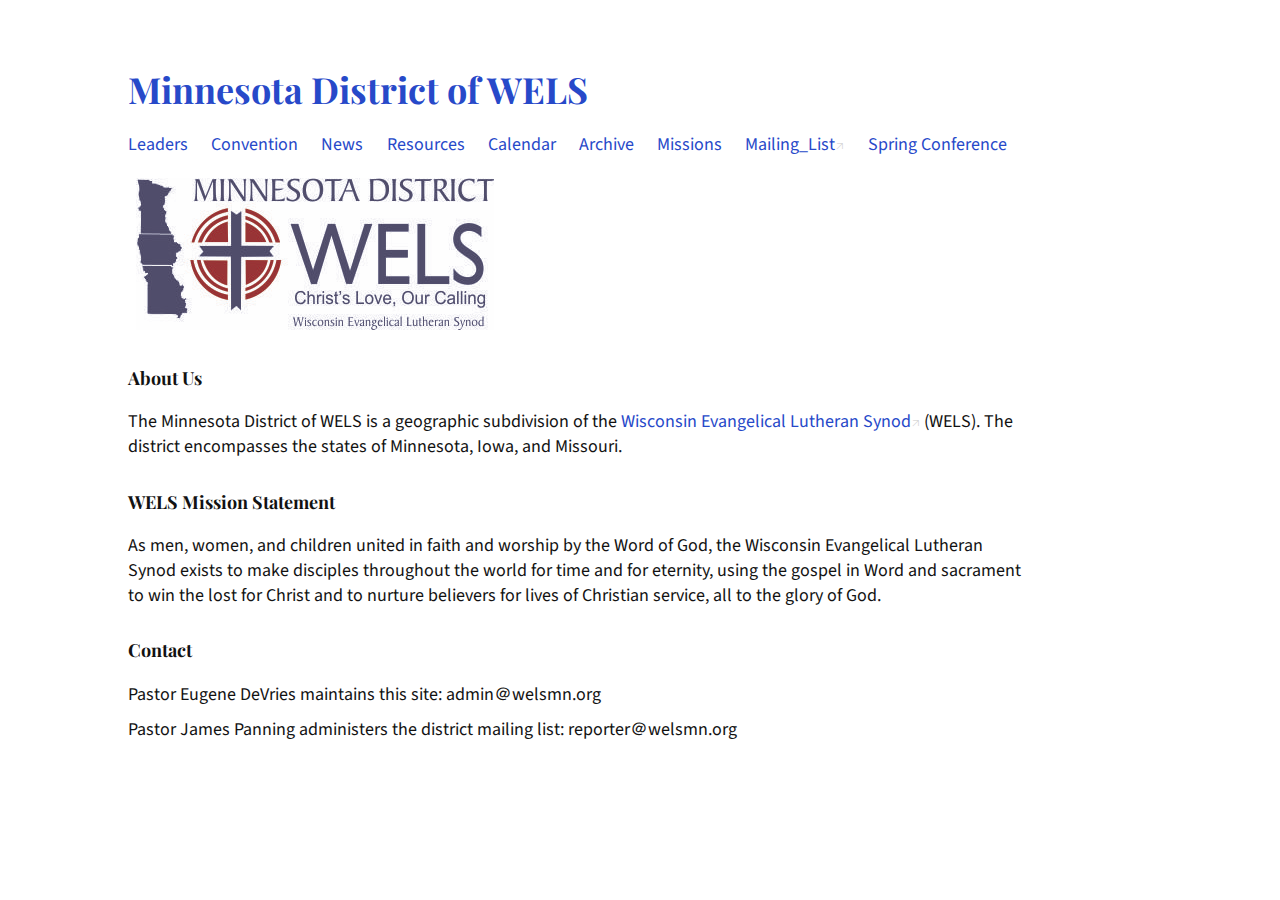
<file: index.html>
<!-- JOHN DOE’S PAGE - https://github.com/cadars/john-doe/ -->

<!DOCTYPE html>
<html lang="en">
  <head>
    <meta charset="utf-8">
    <meta name="viewport" content="width=device-width,initial-scale=1">

    <title>welsmn</title>
    <meta name="viewport" content="home page for the Minnesota District of the Wisconsin Evangelical Lutheran Synod">

	<link href="https://fonts.googleapis.com/css2?family=Playfair+Display&family=Source+Sans+Pro&display=swap" rel="stylesheet">
	
    <!-- Recommended minimum -->
    <meta property="og:title" content="Site title">
    <meta property="og:description" content="Site description">
    <meta property="og:image" content="img/site-image.jpg">
    <meta name="twitter:card" content="summary_large_image">

    <!-- You could also inline the stylesheet -->
    <link rel="stylesheet" href="style.css">
  </head>
  
  <body>

    <header>
      <h1>
        <a href="#home">Minnesota District of WELS</a>
      </h1>
      <nav>
        <a href="#leaders">Leaders</a>
        <a href="convention2026.html">Convention</a>
        <a href="#news">News</a>
        <a href="#resources">Resources</a>
        <a href="#calendar">Calendar</a>
        <a href="#archive">Archive</a>
        <a href="#missions">Missions</a>
        <a href="http://eepurl.com/gxnakj" target="_blank">Mailing_List</a>
        <a href="spring_conf.html">Spring Conference</a>
      </nav>
    </header>

    <main>

      <section id="home"> <!-- HOME -->

        <p><img src="logo.png" alt="logo" width="372" height="164" /></p>

        <h1>About Us</h1>
        <p>The Minnesota District of WELS is a geographic subdivision of the <a href="https://www.wels.net" target="_blank">Wisconsin Evangelical Lutheran Synod</a> (WELS). The district encompasses the states of Minnesota, Iowa, and Missouri.</p>
        <h1>WELS Mission Statement</h1>
        <p>As men, women, and children united in faith and worship by the Word of God, the Wisconsin Evangelical Lutheran Synod exists to make disciples throughout the world for time and for eternity, using the gospel in Word and sacrament to win the lost for Christ and to nurture believers for lives of Christian service, all to the glory of God.</p>
        <h1>Contact</h1>
        <p>Pastor Eugene DeVries maintains this site: admin&#65312;welsmn.org</p>
        <p>Pastor James Panning administers the district mailing list: reporter&#65312;welsmn.org</p>

      </section>

      <section id="resources"> <!-- RESOURCES -->
<!--       
	<h1>Retirement Saving Calculator</h1>
	<p><a href="calculator.html">calculator</a></p>
-->   

	<h1>Long Range Planning</h1>
	<p><a href="resource/MODIFIED_Congregational_Survey_Example.docx">Congregation Survey</a></p>
	<p><a href="resource/CAPE_2025nov04.docx">CAPE Proposal</a></p>

	<h1>Constitution Resources</h1>
	<p><a href="resource/church_governance_samples.pdf">Church Governance 3 Samples</a></p>
	<p><a href="resource/church_governance_samples.docx">Church Governance 3 Samples (.docx)</a></p>
	<p><a href="resource/governance_comparison.docx">Governance Comparison (.docx)</a></p>

	<h1>District Council 2025</h1>
	<p><a href="resource/2025_DC_reports.pdf">All District Council Reports</a></p>
      
   	<h1>Reports for Spring Conference 2025</h1>
	<p><a href="reports_6.pdf">Download Reports v.6</a></p>
      
      <h2>2025 MN District Leaders Workshop</h2>
      <p><a href="resource/Example_A_Small_Congregation_Consensus_2.rtf">Example A Small Congregation Consensus</a></p>
      <p><a href="resource/Example_A_Small_Congregation_with_Explanations_2.pdf">Example A Small Congregation with Explanation</a></p>
      <p><a href="resource/Example_B_Large_Congregation_2.rtf">Example B Large Congregation</a></p>
      <p><a href="resource/Example_B_Large_Congregation_with_Explanations_2.pdf">Example B Large Congregation with Explanations</a></p>

      
      <h2>WELS COP Letter: "Scriptural Principles of Man and Woman Roles"</h2>
      <p><a href="resource/Instruction_encouragement_guidance_on_Scriptural_Principles_of_Man_and_Woman_Roles_2.pdf">Instruction, encouragement, and guidance on Scriptural Principals of Man and Woman Roles
      <p><a href="https://synodadmin.welsrc.net/download-synodadmin/en-cristo/?wpdmdl=3422&refresh=670d7b43ec7b41728936771&ind=1728936748937&filename=Instruction,%20encouragement,%20and%20guidance%20on%20Scriptural%20Principles%20of%20Man%20and%20Woman%20Roles.pdf">Pastoral Letter on Man and Woman Roles</a></p>
      
      <h2>2024 District Council</h2>
      <p><a href="2024_district_council_reports.pdf">Reports</a></p>

        <h2>Teacher's Conference</h2>
        <p><a href="https://sites.google.com/site/mndltcinfo/home">Link to MN District Teacher's Conference</a></p>

        <h2>Ministry Resources</h2>

        <a href="resource/Congregation_Evaluation.docx" target="_blank">Congregation Evaluation Worksheet</a><br>
        <a href="resource/Pastoral_Evaluation_Process.doc" target="_blank">Pastor Evaluation Worksheet</a>

        <h2>2022 Leaders Workshop</h2>
        <a href="resource/accounting_terms_glossary.pdf" target="_blank">Accounting Terms</a><br>
        <a href="resource/accounting_best_practices.pptx" target="_blank">Accounting Best Practices Slides</a><br>
        <a href="resource/collection_worksheet.pdf" target="_blank">Collection Worksheet Example</a>

<h2>Synod Governance</h2>
<a href="resource/wels_synod_constitution_bylaws_august_2023.pdf" target="_blank">WELS Synod and District Constitution (August 2023 revision)</a> <br/>
<a href="http://online.nph.net/model-constitution-and-bylaws-1.html" target="_blank">WELS Model Constitution and Bylaws</a>


<h2>Call Resources</h2>
<a href="https://synodadmin.welsrc.net/download-synodadmin/assignment-and-call-request/" target="_blank">WELS Assignment and Call Request resource page</a>                                                    <br/>
<a href="resource/assignment_request_instructions_2024.pdf" target="_blank">2024 Called Worker Assignment request instructions</a><br>
<a href="resource/cp_led_call_meeting_agenda.pdf" target="_blank">Agenda for circuit pastor led call meeting</a> <br/>
<a href="https://scdwels.files.wordpress.com/2009/07/pastor-calling-document-copy.docx" target="_blank">Pastoral Calling Document</a> <br/>
<a href="https://scdwels.files.wordpress.com/2009/07/vacancy-pastor-call-form-printable.docx">Vacancy Pastor Call Form Printable</a><br/>
<a href="https://scdwels.files.wordpress.com/2009/07/installation-of-a-vacancy-or-interim-pastor-draft.docx">Rite of Installation &ndash; Vacancy or Interim Pastor</a><br/>
<a href="resource/call_courtesy_guidance_april_2020.pdf" target="_blank">Call Courtesies and Protocol</a><br/>
<a href="https://scdwels.files.wordpress.com/2009/07/sample-call-letter-assignment-committee.doc">Sample call letter Assignment Committee</a><br/>
<a href="https://scdwels.files.wordpress.com/2009/07/vicar-call-form.pdf">Vicar Call Form</a><br/>
<a href="https://missions.welsrc.net/download-missions/vims-resources/" target="_blank">Vicar in Missions info</a> <br/>
<a href="http://online.nph.net/teacher-call-form-package-of-10.html" target="_blank">Teacher Call form (NPH link)</a><br>
<a href="resource/elementary-call-form.pdf" target="_blank">Teacher Call Form Fillable pdf</a><br/>
<a href="resource/guidelines_for_retirement_calls_january_2017.pdf">Guidelines for retirement calls January 2017</a><br/>
<a href="https://cwcompcalc.wels.net/" target="_blank">WELS Called Worker Compensation Calculator</a><br/>
<a href="resource/divine_call_pastor_form.pdf" target="_blank">Pastor Call Form</a><br/>
<a href="resource/divine_call_pastor_form_2.pdf" target="_blank">Pastor Call Form v.2</a><br/>
<a href="resource/dual_parish_pastor.pdf" target="_blank">Dual Parish Pastor Call Form</a><br>

<h2>Evangelism Resources</h2>
<a href="resource/evangelism_organization_planning.pptx">Evangelism Organization and Planning</a><br/>
<a href="resource/prospect_nurture_witness.pptx">Prospect Nurture and Witness</a>

<h2>Elder Resources</h2>
<a href="https://online.nph.net/shepherds-assistants.html" target="_blank">Shepherd's Assistants book</a>

                                                                                <h2>Worship Resources</h2>
                                                                                <a href="https://scdwels.files.wordpress.com/2009/07/planning-christian-worship-year-a-advent-end-times.pdf">Planning Christian Worship &ndash; Year A &ndash; Advent &ndash; End Times</a>
                                                                            <br/>
                                                                            <a href="https://scdwels.files.wordpress.com/2009/07/pcw-b-11.pdf">Planning Christian Worship &mdash; Year B, Festival Half</a>
                                                                            <br/>
                                                                            <a href="https://scdwels.files.wordpress.com/2009/07/planning-christian-worship-year-b-non-festival.pdf">Planning Christian Worship &ndash; Year B &ndash; non-festival</a>
                                                                            <br/>
                                                                            <a href="https://scdwels.files.wordpress.com/2009/07/planning-christian-worship-year-c-festival-half.pdf">Planning Christian Worship Year C (Festival Half)</a>
                                                                            <br/>
                                                                            <a href="https://scdwels.files.wordpress.com/2009/07/planning-christian-worship-year-c-with-supplement.pdf">
                                                                                Planning Christian Worship Year C (Non-Festival Half)</a>
                                                                                <a href="http://wartburgproject.org/resources/" target="_blank">The Wartburg Project (EHV) Lectionary Readings</a>
                                                                            
                                                                            <h2>Mission's Resources</h2>
                                                                            <a href="resource/mission_process_book.pdf">New Mission Establishment Process</a>
                                                                            
                                                                            <h2>Study Documents and Bible Class Resources</h2>
                                                                            <a href="https://scdwels.files.wordpress.com/2009/07/cop-fellowship-study-toolbox.pdf">COP Fellowship Study Toolbox</a><br/>

                                                                                <h2>Conference/Convention Resources</h2>
                                                                                <a href="https://scdwels.files.wordpress.com/2009/07/nph-style_guide-1.pdf">NPH Style Guide</a>
                                                                                <h2>Administrative Resources</h2> 
                                                                                <a href="https://scdwels.files.wordpress.com/2009/07/wels-sexual-misconduct-policy.pdf">WELS Sexual Misconduct Policy</a>

      </section>





    <section id="news"> <!------------ NEWS  ----------- -->
	
	<h1>MN District Workshop</h1>
	<p>Each year, the Minnesota District hosts a one day workshop aimed at developing Christian leaders. Every workshop features an opening worship service, keynote address, and two breakout sessions. The workshop will be held at St. Croix Lutheran Academy (1200 Oakdale Ave, West St. Paul, MN). It will take place on March 14, 2026 from 9:00 a.m. to 4:00 p.m. For more information and to register, visit <a href="https://mnworkshop.com">mnworkshop.com</a>. Registration cost is $35. Lunch is included. </p>
	
	
        <h1>TLHA Job Opportunities</h1>

        <p>For nearly 124 years, The Lutheran Home Association in Belle Plaine, MN has been offering top quality care for older adults and people with special needs while making “the care of the soul the soul of our care.”  As we seek to continue to offer this care, we are looking for more people to join our staff. Please see the <a href="tlha_job.pdf">poster</a> or visit <a href="https://www.tlha.org/careers">www.tlha.org/careers</a> for more information.  We would love to have you join our Christian care environment.</p>

      </section>

      <section id="leaders"> <!-- LEADERS -->

        <article>
          <h2>Leaders</h2>
          <h2>Presidium</h2>
            <p>District President: Rev. Dennis Klatt <a href="https://yearbook.wels.net/soulpage/201176">(contact)</a><br>
            First Vice-President: Rev. Nathanael Scharf <a href="https://yearbook.wels.net/soulpage/212668">(contact)</a><br>
            Second Vice-President: Rev. Mathew Pfeifer <a href="https://yearbook.wels.net/soulpage/211528">(contact)</a><br>
            Secretary: Rev. Eugene DeVries <a href="https://yearbook.wels.net/soulpage/211428">(contact)</a></p>

          <h2>Crow River Conference</h2>
          <p>Chairman: Rev. Bill Werth <a href="https://yearbook.wels.net/soulpage/203688">(contact)</a><br>
          Secretary: Rev. James Grabitske <a href="https://yearbook.wels.net/soulpage/210400">(contact)</a></p>
          <p>Circuit Pastors:</p>
          <ul>
            <li>North: Rev. Bill Werth <a href="https://yearbook.wels.net/soulpage/203688">(contact)</a></li>
            <li>Southwest: Rev. Craig Engel <a href="https://yearbook.wels.net/soulpage/210074">(contact)</a></li>
            <li>East: Rev. Chris Oehlke <a href="https://yearbook.wels.net/soulpage/201911">(contact)</a></li>
          </ul>

          <h2>Mankato Conference</h2>
          <p>Chairman: Rev. Marques Nelson <a href="https://yearbook.wels.net/soulpage/219675">(contact)</a><br>
          Secretary: Rev. Martin Bentz <a href="https://yearbook.wels.net/soulpage/204102">(contact)</a></p>
          <p>Circuit Pastors:</p>
          <ul>
            <li>Mankato North: Rev. Jeremy Glowicki <a href="https://yearbook.wels.net/soulpage/210076">(contact)</a></li>
            <li>Mankato South: Rev. Jeff Enderle <a href="https://yearbook.wels.net/soulpage/210557">(contact)</a></li>
          </ul>

          <h2>Minnesota River Valley Conference</h2>
          <p>Chairman: Rev. Johann Caauwe <a href="https://yearbook.wels.net/soulpage/211633">(contact)</a><br>
          Secretary: Rev. Adam Manian <a href="https://yearbook.wels.net/soulpage/212711">(contact)</a></p>
          <p>Circuit Pastors:</p>
          <ul>
            <li>New Ulm: Rev. Jeffrey A. Bovee <a href="https://yearbook.wels.net/soulpage/200605">(contact)</a></li>
            <li>Redwood Valley: Rev. Johann Caauwe <a href="https://yearbook.wels.net/soulpage/211633">(contact)</a></li>
            <li>Minnesota River: Rev. Tim Berg <a href="https://yearbook.wels.net/soulpage/212703">(contact)</a></li>
          </ul>
          
          <h2>Red Wing Conference</h2>
          <p>Chairman: Rev. Brian Kom <a href="https://yearbook.wels.net/soulpage/208092">(contact)</a><br>
          Vice-Chair: Rev. Dan Reich <a href="https://yearbook.wels.net/soulpage/204059">(contact)</a><br>
          Secretary: Rev. Peter Sternberg <a href="https://yearbook.wels.net/soulpage/212311">(contact)</a></p>
          <p>Circuit Pastors:</p>
          <ul>
            <li>Goodhue: Rev. Todd Engel <a href="https://yearbook.wels.net/soulpage/208648">(contact)</a></li>
            <li>Rochester: Rev. Brian Kom <a href="https://yearbook.wels.net/soulpage/208092">(contact)</a></li>

          </ul>

          <h2>St. Croix Conference</h2>
          <p>Chairman: Rev. Dan Walters <a href="https://yearbook.wels.net/soulpage/212730">(contact)</a><br>
          Secretary: Rev. James Roecker <a href="https://yearbook.wels.net/soulpage/215494">(contact)</a></p>
          <p>Circuit Pastors:</p>
          <ul>
	        <li>North Central: Rev. Mark Wessel <a href="https://yearbook.wels.net/soulpage/203671">(contact)</a></li>
            <li>Northern: Rev. Samuel Biebert <a href="https://yearbook.wels.net/soulpage/214486">(contact)</a></li>
            <li>Central: Rev. Mark Kom <a href="https://yearbook.wels.net/soulpage/209534">(contact)</a></li>
            <li>South Central: Rev. James Roecker <a href="https://yearbook.wels.net/soulpage/215494">(contact)</a></li>
            <li>East: Rev. Paul Fritz <a href="https://yearbook.wels.net/soulpage/213897">(contact)</a></li>
            <li>West: Rev. John Stelljes<a href="https://yearbook.wels.net/soulpage/211090">(contact)</a></li>
          </ul>

          <h2>Southern Conference</h2>
          <p>Chairman: Rev. Roger Neumann <a href="https://yearbook.wels.net/soulpage/201862">(contact)</a><br>
          Secretary: Rev. Seth Georgson <a href="https://yearbook.wels.net/soulpage/213981">(contact)</a></p>
          <p>Circuit Pastors:</p>
          <ul>
            <li>Missouri: Rev. Seth Georgson <a href="https://yearbook.wels.net/soulpage/213981">(contact)</a></li>
            <li>Iowa: Rev. Roger Neumann <a href="https://yearbook.wels.net/soulpage/201862">(contact)</a></li>
          </ul>


          <h2>District Committee Chairmen</h2>
          <ul>
          	<li>Christian Giving: Pastor Roger Rockhoff <a href="https://yearbook.wels.net/soulpage/200569">(contact)</a></li>
            <li>Constitution: Pastor David Peters <a href="https://yearbook.wels.net/soulpage/204413">(contact)</a></li>
            <li>Discipleship: Pastor Ryan Wolfe <a href="https://yearbook.wels.net/soulpage/211188">(contact)</a></li>
            <li>Evangelism: Pastor Stephen Meyer <a href="https://yearbook.wels.net/soulpage/210404">(contact)</a></li>
            <li>Home Missions: Pastor Stephen Schmiel <a href="https://yearbook.wels.net/soulpage/214145">(contact)</a></li>
            <li>Legislation: Pastor Martin Bentz <a href="https://yearbook.wels.net/soulpage/204102">(contact)</a></li>
            <li>Lutheran Schools: Teacher David Gartner <a href="https://yearbook.wels.net/soulpage/205269">(contact)</a></li>
            <li>Nominating: Pastor James Panning <a href="https://yearbook.wels.net/soulpage/201693">(contact)</a></li>
            <li>Special Ministries: Pastor Patrick Feldhus <a href="https://yearbook.wels.net/soulpage/211634">(contact)</a></li>
            <li>Synodical Council: Mr. Kurt Sames <a href="https://yearbook.wels.net/soulpage/228896">(contact)</a></li>
            <li>Worship: Pastor Joel Gawrisch <a href="https://yearbook.wels.net/soulpage/210075">(contact)</a></li>
          </ul>

          <h2><a href="https://sites.google.com/site/mndltcinfo/home">Minnesota District Lutheran Teacher's Conference (MNDLTC)</a></h2>
          <ul>
            <li>Chairman: Ryan Klatt <a href="https://yearbook.wels.net/soulpage/215314">(contact)</a></li>
            <li>Vice-Chairman: Jared Christensen <a href="https://yearbook.wels.net/soulpage/210982">(contact)</a></li>
            <li>Secretary/Treasurer: Ryan Randall <a href="https://yearbook.wels.net/soulpage/212736">(contact)</a></li>
          </ul>

        </article>
      </section>

      <section id="calendar"> <!-- CALENDAR -->

        <div class="w3-row w3-padding-64" id="calendar">
          <div class="w3-col l6 w3-padding-large">
             <h1>Calendar</h1>
             <iframe src="https://calendar.google.com/calendar/embed?src=vlokb3u97impqdlnrql50n1as8%40group.calendar.google.com&ctz=America%2FChicago" style="border: 0" width="800" height="600" frameborder="0" scrolling="no"></iframe>
          </div>
        </div>

      </section>



      <section id="archive"> <!-- ARCHIVE -->

    <article>
    <h2>Archive</h2>
    <p>Official documents and reports from past district conventions.</p>
    <p><a href="convention2024.html">2024 District Convention</a></p>
    <p><a href="convention2022/convention.html">2022 District Convention</a></p>
	<p><a href="convention2018/convention.html">2018 District Convention</a></p>
    </article>

        <article>
          <h2>Essays</h2>
          <p>Essays to build up your knowledge and faith.</p>
          <p><a href="essays/Barkow_Pauls_Outreach_to_Different_Audiences.pdf" target="_blank">Paul's Outreach to Different Audiences - Rev. David Barkow</a></p>
          <p><a href="essays/brohn_church_is_evangelical.pdf" target="_blank">What Does It Mean to Be Evangelical - Rev Jon Brohn</a></p>
          <p><a href="essays/Cordes_Being_Missional.pdf" target="_blank">What Does It Mean to Be Missional - Rev. Chris Cordes</a></p>
          <p><a href="essays/Degner_Joyful_Generosity.pdf" target="_blank">Joyful Generosity - Rev. Charles Degner</a></p>
          <p><a href="essays/Limpert_Being_A_Confessional_Lutheran.pdf" target="_blank">Being a Confessional Lutheran - Rev. Jeffrey Limpert</a></p>
          <p><a href="essays/peperkorn_depression_2014.pdf" target="_blank">A Lutheran View of Depression - Rev. Todd Peperkorn</a></p>
          <p><a href="essays/siggelkow_talking_about_drinking.pdf" target="_blank">Talking About Drinking - Rev. Alan Siggelkow</a></p>
          <p><a href="essays/smith_history_mn_district.pdf" target="_blank">History of the Minnesota District - Rev. Tim Smith</a></p>
          <p><a href="essays/smith_piel_stem.pdf" target="_blank">The Piel Stem - Rev. Tim Smith</a></p>
          <p><a href="essays/Sternberg_Exegesis_Jonah_3.pdf" target="_blank">Exegesis of Jonah 3 - Rev. Peter Sternberg</a></p>

        </article>

      </section>

      <section id="missions"> <!- ------------ MISSIONS --------------- -->

        <article>
          <p>To Congregations and Pastors within the Minnesota District,</p>
          <p>The Minnesota District Board of Home Missions has its own website to share information about Home Missions within the district.</p>
                    <p><a href="https://mndistrictmissions.com">MNdistrictmissions.com</a></p>
          
    <p>If you have any feedback regarding new home mission prospects, information on the website, or any general home mission questions, please use the feedback button at the bottom left of the website.  We will continue to expand <a href="https://mndistrictmissions.com">this website</a> to engage more with congregations to help us identify new areas across the district, whether it is a new prospect location or mission enhancements in existing congregations.</p>
    
    <p>You can also find a <a href="https://mndistrictmissions.com/home-mission-board-process-diagram">resource</a> which outlines the process for starting up a new Home Mission.</p>
    <p>We ask you to share <a href="https://mndistrictmissions.com">this link</a> and information of the Home Missions within your congregation. In addition, we appreciate your congregations keeping these new Home Missions in your prayers!</p>
          <p>In Christ Alone,
The Minnesota District Board of Home Missions</p>
        </article>

      </section>

      <section id="mailinglist"> <!- - MAILING LIST ------------------- -->

        <p>
          <a href="http://eepurl.com/gxnakj">Click here</a> to reach the signup page for our mailing list.
        </p>

      </section>

      <section id="registration"> <!-- REGISTRATION -->

        <article>

<!--             <p style="border-width:3px; border-style:solid; border-color:#0703FC; padding:1em;">
              </p>     -->
	<div class="text-box">
        <p>No Registrations are open now.</p>

    </div>
    
	

        
              
    

        </article>

      </section>


    </main>

    <!-- ----------
    LIGHTBOX IMAGES
    ----------- -->

    <!-- PHOTOS grid -->

    <a href="#photos" class="lightbox" id="img-01"><img loading="lazy" alt="" src="//dummyimage.com/3000x3000/ddd/bbb"></a>
    <a href="#photos" class="lightbox" id="img-02"><img loading="lazy" alt="" src="//dummyimage.com/4000x3000/ddd/bbb"></a>
    <a href="#photos" class="lightbox" id="img-03"><img loading="lazy" alt="" src="//dummyimage.com/3000x4000/ddd/bbb"></a>
    <a href="#photos" class="lightbox" id="img-04"><img loading="lazy" alt="" src="//dummyimage.com/3000x3000/ddd/bbb"></a>
    <a href="#photos" class="lightbox" id="img-05"><img loading="lazy" alt="" src="//dummyimage.com/4000x3000/ddd/bbb"></a>


    <!-- Other images -->

    <a href="#about" class="lightbox" id="img-about"><img loading="lazy" alt="" src="//dummyimage.com/2400x1200/ddd/bbb"></a>

  </body>
</html>
</file>
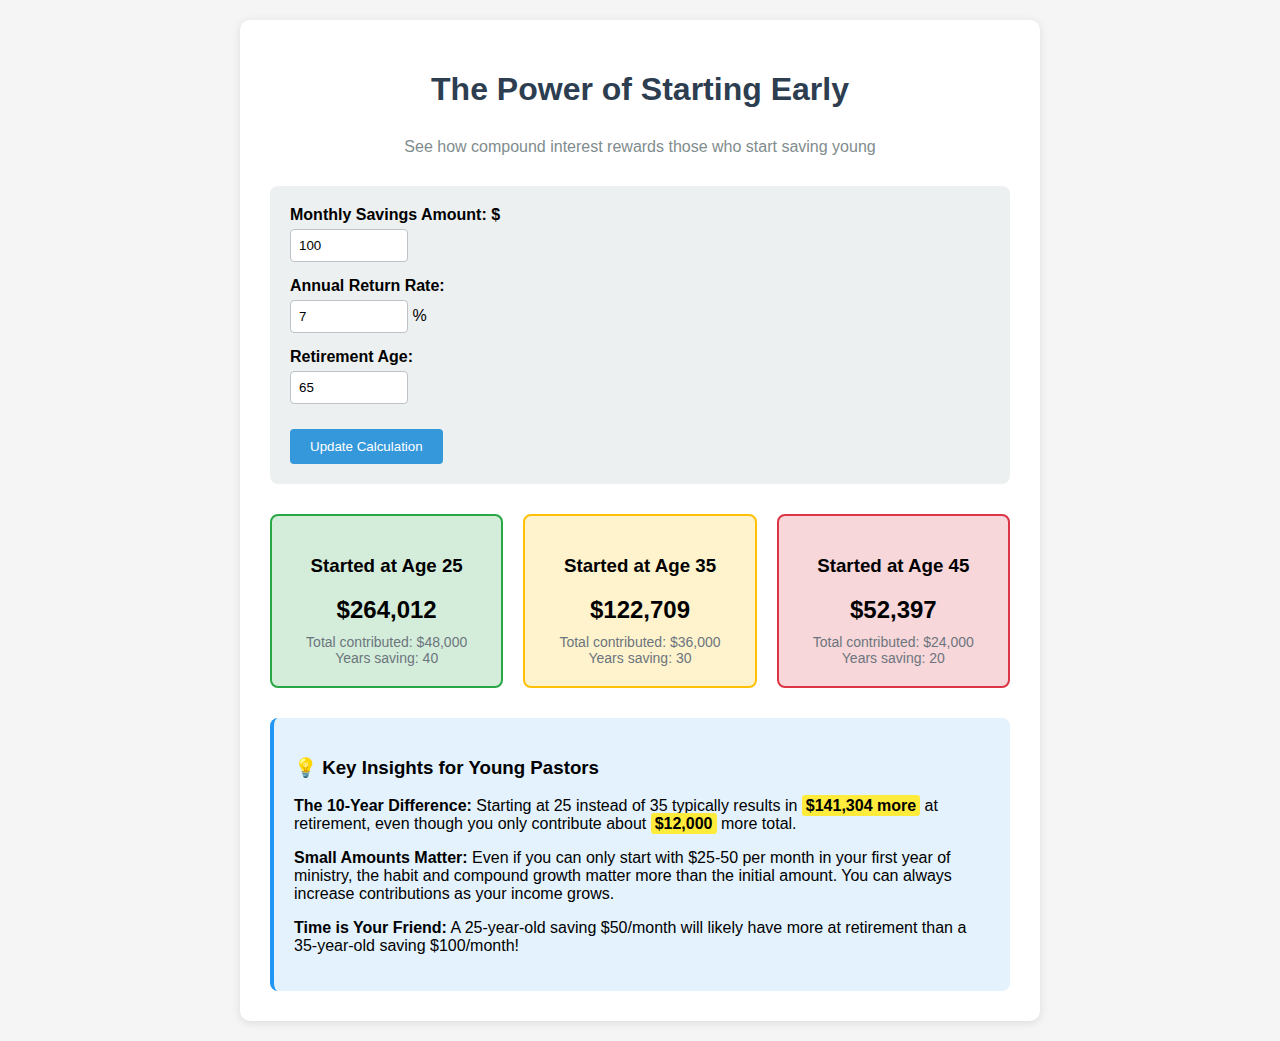
<file: calculator.html>
<!DOCTYPE html>
<html lang="en">
<head>
    <meta charset="UTF-8">
    <meta name="viewport" content="width=device-width, initial-scale=1.0">
    <title>The Power of Starting Early - Retirement Savings</title>
    <style>
        body {
            font-family: Arial, sans-serif;
            max-width: 800px;
            margin: 0 auto;
            padding: 20px;
            background-color: #f5f5f5;
        }
        .container {
            background: white;
            padding: 30px;
            border-radius: 10px;
            box-shadow: 0 2px 10px rgba(0,0,0,0.1);
        }
        h1 {
            color: #2c3e50;
            text-align: center;
            margin-bottom: 30px;
        }
        .controls {
            background: #ecf0f1;
            padding: 20px;
            border-radius: 8px;
            margin-bottom: 30px;
        }
        .control-group {
            margin-bottom: 15px;
        }
        label {
            display: block;
            margin-bottom: 5px;
            font-weight: bold;
        }
        input[type="number"] {
            width: 100px;
            padding: 8px;
            border: 1px solid #bdc3c7;
            border-radius: 4px;
        }
        .results {
            display: grid;
            grid-template-columns: 1fr 1fr 1fr;
            gap: 20px;
            margin-bottom: 30px;
        }
        .result-card {
            padding: 20px;
            border-radius: 8px;
            text-align: center;
        }
        .age25 { background: #d4edda; border: 2px solid #28a745; }
        .age35 { background: #fff3cd; border: 2px solid #ffc107; }
        .age45 { background: #f8d7da; border: 2px solid #dc3545; }
        .final-amount {
            font-size: 24px;
            font-weight: bold;
            margin: 10px 0;
        }
        .contributed {
            color: #6c757d;
            font-size: 14px;
        }
        .insights {
            background: #e3f2fd;
            padding: 20px;
            border-radius: 8px;
            border-left: 4px solid #2196f3;
        }
        .highlight {
            background: #ffeb3b;
            padding: 2px 4px;
            border-radius: 3px;
            font-weight: bold;
        }
        @media (max-width: 600px) {
            .results {
                grid-template-columns: 1fr;
            }
        }
    </style>
</head>
<body>
    <div class="container">
        <h1>The Power of Starting Early</h1>
        <p style="text-align: center; color: #7f8c8d; margin-bottom: 30px;">
            See how compound interest rewards those who start saving young
        </p>

        <div class="controls">
            <div class="control-group">
                <label for="monthly">Monthly Savings Amount: $</label>
                <input type="number" id="monthly" value="100" min="25" step="25">
            </div>
            <div class="control-group">
                <label for="rate">Annual Return Rate: </label>
                <input type="number" id="rate" value="7" min="1" max="15" step="0.5"> %
            </div>
            <div class="control-group">
                <label for="retirement">Retirement Age: </label>
                <input type="number" id="retirement" value="65" min="60" max="70">
            </div>
            <button onclick="calculate()" style="background: #3498db; color: white; border: none; padding: 10px 20px; border-radius: 4px; cursor: pointer; margin-top: 10px;">
                Update Calculation
            </button>
        </div>

        <div class="results">
            <div class="result-card age25">
                <h3>Started at Age 25</h3>
                <div class="final-amount" id="result25">$0</div>
                <div class="contributed">Total contributed: <span id="contrib25">$0</span></div>
                <div class="contributed">Years saving: <span id="years25">40</span></div>
            </div>
            <div class="result-card age35">
                <h3>Started at Age 35</h3>
                <div class="final-amount" id="result35">$0</div>
                <div class="contributed">Total contributed: <span id="contrib35">$0</span></div>
                <div class="contributed">Years saving: <span id="years35">30</span></div>
            </div>
            <div class="result-card age45">
                <h3>Started at Age 45</h3>
                <div class="final-amount" id="result45">$0</div>
                <div class="contributed">Total contributed: <span id="contrib45">$0</span></div>
                <div class="contributed">Years saving: <span id="years45">20</span></div>
            </div>
        </div>

        <div class="insights">
            <h3>💡 Key Insights for Young Pastors</h3>
            <p><strong>The 10-Year Difference:</strong> Starting at 25 instead of 35 typically results in 
            <span class="highlight" id="difference">significantly more</span> at retirement, even though you only contribute about <span class="highlight" id="extraContrib">$12,000</span> more total.</p>
            
            <p><strong>Small Amounts Matter:</strong> Even if you can only start with $25-50 per month in your first year of ministry, the habit and compound growth matter more than the initial amount. You can always increase contributions as your income grows.</p>
            
            <p><strong>Time is Your Friend:</strong> A 25-year-old saving $50/month will likely have more at retirement than a 35-year-old saving $100/month!</p>
        </div>
    </div>

    <script>
        function calculateCompoundGrowth(monthlyContribution, annualRate, years) {
            const monthlyRate = annualRate / 100 / 12;
            const months = years * 12;
            
            let balance = 0;
            for (let i = 0; i < months; i++) {
                balance = (balance + monthlyContribution) * (1 + monthlyRate);
            }
            return balance;
        }

        function formatCurrency(amount) {
            return new Intl.NumberFormat('en-US', {
                style: 'currency',
                currency: 'USD',
                maximumFractionDigits: 0
            }).format(amount);
        }

        function calculate() {
            const monthly = parseFloat(document.getElementById('monthly').value);
            const rate = parseFloat(document.getElementById('rate').value);
            const retirementAge = parseInt(document.getElementById('retirement').value);

            const years25 = retirementAge - 25;
            const years35 = retirementAge - 35;
            const years45 = retirementAge - 45;

            const result25 = calculateCompoundGrowth(monthly, rate, years25);
            const result35 = calculateCompoundGrowth(monthly, rate, years35);
            const result45 = calculateCompoundGrowth(monthly, rate, years45);

            const contrib25 = monthly * 12 * years25;
            const contrib35 = monthly * 12 * years35;
            const contrib45 = monthly * 12 * years45;

            // Update results
            document.getElementById('result25').textContent = formatCurrency(result25);
            document.getElementById('result35').textContent = formatCurrency(result35);
            document.getElementById('result45').textContent = formatCurrency(result45);

            document.getElementById('contrib25').textContent = formatCurrency(contrib25);
            document.getElementById('contrib35').textContent = formatCurrency(contrib35);
            document.getElementById('contrib45').textContent = formatCurrency(contrib45);

            document.getElementById('years25').textContent = years25;
            document.getElementById('years35').textContent = years35;
            document.getElementById('years45').textContent = years45;

            // Update insights
            const difference = result25 - result35;
            const extraContrib = contrib25 - contrib35;
            document.getElementById('difference').textContent = formatCurrency(difference) + ' more';
            document.getElementById('extraContrib').textContent = formatCurrency(extraContrib);
        }

        // Calculate on page load
        calculate();

        // Recalculate when inputs change
        document.getElementById('monthly').addEventListener('input', calculate);
        document.getElementById('rate').addEventListener('input', calculate);
        document.getElementById('retirement').addEventListener('input', calculate);
    </script>
</body>
</html>
</file>
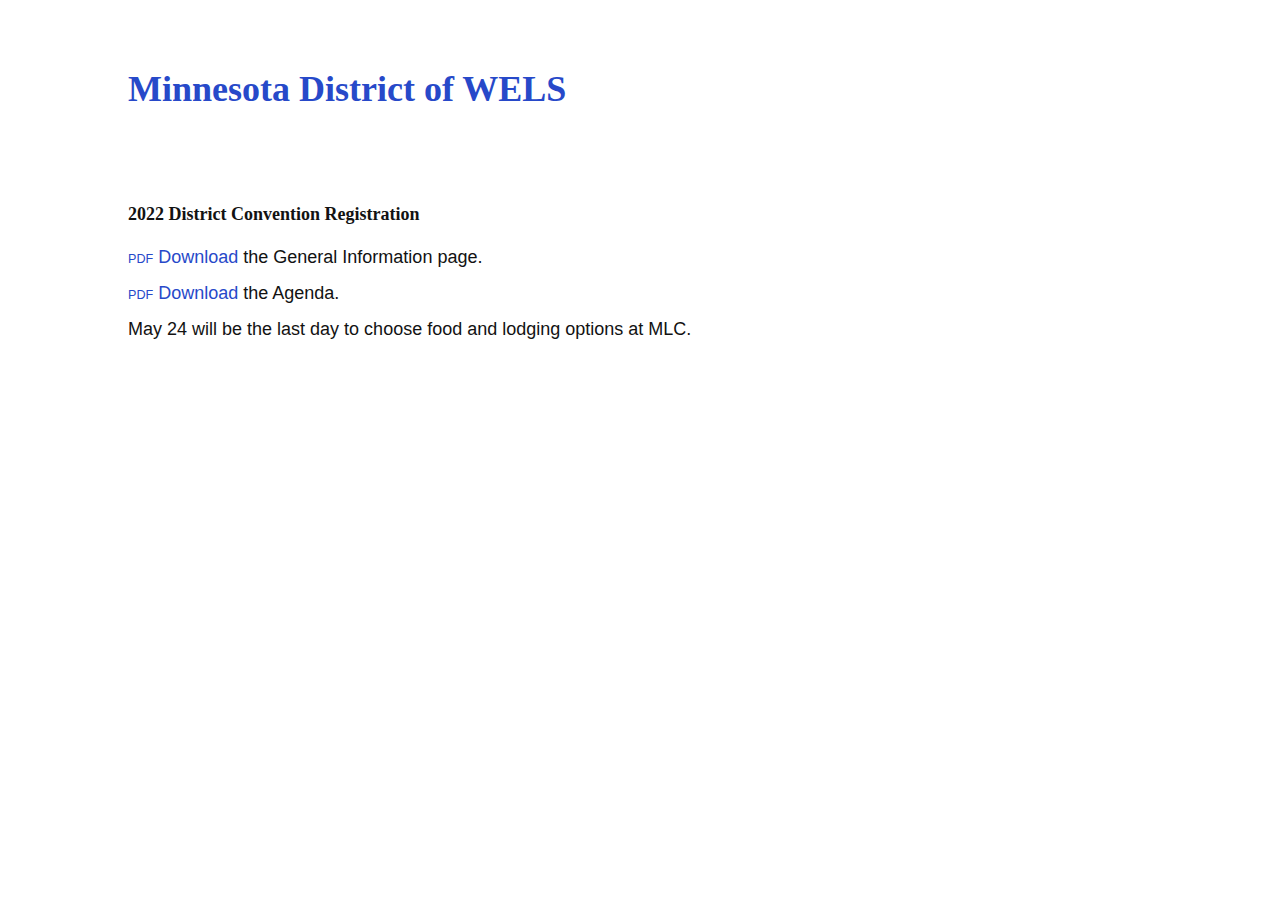
<file: convention2022.html>
<!-- JOHN DOE’S PAGE - https://github.com/cadars/john-doe/ -->

<!DOCTYPE html>
<html lang="en">
  <head>
    <meta charset="utf-8">
    <meta name="viewport" content="width=device-width,initial-scale=1">

    <title>welsmn</title>
    <meta name="description" content="Site description">

    <!-- Recommended minimum -->
    <meta property="og:title" content="Site title">
    <meta property="og:description" content="Site description">
    <meta property="og:image" content="img/site-image.jpg">
    <meta name="twitter:card" content="summary_large_image">

    <!-- You could also inline the stylesheet -->
    <link rel="stylesheet" href="style.css">

  </head>
  <body>

    <header>
      <h1>
        <a href="index.html">Minnesota District of WELS</a>
      </h1>
    </header>

    <main>

      <section id="home"> <!-- REGISTRATION -->

        <article>
          <h1>2022 District Convention Registration</h1>
          <p><a href="convention2022/2022_convention_general_info.pdf">Download</a> the General Information page.</p>
          <p><a href="convention2022/2022_MN_District_Convention_Final_Agenda.pdf">Download</a> the Agenda.</p>

          <p>May 24 will be the last day to choose food and lodging options at MLC. </p>

          <script type="text/javascript" src="https://form.jotform.com/jsform/221216259552049"></script>
        </article>

      </section>


    </main>

  </body>
</html>
</file>
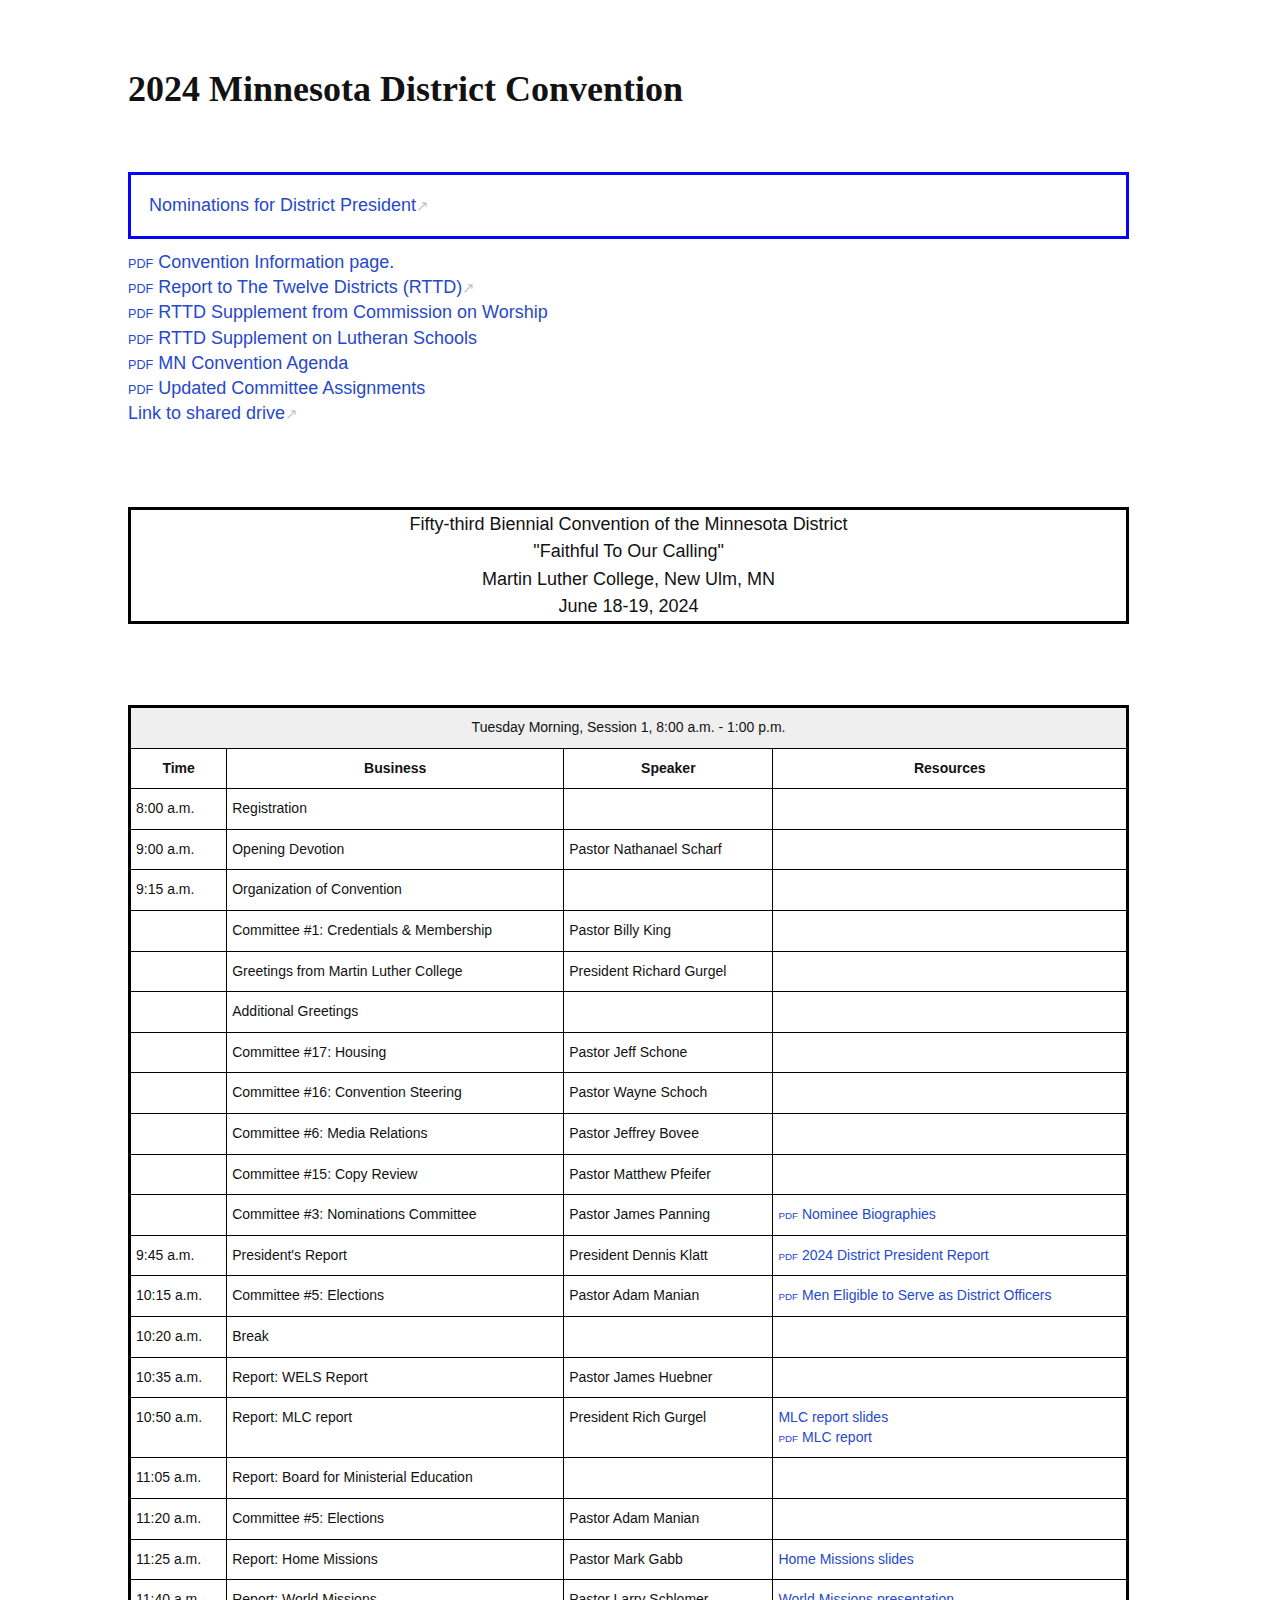
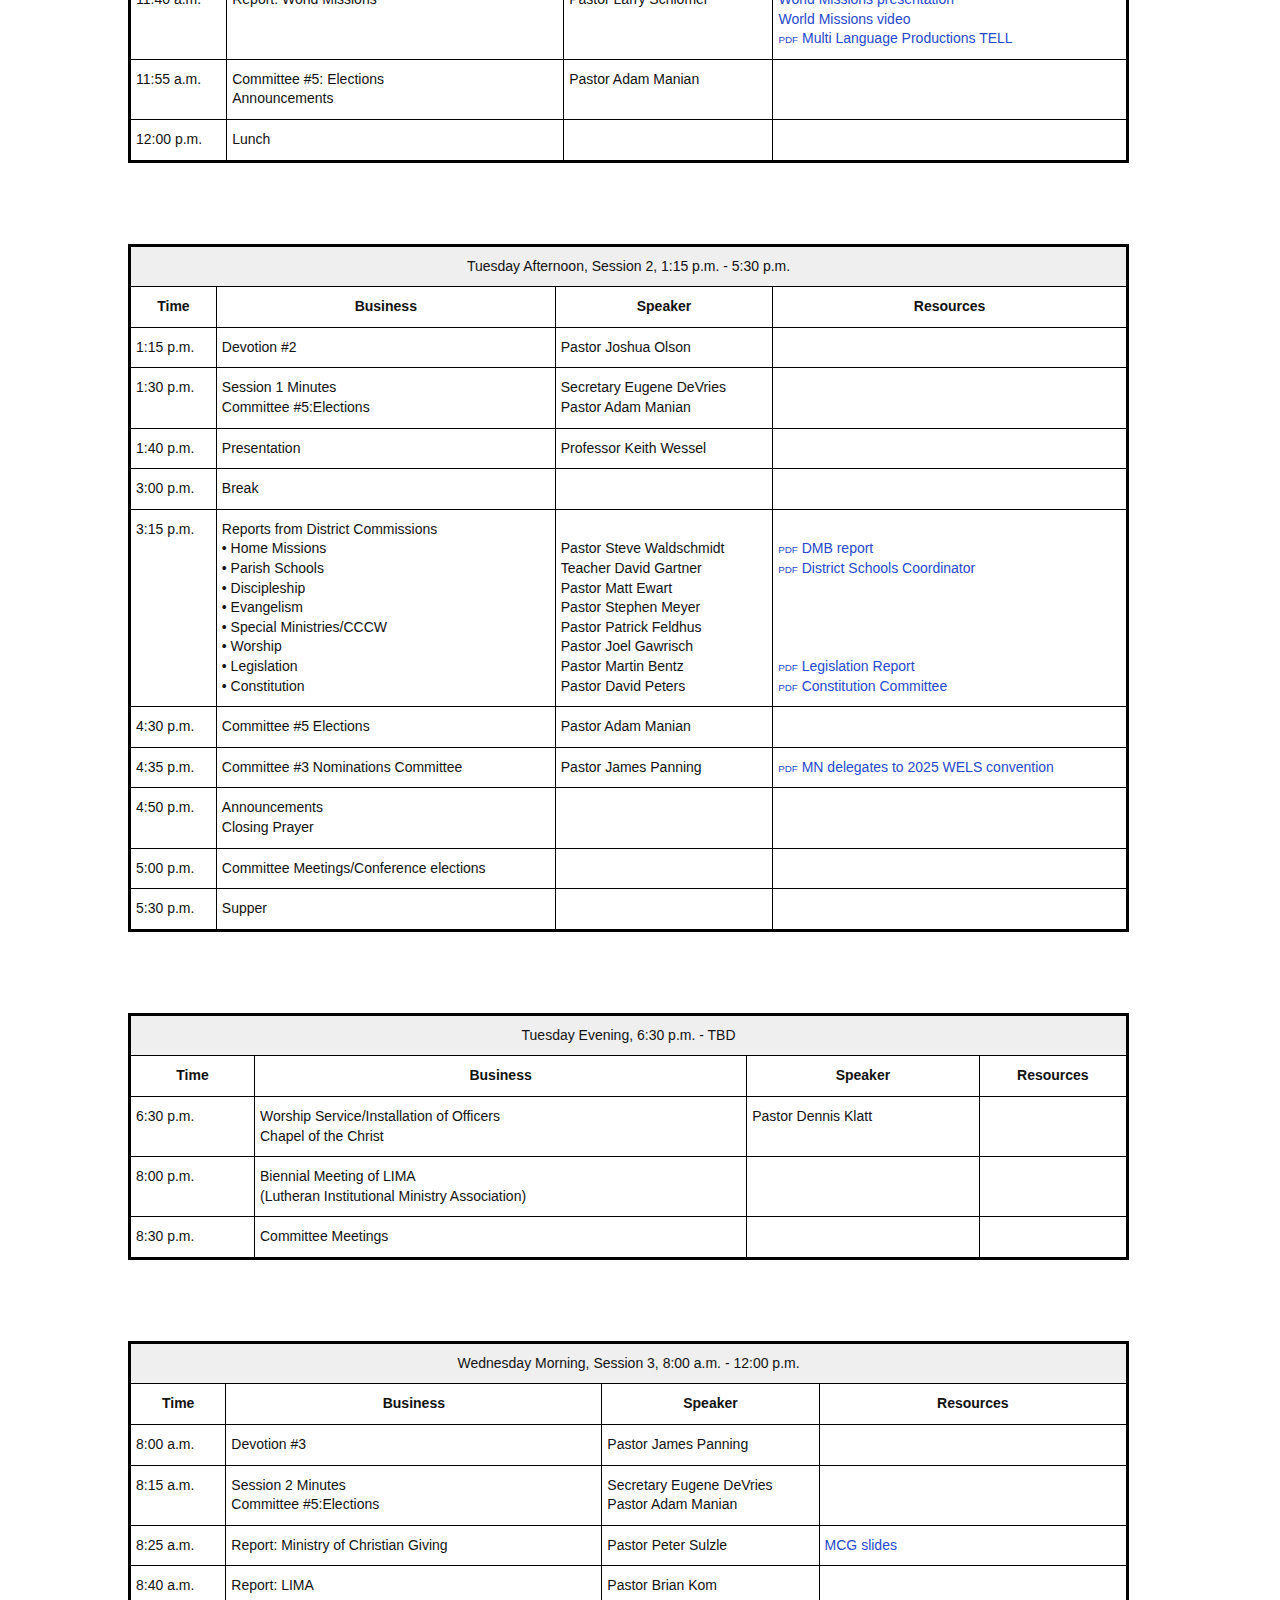
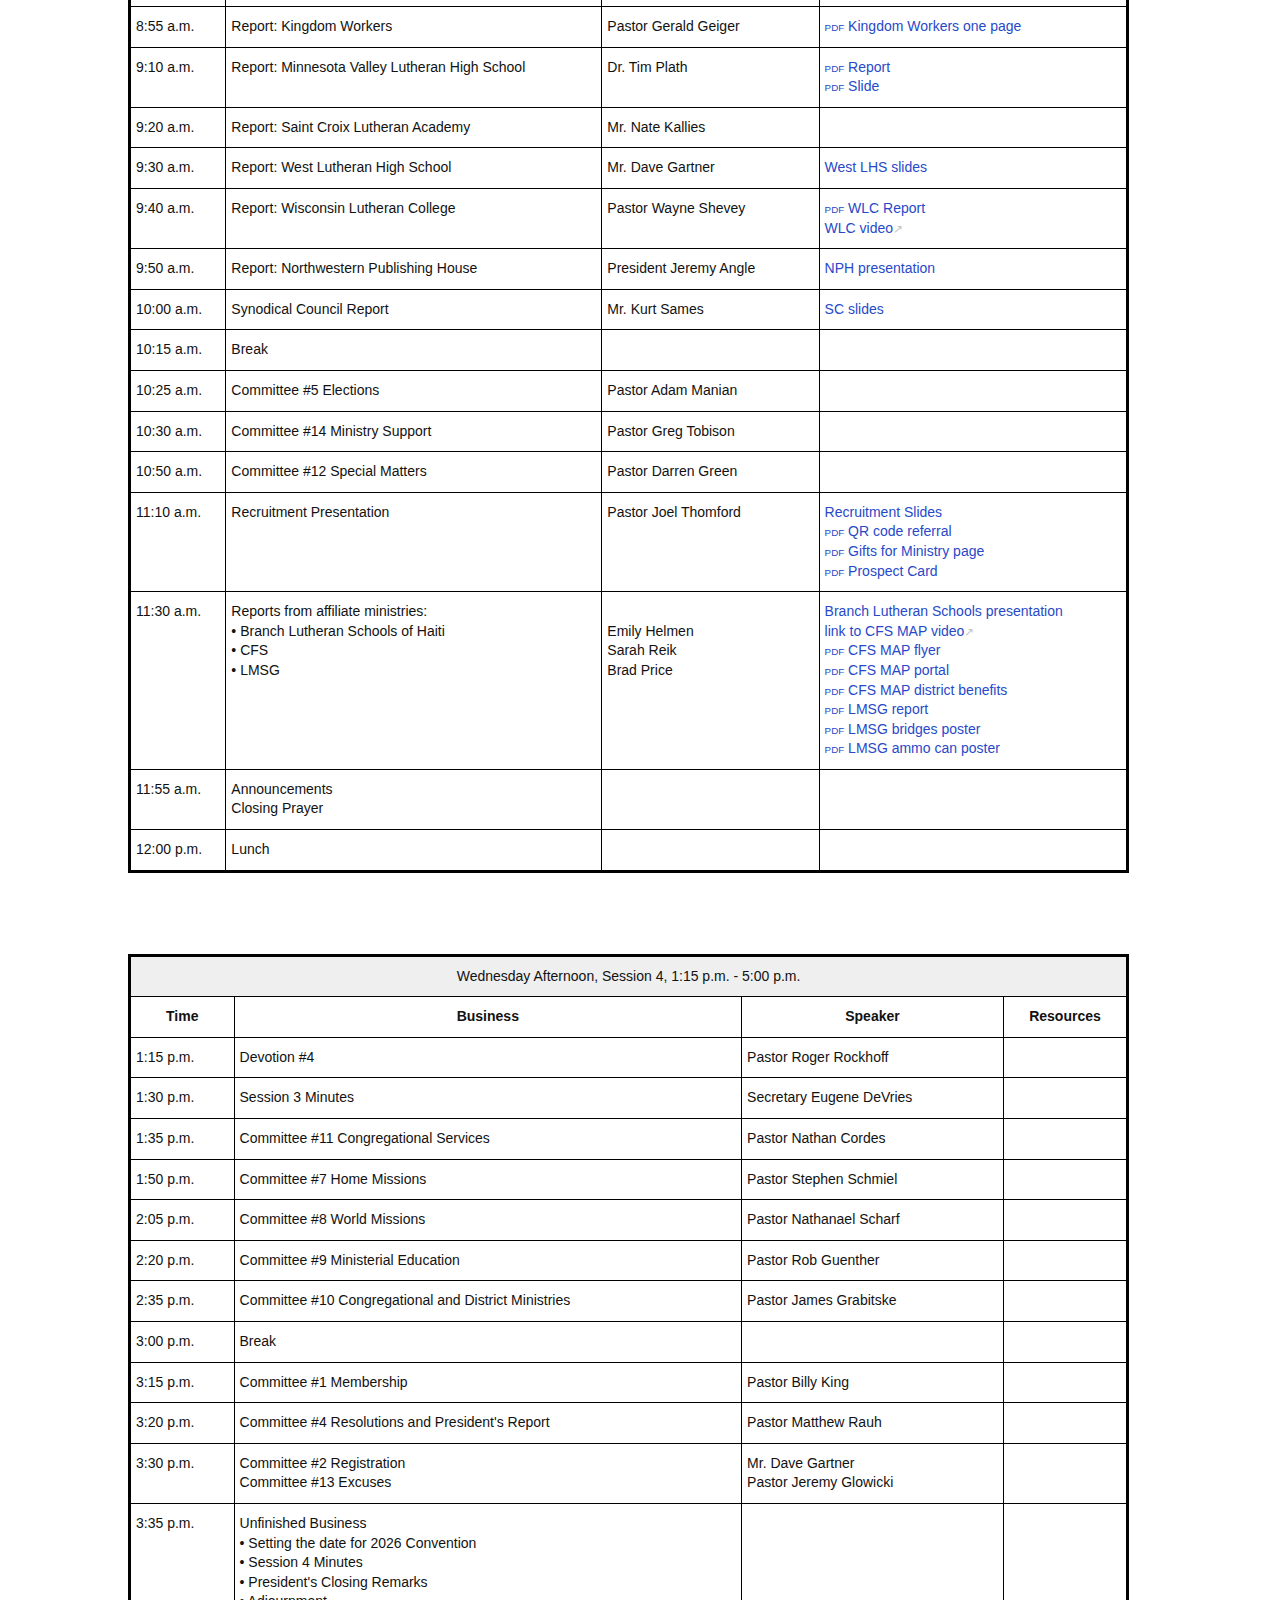
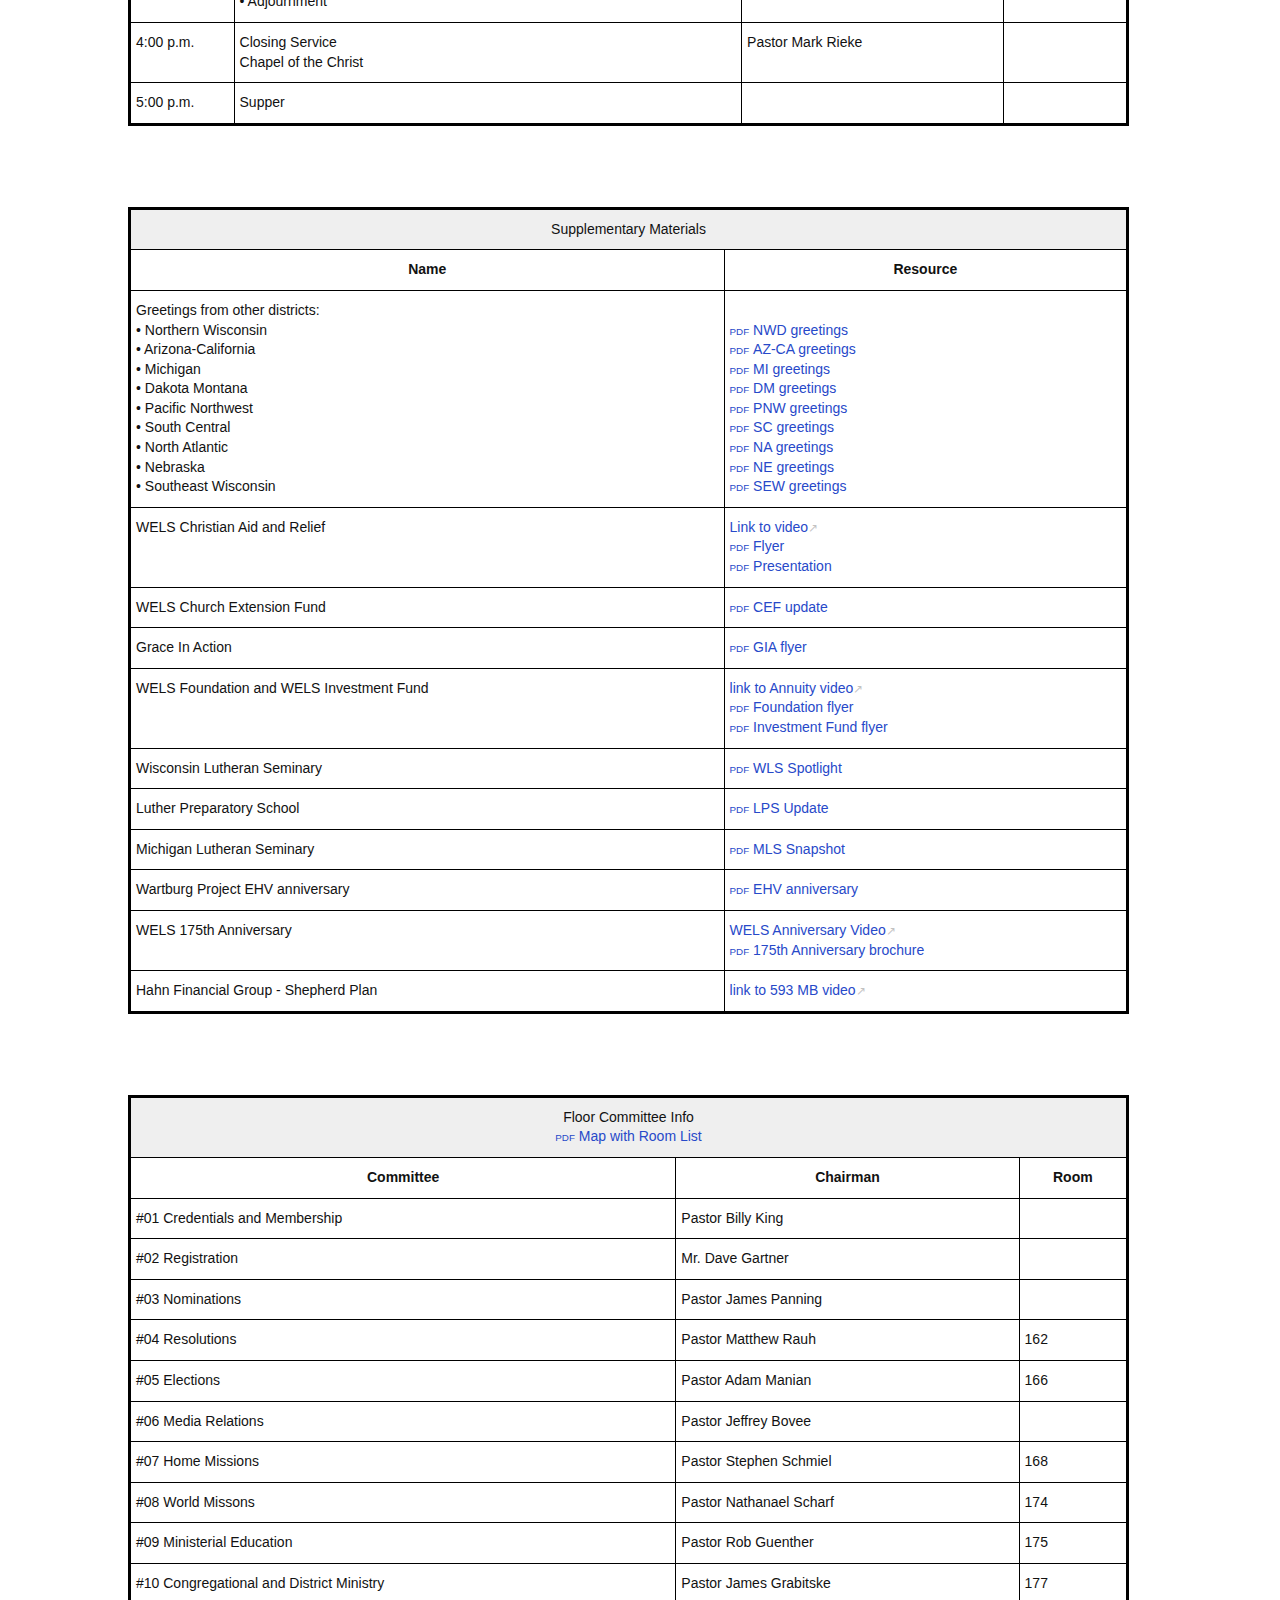
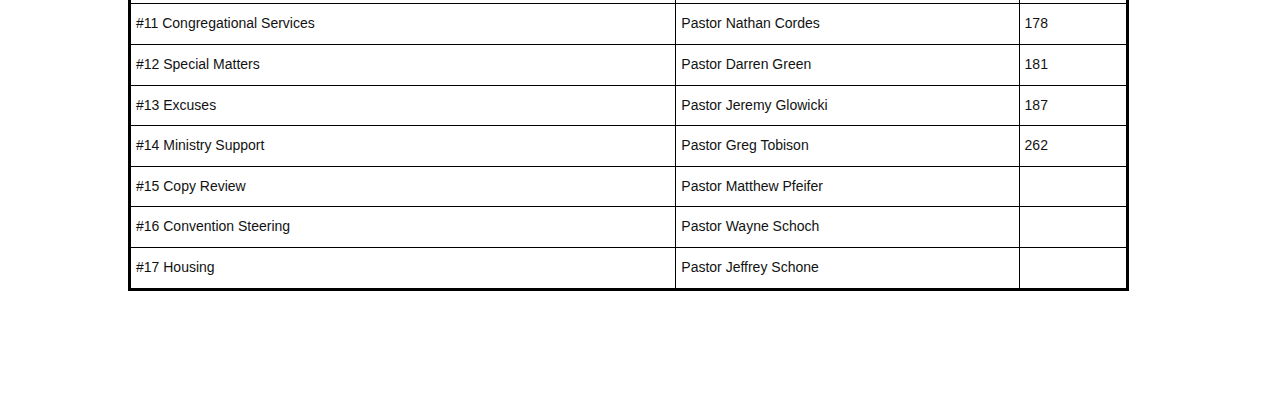
<file: convention2024.html>
<!-- JOHN DOE’S PAGE - https://github.com/cadars/john-doe/ -->

<!DOCTYPE html>
<html lang="en">
  <head>
    <meta charset="utf-8">
    <meta name="viewport" content="width=device-width,initial-scale=1">

    <title>MN Convention Home</title>
    <meta name="description" content="Site description">

    <!-- Recommended minimum -->
    <meta property="og:title" content="Site title">
    <meta property="og:description" content="Site description">
    <meta property="og:image" content="img/site-image.jpg">
    <meta name="twitter:card" content="summary_large_image">

    <!-- You could also inline the stylesheet -->
    <link rel="stylesheet" href="style.css">

  </head>
  <body>

    <header>

        <h1>2024 Minnesota District Convention</h1>

<!---      <nav>
        <a href="#greetings">District_Greetings</a>
        <a href="#reports">Committee_Reports</a>
        <a href="#information">Informational_Pieces</a>

      </nav>      -->
    </header>

    <main>

      <section id="home"> <!-- HOME -->

        <article>

<!-- Election Information Here --!>

          <p style="border-width:3px; border-style:solid; border-color:#0703FC; padding:1em;" visibility="hidden"><a href="https://docs.google.com/forms/d/e/1FAIpQLSeBeWjQyfIFSatbS93kZEAjk5IVPk6v0J2UAnxR4M038VmUyg/viewform" target="_blank">Nominations for District President</a>

            </p>
<p>
<a href="convention2024/convention_info_2024.pdf">Convention Information page.</a><br>
<a href="https://synodadmin.welsrc.net/download-synodadmin/official-synod-reports/?wpdmdl=3263&refresh=663e757be290a1715369339&ind=1715369248292&filename=SA-RTTD-2024.pdf">Report to The Twelve Districts (RTTD)</a><br>
<a href="convention2024/RTTD_supp_worship.pdf">RTTD Supplement from Commission on Worship</a><br>
<a href="convention2024/RTTD_supp_lutheran_schools.pdf">RTTD Supplement on Lutheran Schools</a><br>
<a href="convention2024/2024_convention_agenda_final.pdf">MN Convention Agenda</a><br>
<a href="convention2024/CommitteeAssignmentsFinal.pdf">Updated Committee Assignments</a><br>
<a href="https://drive.google.com/drive/folders/12QQnfhyaKAQ6dUKYVJ40SsqqJvMP5AnD">Link to shared drive</a>
</p>
        </article>
        
        <article>
        	<table class="mine">
        		<tr>
        			<td align="center">Fifty-third Biennial Convention of the Minnesota District</td>
        		</tr>
        		<tr>
        			<td align="center" size="24pt">"Faithful To Our Calling"</td>
        		</tr>
        		<tr>
        			<td align="center">Martin Luther College, New Ulm, MN</td>
        		</tr>
        		<tr>
        			<td align="center">June 18-19, 2024</td>
        		</tr>
        	</table>
        </article>
        
        <article>
        <table class="tg">
        <tr bgcolor="efefef">
        	<td align="center" colspan="4">Tuesday Morning, Session 1, 8:00 a.m. - 1:00 p.m.</td>
        </tr>
  <tr>
    <th><span style="font-weight:bold">Time</span></th>
    <th><span style="font-weight:bold">Business</span></th>
    <th><span style="font-weight:bold">Speaker</span></th>
    <th><span style="font-weight:bold">Resources</span></th>
  </tr>
<tbody>
  <tr>
    <td class="tg-0pky">8:00 a.m.</td>
    <td class="tg-0pky">Registration</td>
    <td class="tg-0pky"></td>
    <td class="tg-0pky"></td>
  </tr>
  <tr>
    <td class="tg-0pky">9:00 a.m.</td>
    <td class="tg-0pky">Opening Devotion</td>
    <td class="tg-0pky">Pastor Nathanael Scharf</td>
    <td class="tg-0pky"></td>
  </tr>
  <tr>
    <td class="tg-0pky">9:15 a.m.</td>
    <td class="tg-0pky">Organization of Convention</td>
    <td class="tg-0pky"></td>
    <td class="tg-0pky"></td>
  </tr>
  <tr>
    <td class="tg-0pky"></td>
    <td class="tg-0pky">Committee #1: Credentials &amp; Membership</td>
    <td class="tg-0pky">Pastor Billy King</td>
    <td class="tg-0pky"></td>
  </tr>
  <tr>
    <td class="tg-0pky"></td>
    <td class="tg-0pky">Greetings from Martin Luther College</td>
    <td class="tg-0pky">President Richard Gurgel</td>
    <td class="tg-0pky"></td>
  </tr>
  <tr>
    <td class="tg-0pky"></td>
    <td class="tg-0pky">Additional Greetings</td>
    <td class="tg-0pky"></td>
    <td class="tg-0pky"></td>
  </tr>
  <tr>
    <td class="tg-0pky"></td>
    <td class="tg-0pky">Committee #17: Housing</td>
    <td class="tg-0pky">Pastor Jeff Schone</td>
    <td class="tg-0pky"></td>
  </tr>
  <tr>
    <td class="tg-0pky"></td>
    <td class="tg-0pky">Committee #16: Convention Steering</td>
    <td class="tg-0pky">Pastor Wayne Schoch</td>
    <td class="tg-0pky"></td>
  </tr>
  <tr>
    <td class="tg-0pky"></td>
    <td class="tg-0pky">Committee #6: Media Relations</td>
    <td class="tg-0pky">Pastor Jeffrey Bovee</td>
    <td class="tg-0pky"></td>
  </tr>
  <tr>
    <td class="tg-0pky"></td>
    <td class="tg-0pky">Committee #15: Copy Review</td>
    <td class="tg-0pky">Pastor Matthew Pfeifer</td>
    <td class="tg-0pky"></td>
  </tr>
  <tr>
    <td class="tg-0pky"></td>
    <td class="tg-0pky">Committee #3: Nominations Committee</td>
    <td class="tg-0pky">Pastor James Panning</td>
    <td class="tg-0pky"><a href="convention2024/committee_3_nominee_biographies.pdf">Nominee Biographies</a></td>
  </tr>
  <tr>
    <td class="tg-0pky">9:45 a.m.</td>
    <td class="tg-0pky">President's Report</td>
    <td class="tg-0pky">President Dennis Klatt</td>
    <td class="tg-0pky"><a href="convention2024/DP_report.pdf">2024 District President Report</a></td>
  </tr>
  <tr>
    <td class="tg-0pky">10:15 a.m.</td>
    <td class="tg-0pky">Committee #5: Elections</td>
    <td class="tg-0pky">Pastor Adam Manian</td>
    <td class="tg-0pky"><a href="convention2024/Certified_Male_Called_Workers_MN.pdf">Men Eligible to Serve as District Officers</a></td>
  </tr>
  <tr>
    <td class="tg-0pky">10:20 a.m.</td>
    <td class="tg-0pky">Break</td>
    <td class="tg-0pky"></td>
    <td class="tg-0pky"></td>
  </tr>
  <tr>
    <td class="tg-0pky">10:35 a.m.</td>
    <td class="tg-0pky">Report: WELS Report</td>
    <td class="tg-0pky">Pastor James Huebner</td>
    <td class="tg-0pky"></td>
  </tr>
  <tr>
    <td class="tg-0pky">10:50 a.m.</td>
    <td class="tg-0pky">Report: MLC report</td>
    <td class="tg-0pky">President Rich Gurgel</td>
    <td class="tg-0pky"><a href="convention2024/MLC_report_slides.pptx">MLC report slides</a><br>
    <a href="convention2024/MLC_report.pdf">MLC report</a></td>
  </tr>
  <tr>
    <td class="tg-0pky">11:05 a.m.</td>
    <td class="tg-0pky">Report: Board for Ministerial Education</td>
    <td class="tg-0pky"></td>
    <td class="tg-0pky"></td>
  </tr>
  <tr>
    <td class="tg-0pky">11:20 a.m.</td>
    <td class="tg-0pky">Committee #5: Elections</td>
    <td class="tg-0pky">Pastor Adam Manian</td>
    <td class="tg-0pky"></td>
  </tr>
  <tr>
    <td class="tg-0pky">11:25 a.m.</td>
    <td class="tg-0pky">Report: Home Missions</td>
    <td class="tg-0pky">Pastor Mark Gabb</td>
    <td class="tg-0pky"><a href="convention2024/home_missions.pptx">Home Missions slides</a></td>
  </tr>
  <tr>
    <td class="tg-0pky">11:40 a.m.</td>
    <td class="tg-0pky">Report: World Missions</td>
    <td class="tg-0pky">Pastor Larry Schlomer</td>
    <td class="tg-0pky"><a href="convention2024/WELS_world_missions.pptx">World Missions presentation</a><br>
    	<a href="convention2024/WELS_world_missions.mp4">World Missions video</a><br>
    	<a href="convention2024/MLP_TELL_flyer.pdf">Multi Language Productions TELL</a>
    </td>
  </tr>
  <tr>
    <td class="tg-0pky">11:55 a.m.</td>
    <td class="tg-0pky">Committee #5: Elections<br>Announcements</td>
    <td class="tg-0pky">Pastor Adam Manian</td>
    <td class="tg-0pky"></td>
  </tr>
  <tr>
    <td class="tg-0pky">12:00 p.m.</td>
    <td class="tg-0pky">Lunch</td>
    <td class="tg-0pky"></td>
    <td class="tg-0pky"></td>
  </tr>
</tbody></table>
        </article>

<!-- Session 2 -->

        <article>
        <table class="tg">
        <tr bgcolor="efefef">
        	<td align="center" colspan="4">Tuesday Afternoon, Session 2, 1:15 p.m. - 5:30 p.m.</td>
        </tr>
  <tr>
    <th><span style="font-weight:bold">Time</span></th>
    <th><span style="font-weight:bold">Business</span></th>
    <th><span style="font-weight:bold">Speaker</span></th>
    <th><span style="font-weight:bold">Resources</span></th>
  </tr>
<tbody>
  <tr>
    <td class="tg-0pky">1:15 p.m.</td>
    <td class="tg-0pky">Devotion #2</td>
    <td class="tg-0pky">Pastor Joshua Olson</td>
    <td class="tg-0pky"></td>
  </tr>
  <tr>
    <td class="tg-0pky">1:30 p.m.</td>
    <td class="tg-0pky">Session 1 Minutes<br>Committee #5:Elections</td>
    <td class="tg-0pky">Secretary Eugene DeVries<br>Pastor Adam Manian</td>
    <td class="tg-0pky"></td>
  </tr>
  <tr>
    <td class="tg-0pky">1:40 p.m.</td>
    <td class="tg-0pky">Presentation</td>
    <td class="tg-0pky">Professor Keith Wessel</td>
    <td class="tg-0pky"></td>
  </tr>
  <tr>
    <td class="tg-0pky">3:00 p.m.</td>
    <td class="tg-0pky">Break</td>
    <td class="tg-0pky"></td>
    <td class="tg-0pky"></td>
  </tr>
  <tr>
    <td class="tg-0pky">3:15 p.m.</td>
    <td class="tg-0pky">Reports from District Commissions<br>
    &bull; Home Missions<br>
    &bull; Parish Schools<br>
    &bull; Discipleship<br>
    &bull; Evangelism<br>
    &bull; Special Ministries/CCCW<br>
    &bull; Worship<br>
    &bull; Legislation<br>
    &bull; Constitution</td>
    <td class="tg-0pky"><br>
    Pastor Steve Waldschmidt<br>
    Teacher David Gartner<br>
    Pastor Matt Ewart<br>
    Pastor Stephen Meyer<br>
    Pastor Patrick Feldhus<br>
    Pastor Joel Gawrisch<br>
    Pastor Martin Bentz<br>
    Pastor David Peters</td>
    <td class="tg-0pky"><br>
    <a href="convention2024/DMB_update.pdf">DMB report</a><br>
    <a href="convention2024/district_schools_coordinator.pdf">District Schools Coordinator</a><br>
    <br>
    <br>
    <br>
    <br>
    <a href="convention2024/LegislationComm_report.pdf">Legislation Report</a><br>
    <a href="convention2024/constitution_committee.pdf">Constitution Committee</a></td>
  </tr>
  <tr>
    <td class="tg-0pky">4:30 p.m.</td>
    <td class="tg-0pky">Committee #5 Elections</td>
    <td class="tg-0pky">Pastor Adam Manian</td>
    <td class="tg-0pky"></td>
  </tr>
  <tr>
    <td class="tg-0pky">4:35 p.m.</td>
    <td class="tg-0pky">Committee #3 Nominations Committee</td>
    <td class="tg-0pky">Pastor James Panning</td>
    <td class="tg-0pky"><a href="convention2024/2025_delegates.pdf">MN delegates to 2025 WELS convention</a></td>
  </tr>
  <tr>
    <td class="tg-0pky">4:50 p.m.</td>
    <td class="tg-0pky">Announcements<br>Closing Prayer</td>
    <td class="tg-0pky"></td>
    <td class="tg-0pky"></td>
  </tr>
  <tr>
    <td class="tg-0pky">5:00 p.m.</td>
    <td class="tg-0pky">Committee Meetings/Conference elections</td>
    <td class="tg-0pky"></td>
    <td class="tg-0pky"></td>
  </tr>
  <tr>
    <td class="tg-0pky">5:30 p.m.</td>
    <td class="tg-0pky">Supper</td>
    <td class="tg-0pky"></td>
    <td class="tg-0pky"></td>
  </tr>
</tbody></table>
        </article>

<!-- Tuesday evening business -->

        <article>
        <table class="tg">
        <tr bgcolor="efefef">
        	<td align="center" colspan="4">Tuesday Evening, 6:30 p.m. - TBD</td>
        </tr>
  <tr>
    <th><span style="font-weight:bold">Time</span></th>
    <th><span style="font-weight:bold">Business</span></th>
    <th><span style="font-weight:bold">Speaker</span></th>
    <th><span style="font-weight:bold">Resources</span></th>
  </tr>
<tbody>
  <tr>
    <td class="tg-0pky">6:30 p.m.</td>
    <td class="tg-0pky">Worship Service/Installation of Officers<br>Chapel of the Christ</td>
    <td class="tg-0pky">Pastor Dennis Klatt</td>
    <td class="tg-0pky"></td>
  </tr>
  <tr>
    <td class="tg-0pky">8:00 p.m.</td>
    <td class="tg-0pky">Biennial Meeting of LIMA<br>(Lutheran Institutional Ministry Association)</td>
    <td class="tg-0pky"></td>
    <td class="tg-0pky"></td>
  </tr>
  <tr>
    <td class="tg-0pky">8:30 p.m.</td>
    <td class="tg-0pky">Committee Meetings</td>
    <td class="tg-0pky"></td>
    <td class="tg-0pky"></td>
  </tr>
</tbody></table>
        </article>
        
<!-- Session 3 Wednesday Morning -->
        <article>
        <table class="tg">
        <tr bgcolor="efefef">
        	<td align="center" colspan="4">Wednesday Morning, Session 3, 8:00 a.m. - 12:00 p.m.</td>
        </tr>
  <tr>
    <th><span style="font-weight:bold">Time</span></th>
    <th><span style="font-weight:bold">Business</span></th>
    <th><span style="font-weight:bold">Speaker</span></th>
    <th><span style="font-weight:bold">Resources</span></th>
  </tr>
<tbody>
  <tr>
    <td class="tg-0pky">8:00 a.m.</td>
    <td class="tg-0pky">Devotion #3</td>
    <td class="tg-0pky">Pastor James Panning</td>
    <td class="tg-0pky"></td>
  </tr>
  <tr>
    <td class="tg-0pky">8:15 a.m.</td>
    <td class="tg-0pky">Session 2 Minutes<br>Committee #5:Elections</td>
    <td class="tg-0pky">Secretary Eugene DeVries<br>Pastor Adam Manian</td>
    <td class="tg-0pky"></td>
  </tr>
  <tr>
    <td class="tg-0pky">8:25 a.m.</td>
    <td class="tg-0pky">Report: Ministry of Christian Giving</td>
    <td class="tg-0pky">Pastor Peter Sulzle</td>
    <td class="tg-0pky"><a href="convention2024/MCG_MN_slides.pptx">MCG slides</td>
  </tr>
  <tr>
    <td class="tg-0pky">8:40 a.m.</td>
    <td class="tg-0pky">Report: LIMA</td>
    <td class="tg-0pky">Pastor Brian Kom</td>
    <td class="tg-0pky"></td>
  </tr>
  <tr>
    <td class="tg-0pky">8:55 a.m.</td>
    <td class="tg-0pky">Report: Kingdom Workers</td>
    <td class="tg-0pky">Pastor Gerald Geiger</td>
    <td class="tg-0pky"><a href="convention2024/KW_info.pdf">Kingdom Workers one page</td>
  </tr>
  <tr>
    <td class="tg-0pky">9:10 a.m.</td>
    <td class="tg-0pky">Report: Minnesota Valley Lutheran High School</td>
    <td class="tg-0pky">Dr. Tim Plath</td>
    <td class="tg-0pky"><a href="convention2024/MVL_report.pdf">Report</a><br>
    <a href="convention2024/MVL_slide_to_project.pdf">Slide</a></td>
  </tr>
  <tr>
    <td class="tg-0pky">9:20 a.m.</td>
    <td class="tg-0pky">Report: Saint Croix Lutheran Academy</td>
    <td class="tg-0pky">Mr. Nate Kallies</td>
    <td class="tg-0pky"></td>
  </tr>
  <tr>
    <td class="tg-0pky">9:30 a.m.</td>
    <td class="tg-0pky">Report: West Lutheran High School</td>
    <td class="tg-0pky">Mr. Dave Gartner</td>
    <td class="tg-0pky"><a href="convention2024/West_LHS_slides.pptx">West LHS slides</a></td>
  </tr>
  <tr>
    <td class="tg-0pky">9:40 a.m.</td>
    <td class="tg-0pky">Report: Wisconsin Lutheran College</td>
    <td class="tg-0pky">Pastor Wayne Shevey</td>
    <td class="tg-0pky"><a href="convention2024/WLC_report.pdf">WLC Report</a><br>
    	<a href="https://www.dropbox.com/scl/fo/5gqiz75o2hz16f2ij9hdl/AKOFZg8RONWpuZ3_3Q-qywE?rlkey=7qc9q8bl80ukzpvyr2to2y9rt&e=1&dl=0">WLC video</a>
    	</td>
  </tr>
  <tr>
    <td class="tg-0pky">9:50 a.m.</td>
    <td class="tg-0pky">Report: Northwestern Publishing House</td>
    <td class="tg-0pky">President Jeremy Angle</td>
    <td class="tg-0pky"><a href="convention2024/NPH_presentation.pptx">NPH presentation</a></td>
  </tr>
  <tr>
    <td class="tg-0pky">10:00 a.m.</td>
    <td class="tg-0pky">Synodical Council Report</td>
    <td class="tg-0pky">Mr. Kurt Sames</td>
    <td class="tg-0pky"><a href="convention2024/SC_slides.pptx">SC slides</a></td>
  </tr>
  <tr>
    <td class="tg-0pky">10:15 a.m.</td>
    <td class="tg-0pky">Break</td>
    <td class="tg-0pky"></td>
    <td class="tg-0pky"></td>
  </tr>
  <tr>
    <td class="tg-0pky">10:25 a.m.</td>
    <td class="tg-0pky">Committee #5 Elections</td>
    <td class="tg-0pky">Pastor Adam Manian</td>
    <td class="tg-0pky"></td>
  </tr>
  <tr>
    <td class="tg-0pky">10:30 a.m.</td>
    <td class="tg-0pky">Committee #14 Ministry Support</td>
    <td class="tg-0pky">Pastor Greg Tobison</td>
    <td class="tg-0pky"></td>
  </tr>
  <tr>
    <td class="tg-0pky">10:50 a.m.</td>
    <td class="tg-0pky">Committee #12 Special Matters</td>
    <td class="tg-0pky">Pastor Darren Green</td>
    <td class="tg-0pky"></td>
  </tr>
  <tr>
    <td class="tg-0pky">11:10 a.m.</td>
    <td class="tg-0pky">Recruitment Presentation</td>
    <td class="tg-0pky">Pastor Joel Thomford</td>
    <td class="tg-0pky"><a href="convention2024/Recruitment_slides.pptx">Recruitment Slides</a><br>
    <a href="convention2024/QR_refer.pdf">QR code referral</a><br>
    <a href="convention2024/gifts_for_ministry.pdf">Gifts for Ministry page</a><br>
    <a href="convention2024/MLCprospectcard.pdf">Prospect Card</a></td>
  </tr>
  <tr>
    <td class="tg-0pky">11:30 a.m.</td>
    <td class="tg-0pky">Reports from affiliate ministries:<br>
    	&bull; Branch Lutheran Schools of Haiti<br>
    	&bull; CFS<br>
    	&bull; LMSG
    </td>
    <td class="tg-0pky"><br>Emily Helmen<br>Sarah Reik<br>Brad Price</td>
    <td class="tg-0pky">
    	<a href="convention2024/BranchLS.pptx">Branch Lutheran Schools presentation</a><br>
    	<a href="https://www.youtube.com/watch?v=Zl5gsLuZ4ko">link to CFS MAP video</a><br> 
    	<a href="convention2024/CFS_MAP_flyer.pdf">CFS MAP flyer</a><br>
    	<a href="convention2024/CFS_MAP_portal.pdf">CFS MAP portal</a><br>
    	<a href="convention2024/CFS_MAP_district_benefits.pdf">CFS MAP district benefits</a><br>
    	<a href="convention2024/LMSG_report.pdf">LMSG report</a><br>
    	<a href="convention2024/LMSG_bridges.pdf">LMSG bridges poster</a><br>
    	<a href="convention2024/LMSG_ammon_can.pdf">LMSG ammo can poster</a>
    </td>
  </tr>
  <tr>
    <td class="tg-0pky">11:55 a.m.</td>
    <td class="tg-0pky">Announcements<br>Closing Prayer</td>
    <td class="tg-0pky"></td>
    <td class="tg-0pky"></td>
  </tr>
  <tr>
    <td class="tg-0pky">12:00 p.m.</td>
    <td class="tg-0pky">Lunch</td>
    <td class="tg-0pky"></td>
    <td class="tg-0pky"></td>
  </tr>
</tbody></table>
        </article>
        
<!-- Session 4 Wednesday afternoon -->

        <article>
        <table class="tg">
        <tr bgcolor="efefef">
        	<td align="center" colspan="4">Wednesday Afternoon, Session 4, 1:15 p.m. - 5:00 p.m.</td>
        </tr>
  <tr>
    <th><span style="font-weight:bold">Time</span></th>
    <th><span style="font-weight:bold">Business</span></th>
    <th><span style="font-weight:bold">Speaker</span></th>
    <th><span style="font-weight:bold">Resources</span></th>
  </tr>
<tbody>
  <tr>
    <td class="tg-0pky">1:15 p.m.</td>
    <td class="tg-0pky">Devotion #4</td>
    <td class="tg-0pky">Pastor Roger Rockhoff</td>
    <td class="tg-0pky"></td>
  </tr>
  <tr>
    <td class="tg-0pky">1:30 p.m.</td>
    <td class="tg-0pky">Session 3 Minutes</td>
    <td class="tg-0pky">Secretary Eugene DeVries</td>
    <td class="tg-0pky"></td>
  </tr>
  <tr>
    <td class="tg-0pky">1:35 p.m.</td>
    <td class="tg-0pky">Committee #11 Congregational Services</td>
    <td class="tg-0pky">Pastor Nathan Cordes</td>
    <td class="tg-0pky"></td>
  </tr>
  <tr>
    <td class="tg-0pky">1:50 p.m.</td>
    <td class="tg-0pky">Committee #7 Home Missions</td>
    <td class="tg-0pky">Pastor Stephen Schmiel</td>
    <td class="tg-0pky"></td>
  </tr>
  <tr>
    <td class="tg-0pky">2:05 p.m.</td>
    <td class="tg-0pky">Committee #8 World Missions</td>
    <td class="tg-0pky">Pastor Nathanael Scharf</td>
    <td class="tg-0pky"></td>
  </tr>
  <tr>
    <td class="tg-0pky">2:20 p.m.</td>
    <td class="tg-0pky">Committee #9 Ministerial Education</td>
    <td class="tg-0pky">Pastor Rob Guenther</td>
    <td class="tg-0pky"></td>
  </tr>
  <tr>
    <td class="tg-0pky">2:35 p.m.</td>
    <td class="tg-0pky">Committee #10 Congregational and District Ministries</td>
    <td class="tg-0pky">Pastor James Grabitske</td>
    <td class="tg-0pky"></td>
  </tr>
  <tr>
    <td class="tg-0pky">3:00 p.m.</td>
    <td class="tg-0pky">Break</td>
    <td class="tg-0pky"></td>
    <td class="tg-0pky"></td>
  </tr>
  <tr>
    <td class="tg-0pky">3:15 p.m.</td>
    <td class="tg-0pky">Committee #1 Membership</td>
    <td class="tg-0pky">Pastor Billy King</td>
    <td class="tg-0pky"></td>
  </tr>
  <tr>
    <td class="tg-0pky">3:20 p.m.</td>
    <td class="tg-0pky">Committee #4 Resolutions and President's Report</td>
    <td class="tg-0pky">Pastor Matthew Rauh</td>
    <td class="tg-0pky"></td>
  </tr>
  <tr>
    <td class="tg-0pky">3:30 p.m.</td>
    <td class="tg-0pky">Committee #2 Registration<br>Committee #13 Excuses</td>
    <td class="tg-0pky">Mr. Dave Gartner<br>Pastor Jeremy Glowicki</td>
    <td class="tg-0pky"></td>
  </tr>
  <tr>
    <td class="tg-0pky">3:35 p.m.</td>
    <td class="tg-0pky">Unfinished Business<br>&bull; Setting the date for 2026 Convention<br>&bull; Session 4 Minutes<br>&bull; President's Closing Remarks<br>&bull; Adjournment</td>
    <td class="tg-0pky"></td>
    <td class="tg-0pky"></td>
  </tr>
  <tr>
    <td class="tg-0pky">4:00 p.m.</td>
    <td class="tg-0pky">Closing Service<br>Chapel of the Christ</td>
    <td class="tg-0pky">Pastor Mark Rieke</td>
    <td class="tg-0pky"></td>
  </tr>
  <tr>
    <td class="tg-0pky">5:00 p.m.</td>
    <td class="tg-0pky">Supper</td>
    <td class="tg-0pky"></td>
    <td class="tg-0pky"></td>
  </tr>
</tbody></table>
        </article>
        
<!-- Supplementary Materials -->

        <article>
        <table class="tg">
        <tr bgcolor="efefef">
        	<td align="center" colspan="2">Supplementary Materials </td>
        </tr>
  <tr>
    <th><span style="font-weight:bold">Name</span></th>
    <th><span style="font-weight:bold">Resource</span></th>
  </tr>
<tbody>
  <tr>
    <td class="tg-0pky">Greetings from other districts:<br>
    &bull; Northern Wisconsin<br>
    &bull; Arizona-California<br>
    &bull; Michigan<br>
    &bull; Dakota Montana<br>
    &bull; Pacific Northwest<br>
    &bull; South Central<br>
    &bull; North Atlantic<br>
    &bull; Nebraska<br>
    &bull; Southeast Wisconsin
    	</td>
    <td class="tg-0pky"><br>
    <a href="convention2024/NWD_greetings.pdf">NWD greetings<br>
    <a href="convention2024/AZCA_greetings.pdf">AZ-CA greetings</a><br>
    <a href="convention2024/MI_greetings.pdf">MI greetings</a><br>
    <a href="convention2024/DM_greetings.pdf">DM greetings</a><br>
    <a href="convention2024/PNW_greetings.pdf">PNW greetings</a><br>
    <a href="convention2024/SC_greetings.pdf">SC greetings</a><br>
    <a href="convention2024/NA_greetings.pdf">NA greetings</a><br>
    <a href="convention2024/NE_greetings.pdf">NE greetings</a><br>
    <a href="convention2024/SEW_greetings.pdf">SEW greetings</a>
    </td>
  </tr>
  <tr>
    <td class="tg-0pky">WELS Christian Aid and Relief</td>
    <td class="tg-0pky"><a href="https://vimeo.com/948732064">Link to video</a><br>
    <a href="convention2024/CAidRelief_flyer.pdf">Flyer</a><br>
    <a href="convention2024/CAidRelief_presentation.pdf">Presentation</a>
    </td>
  </tr>
  <tr>
    <td class="tg-0pky">WELS Church Extension Fund</td>
    <td class="tg-0pky"><a href="convention2024/CEF_update.pdf">CEF update</a></td>
  </tr>
  <tr>
    <td class="tg-0pky">Grace In Action</td>
    <td class="tg-0pky"><a href="convention2024/GIA_flyer.pdf">GIA flyer</a></td>
  </tr>
  <tr>
    <td class="tg-0pky">WELS Foundation and WELS Investment Fund</td>
    <td class="tg-0pky"><a href="https://vimeo.com/683978539">link to Annuity video</a><br>
      <a href="convention2024/WELS_foundation_flyer.pdf">Foundation flyer</a><br>
      <a href="convention2024/WELS_investment_flyer.pdf">Investment Fund flyer</a>
    </td>
  </tr>
  <tr>
    <td class="tg-0pky">Wisconsin Lutheran Seminary</td>
    <td class="tg-0pky"><a href="convention2024/WLS_spotlight.pdf">WLS Spotlight</a></td>
  </tr>
  <tr>
    <td class="tg-0pky">Luther Preparatory School</td>
    <td class="tg-0pky"><a href="convention2024/LPS_update.pdf">LPS Update</a></td>
  </tr>
  <tr>
    <td class="tg-0pky">Michigan Lutheran Seminary</td>
    <td class="tg-0pky"><a href="convention2024/MLS_snapshot.pdf">MLS Snapshot</a></td>
  </tr> 
  <tr>
    <td class="tg-0pky">Wartburg Project EHV anniversary</td>
    <td class="tg-0pky"><a href="convention2024/EHV_anniversary.pdf">EHV anniversary</a></td>
  </tr>
  <tr>
    <td class="tg-0pky">WELS 175th Anniversary</td>
    <td class="tg-0pky"><a href="https://vimeo.com/951683101?share=copy">WELS Anniversary Video</a><br>
    <a href="convention2024/175_anniversary_brochure.pdf">175th Anniversary brochure</td>
  </tr>
<tr>
	<td class="tg-0pky">Hahn Financial Group - Shepherd Plan</td>
	<td class="tg-0pky"><a href="https://hahnfinancialgroup.sharepoint.com/sites/HahnFinancial/_layouts/15/stream.aspx?id=%2Fsites%2FHahnFinancial%2FShared%20Documents%2FShared%20Files%20%2D%20Verlyn%20H%2FHahn%20Video%202024%2D%20Final%20Version%2Emp4&ga=1&referrer=StreamWebApp%2EWeb&referrerScenario=AddressBarCopied%2Eview%2Ec133ed73%2D5d3f%2D47f5%2Da7a9%2Da4fd76e2a1ce">link to 593 MB video</a></td>
</tr>
  
</tbody></table>
        </article>
        
        
<article>
	<table class="tg">
        <tr bgcolor="efefef">
        	<td align="center" colspan="3">Floor Committee Info<br>
    <a href="convention2024/WCC_map.pdf">Map with Room List</a></td>
        </tr>
  <tr>
    <th><span style="font-weight:bold">Committee</span></th>
    <th><span style="font-weight:bold">Chairman</span></th>
    <th><span style="font-weight:bold">Room</span></th>
  </tr>
<tbody>
  <tr>
    <td class="tg-0pky">#01 Credentials and Membership</td>
    <td class="tg-0pky">Pastor Billy King</td>
    <td class="tg-0pky"></td>
  </tr>
  <tr>
    <td class="tg-0pky">#02 Registration</td>
    <td class="tg-0pky">Mr. Dave Gartner</td>
    <td class="tg-0pky"></td>
  </tr>
  <tr>
    <td class="tg-0pky">#03 Nominations</td>
    <td class="tg-0pky">Pastor James Panning</td>
    <td class="tg-0pky"></td>
  </tr>
  <tr>
    <td class="tg-0pky">#04 Resolutions</td>
    <td class="tg-0pky">Pastor Matthew Rauh</td>
    <td class="tg-0pky">162</td>
  </tr>
  <tr>
    <td class="tg-0pky">#05 Elections</td>
    <td class="tg-0pky">Pastor Adam Manian</td>
    <td class="tg-0pky">166</td>
  </tr>
  <tr>
    <td class="tg-0pky">#06 Media Relations</td>
    <td class="tg-0pky">Pastor Jeffrey Bovee</td>
    <td class="tg-0pky"></td>
  <tr>
    <td class="tg-0pky">#07 Home Missions</td>
    <td class="tg-0pky">Pastor Stephen Schmiel</td>
    <td class="tg-0pky">168</td>
  </tr>
  <tr>
    <td class="tg-0pky">#08 World Missons</td>
    <td class="tg-0pky">Pastor Nathanael Scharf</td>
    <td class="tg-0pky">174</td>
  </tr>
  <tr>
    <td class="tg-0pky">#09 Ministerial Education</td>
    <td class="tg-0pky">Pastor Rob Guenther</td>
    <td class="tg-0pky">175</td>
  </tr>
  <tr>
    <td class="tg-0pky">#10 Congregational and District Ministry</td>
    <td class="tg-0pky">Pastor James Grabitske</td>
    <td class="tg-0pky">177</td>
  </tr>
  <tr>
    <td class="tg-0pky">#11 Congregational Services</td>
    <td class="tg-0pky">Pastor Nathan Cordes</td>
    <td class="tg-0pky">178</td>
  </tr>
  <tr>
    <td class="tg-0pky">#12 Special Matters</td>
    <td class="tg-0pky">Pastor Darren Green</td>
    <td class="tg-0pky">181</td>
  </tr>
  <tr>
    <td class="tg-0pky">#13 Excuses</td>
    <td class="tg-0pky">Pastor Jeremy Glowicki</td>
    <td class="tg-0pky">187</td>
  </tr>
  <tr>
    <td class="tg-0pky">#14 Ministry Support</td>
    <td class="tg-0pky">Pastor Greg Tobison</td>
    <td class="tg-0pky">262</td>
  </tr>
  <tr>
    <td class="tg-0pky">#15 Copy Review</td>
    <td class="tg-0pky">Pastor Matthew Pfeifer</td>
    <td class="tg-0pky"></td>
  </tr>
  <tr>
    <td class="tg-0pky">#16 Convention Steering</td>
    <td class="tg-0pky">Pastor Wayne Schoch</td>
    <td class="tg-0pky"></td>
  </tr>
  <tr>
    <td class="tg-0pky">#17 Housing</td>
    <td class="tg-0pky">Pastor Jeffrey Schone</td>
    <td class="tg-0pky"></td>
</tbody></table>
        </article>
        
      </section>

    </main>

  </body>
</html>
</file>
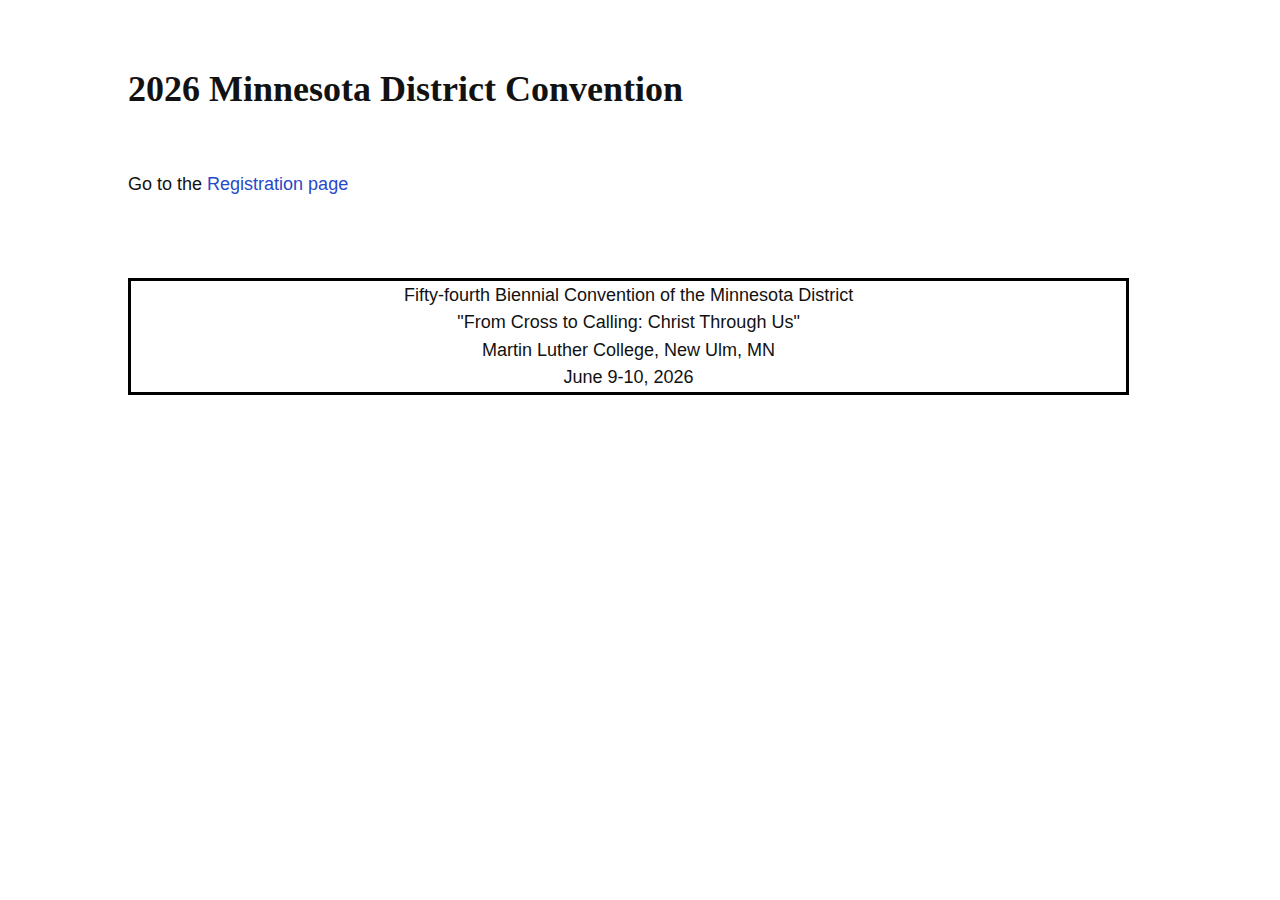
<file: convention2026.html>
<!-- JOHN DOE’S PAGE - https://github.com/cadars/john-doe/ -->

<!DOCTYPE html>
<html lang="en">
  <head>
    <meta charset="utf-8">
    <meta name="viewport" content="width=device-width,initial-scale=1">

    <title>MN Convention Home</title>
    <meta name="description" content="Site description">

    <!-- Recommended minimum -->
    <meta property="og:title" content="Site title">
    <meta property="og:description" content="Site description">
    <meta property="og:image" content="img/site-image.jpg">
    <meta name="twitter:card" content="summary_large_image">

    <!-- You could also inline the stylesheet -->
    <link rel="stylesheet" href="style.css">

  </head>
  <body>

    <header>

        <h1>2026 Minnesota District Convention</h1>

<!---      <nav>
        <a href="#greetings">District_Greetings</a>
        <a href="#reports">Committee_Reports</a>
        <a href="#information">Informational_Pieces</a>

      </nav>      -->
    </header>

    <main>

      <section id="home"> <!-- HOME -->

        <article>

<!-- Election Information Here --!>
		<p>Go to the <a href="convention2026/registration.html">Registration page</a></p>

        </article>
        
        <article>
        	<table class="mine">
        		<tr>
        			<td align="center">Fifty-fourth Biennial Convention of the Minnesota District</td>
        		</tr>
        		<tr>
        			<td align="center" size="24pt">"From Cross to Calling: Christ Through Us"</td>
        		</tr>
        		<tr>
        			<td align="center">Martin Luther College, New Ulm, MN</td>
        		</tr>
        		<tr>
        			<td align="center">June 9-10, 2026</td>
        		</tr>
        	</table>
        </article>
    </section>
    
    <section id="agenda"> <!-- Agenda --!>
        
        <article>
        <table class="tg">
        <tr bgcolor="efefef">
        	<td align="center" colspan="4">Tuesday Morning, Session 1, 8:00 a.m. - 1:00 p.m.</td>
        </tr>
  <tr>
    <th><span style="font-weight:bold">Time</span></th>
    <th><span style="font-weight:bold">Business</span></th>
    <th><span style="font-weight:bold">Speaker</span></th>
    <th><span style="font-weight:bold">Resources</span></th>
  </tr>
<tbody>
  <tr>
    <td class="tg-0pky">8:00 a.m.</td>
    <td class="tg-0pky">Registration</td>
    <td class="tg-0pky"></td>
    <td class="tg-0pky"></td>
  </tr>
  <tr>
    <td class="tg-0pky">9:00 a.m.</td>
    <td class="tg-0pky">Opening Devotion</td>
    <td class="tg-0pky">Pastor Nathanael Scharf</td>
    <td class="tg-0pky"></td>
  </tr>
  <tr>
    <td class="tg-0pky">9:15 a.m.</td>
    <td class="tg-0pky">Organization of Convention</td>
    <td class="tg-0pky"></td>
    <td class="tg-0pky"></td>
  </tr>
  <tr>
    <td class="tg-0pky"></td>
    <td class="tg-0pky">Committee #1: Credentials &amp; Membership</td>
    <td class="tg-0pky">Pastor </td>
    <td class="tg-0pky"><a href="convention2026/committee_01_credentials_membership.pdf">Committee 1 Report</a></td>
  </tr>
  <tr>
    <td class="tg-0pky"></td>
    <td class="tg-0pky">Greetings from Martin Luther College</td>
    <td class="tg-0pky">President Richard Gurgel</td>
    <td class="tg-0pky"></td>
  </tr>
  <tr>
    <td class="tg-0pky"></td>
    <td class="tg-0pky">Additional Greetings</td>
    <td class="tg-0pky"></td>
    <td class="tg-0pky"></td>
  </tr>
  <tr>
    <td class="tg-0pky"></td>
    <td class="tg-0pky">Committee #17: Housing</td>
    <td class="tg-0pky">Pastor </td>
    <td class="tg-0pky"></td>
  </tr>
  <tr>
    <td class="tg-0pky"></td>
    <td class="tg-0pky">Committee #16: Convention Steering</td>
    <td class="tg-0pky">Pastor Nate Scharf</td>
    <td class="tg-0pky"></td>
  </tr>
  <tr>
    <td class="tg-0pky"></td>
    <td class="tg-0pky">Committee #6: Media Relations</td>
    <td class="tg-0pky">Pastor </td>
    <td class="tg-0pky"></td>
  </tr>
  <tr>
    <td class="tg-0pky"></td>
    <td class="tg-0pky">Committee #15: Copy Review</td>
    <td class="tg-0pky">Pastor Matthew Pfeifer</td>
    <td class="tg-0pky"></td>
  </tr>
  <tr>
    <td class="tg-0pky"></td>
    <td class="tg-0pky">Committee #3: Nominations Committee</td>
    <td class="tg-0pky">Pastor James Panning</td>
    <td class="tg-0pky"><a href="convention2026/committee_3_nominee_biographies.pdf">Nominee Biographies</a></td>
  </tr>
  <tr>
    <td class="tg-0pky">9:45 a.m.</td>
    <td class="tg-0pky">President's Report</td>
    <td class="tg-0pky">President Dennis Klatt</td>
    <td class="tg-0pky"><a href="convention2026/DP_report.pdf">2026 District President Report</a></td>
  </tr>
  <tr>
    <td class="tg-0pky">10:15 a.m.</td>
    <td class="tg-0pky">Committee #5: Elections</td>
    <td class="tg-0pky">Pastor Adam Manian</td>
    <td class="tg-0pky"><a href="convention2026/Certified_Male_Called_Workers_MN.pdf">Men Eligible to Serve as District Officers</a></td>
  </tr>
  <tr>
    <td class="tg-0pky">10:20 a.m.</td>
    <td class="tg-0pky">Break</td>
    <td class="tg-0pky"></td>
    <td class="tg-0pky"></td>
  </tr>
  <tr>
    <td class="tg-0pky">10:35 a.m.</td>
    <td class="tg-0pky">Report: WELS Report</td>
    <td class="tg-0pky">Pastor James Huebner</td>
    <td class="tg-0pky"></td>
  </tr>
  <tr>
    <td class="tg-0pky">10:50 a.m.</td>
    <td class="tg-0pky">Report: MLC report</td>
    <td class="tg-0pky">President Rich Gurgel</td>
    <td class="tg-0pky"><a href="convention2026/MLC_report_slides.pptx">MLC report slides</a><br>
    <a href="convention2026/MLC_report.pdf">MLC report</a></td>
  </tr>
  <tr>
    <td class="tg-0pky">11:05 a.m.</td>
    <td class="tg-0pky">Report: Board for Ministerial Education</td>
    <td class="tg-0pky"></td>
    <td class="tg-0pky"></td>
  </tr>
  <tr>
    <td class="tg-0pky">11:20 a.m.</td>
    <td class="tg-0pky">Committee #5: Elections</td>
    <td class="tg-0pky">Pastor Adam Manian</td>
    <td class="tg-0pky"></td>
  </tr>
  <tr>
    <td class="tg-0pky">11:25 a.m.</td>
    <td class="tg-0pky">Report: Home Missions</td>
    <td class="tg-0pky">Pastor Mark Gabb</td>
    <td class="tg-0pky"><a href="convention2026/home_missions.pptx">Home Missions slides</a></td>
  </tr>
  <tr>
    <td class="tg-0pky">11:40 a.m.</td>
    <td class="tg-0pky">Report: World Missions</td>
    <td class="tg-0pky">Pastor Larry Schlomer</td>
    <td class="tg-0pky"><a href="convention2026/WELS_world_missions.pptx">World Missions presentation</a><br>
    	<a href="convention2026/WELS_world_missions.mp4">World Missions video</a><br>
    	<a href="convention2026/MLP_TELL_flyer.pdf">Multi Language Productions TELL</a>
    </td>
  </tr>
  <tr>
    <td class="tg-0pky">11:55 a.m.</td>
    <td class="tg-0pky">Committee #5: Elections<br>Announcements</td>
    <td class="tg-0pky">Pastor Adam Manian</td>
    <td class="tg-0pky"></td>
  </tr>
  <tr>
    <td class="tg-0pky">12:00 p.m.</td>
    <td class="tg-0pky">Lunch</td>
    <td class="tg-0pky"></td>
    <td class="tg-0pky"></td>
  </tr>
</tbody></table>
        </article>

<!-- Session 2 -->

        <article>
        <table class="tg">
        <tr bgcolor="efefef">
        	<td align="center" colspan="4">Tuesday Afternoon, Session 2, 1:15 p.m. - 5:30 p.m.</td>
        </tr>
  <tr>
    <th><span style="font-weight:bold">Time</span></th>
    <th><span style="font-weight:bold">Business</span></th>
    <th><span style="font-weight:bold">Speaker</span></th>
    <th><span style="font-weight:bold">Resources</span></th>
  </tr>
<tbody>
  <tr>
    <td class="tg-0pky">1:15 p.m.</td>
    <td class="tg-0pky">Devotion #2</td>
    <td class="tg-0pky">Pastor Joshua Olson</td>
    <td class="tg-0pky"></td>
  </tr>
  <tr>
    <td class="tg-0pky">1:30 p.m.</td>
    <td class="tg-0pky">Session 1 Minutes<br>Committee #5:Elections</td>
    <td class="tg-0pky">Secretary Eugene DeVries<br>Pastor Adam Manian</td>
    <td class="tg-0pky"><a href="convention2026/all_minutes.pdf">Minutes</a></td>
  </tr>
  <tr>
    <td class="tg-0pky">1:40 p.m.</td>
    <td class="tg-0pky">Presentation</td>
    <td class="tg-0pky">Professor Keith Wessel</td>
    <td class="tg-0pky"></td>
  </tr>
  <tr>
    <td class="tg-0pky">3:00 p.m.</td>
    <td class="tg-0pky">Break</td>
    <td class="tg-0pky"></td>
    <td class="tg-0pky"></td>
  </tr>
  <tr>
    <td class="tg-0pky">3:15 p.m.</td>
    <td class="tg-0pky">Reports from District Commissions<br>
    &bull; Home Missions<br>
    &bull; Parish Schools<br>
    &bull; Discipleship<br>
    &bull; Evangelism<br>
    &bull; Special Ministries/CCCW<br>
    &bull; Worship<br>
    &bull; Legislation<br>
    &bull; Constitution</td>
    <td class="tg-0pky"><br>
    Pastor Steve Waldschmidt<br>
    Teacher David Gartner<br>
    Pastor Matt Ewart<br>
    Pastor Stephen Meyer<br>
    Pastor Patrick Feldhus<br>
    Pastor Joel Gawrisch<br>
    Pastor Martin Bentz<br>
    Pastor David Peters</td>
    <td class="tg-0pky"><br>
    <a href="convention2026/DMB_update.pdf">DMB report</a><br>
    <a href="convention2026/district_schools_coordinator.pdf">District Schools Coordinator</a><br>
    <a href="convention2026/Discipleship_report.pdf">Discipleship report</a><br>
    <a href="convention2026/evangelism_report.pdf">Evangelism report</a><br>
    <a href="convention2026/Special_ministries_slides.pptx">Special Ministries slides</a><br>
    <a href="convention2026/worship_report.pdf">Worship Report</a><br>
    <a href="convention2026/LegislationComm_report.pdf">Legislation Report</a><br>
    <a href="convention2026/constitution_committee.pdf">Constitution Committee</a></td>
  </tr>
  <tr>
    <td class="tg-0pky">4:30 p.m.</td>
    <td class="tg-0pky">Committee #5 Elections</td>
    <td class="tg-0pky">Pastor Adam Manian</td>
    <td class="tg-0pky"></td>
  </tr>
  <tr>
    <td class="tg-0pky">4:35 p.m.</td>
    <td class="tg-0pky">Committee #3 Nominations Committee</td>
    <td class="tg-0pky">Pastor James Panning</td>
    <td class="tg-0pky"><a href="convention2026/2025_delegates.pdf">MN delegates to 2025 WELS convention</a></td>
  </tr>
  <tr>
    <td class="tg-0pky">4:50 p.m.</td>
    <td class="tg-0pky">Announcements<br>Closing Prayer</td>
    <td class="tg-0pky"></td>
    <td class="tg-0pky"></td>
  </tr>
  <tr>
    <td class="tg-0pky">5:00 p.m.</td>
    <td class="tg-0pky">Committee Meetings/Conference elections</td>
    <td class="tg-0pky"></td>
    <td class="tg-0pky"></td>
  </tr>
  <tr>
    <td class="tg-0pky">5:30 p.m.</td>
    <td class="tg-0pky">Supper</td>
    <td class="tg-0pky"></td>
    <td class="tg-0pky"></td>
  </tr>
</tbody></table>
        </article>

<!-- Tuesday evening business -->

        <article>
        <table class="tg">
        <tr bgcolor="efefef">
        	<td align="center" colspan="4">Tuesday Evening, 6:30 p.m. - TBD</td>
        </tr>
  <tr>
    <th><span style="font-weight:bold">Time</span></th>
    <th><span style="font-weight:bold">Business</span></th>
    <th><span style="font-weight:bold">Speaker</span></th>
    <th><span style="font-weight:bold">Resources</span></th>
  </tr>
<tbody>
  <tr>
    <td class="tg-0pky">6:30 p.m.</td>
    <td class="tg-0pky">Worship Service/Installation of Officers<br>Chapel of the Christ</td>
    <td class="tg-0pky">Pastor Dennis Klatt</td>
    <td class="tg-0pky"></td>
  </tr>
  <tr>
    <td class="tg-0pky">8:00 p.m.</td>
    <td class="tg-0pky">Biennial Meeting of LIMA<br>(Lutheran Institutional Ministry Association)</td>
    <td class="tg-0pky"></td>
    <td class="tg-0pky"></td>
  </tr>
  <tr>
    <td class="tg-0pky">8:30 p.m.</td>
    <td class="tg-0pky">Committee Meetings</td>
    <td class="tg-0pky"></td>
    <td class="tg-0pky"></td>
  </tr>
</tbody></table>
        </article>
        
<!-- Session 3 Wednesday Morning -->
        <article>
        <table class="tg">
        <tr bgcolor="efefef">
        	<td align="center" colspan="4">Wednesday Morning, Session 3, 8:00 a.m. - 12:00 p.m.</td>
        </tr>
  <tr>
    <th><span style="font-weight:bold">Time</span></th>
    <th><span style="font-weight:bold">Business</span></th>
    <th><span style="font-weight:bold">Speaker</span></th>
    <th><span style="font-weight:bold">Resources</span></th>
  </tr>
<tbody>
  <tr>
    <td class="tg-0pky">8:00 a.m.</td>
    <td class="tg-0pky">Devotion #3</td>
    <td class="tg-0pky">Pastor James Panning</td>
    <td class="tg-0pky"></td>
  </tr>
  <tr>
    <td class="tg-0pky">8:15 a.m.</td>
    <td class="tg-0pky">Session 2 Minutes<br>Committee #5:Elections</td>
    <td class="tg-0pky">Secretary Eugene DeVries<br>Pastor Adam Manian</td>
    <td class="tg-0pky"><a href="convention2026/all_minutes.pdf">Minutes</td>
  </tr>
  <tr>
    <td class="tg-0pky">8:25 a.m.</td>
    <td class="tg-0pky">Report: Ministry of Christian Giving</td>
    <td class="tg-0pky">Pastor Peter Sulzle</td>
    <td class="tg-0pky"><a href="convention2026/MCG_MN_slides.pptx">MCG slides</td>
  </tr>
  <tr>
    <td class="tg-0pky">8:40 a.m.</td>
    <td class="tg-0pky">Report: LIMA</td>
    <td class="tg-0pky">Pastor Brian Kom</td>
    <td class="tg-0pky"></td>
  </tr>
  <tr>
    <td class="tg-0pky">8:55 a.m.</td>
    <td class="tg-0pky">Report: Kingdom Workers</td>
    <td class="tg-0pky">Pastor Gerald Geiger</td>
    <td class="tg-0pky"><a href="convention2026/KW_info.pdf">Kingdom Workers one page</td>
  </tr>
  <tr>
    <td class="tg-0pky">9:10 a.m.</td>
    <td class="tg-0pky">Report: Minnesota Valley Lutheran High School</td>
    <td class="tg-0pky">Dr. Tim Plath</td>
    <td class="tg-0pky"><a href="convention2026/MVL_report.pdf">Report</a><br>
    <a href="convention2026/MVL_slide_to_project.pdf">Slide</a></td>
  </tr>
  <tr>
    <td class="tg-0pky">9:20 a.m.</td>
    <td class="tg-0pky">Report: Saint Croix Lutheran Academy</td>
    <td class="tg-0pky">Mr. Nate Kallies</td>
    <td class="tg-0pky"><a href="convention2026/SCLA_report.pptx">SCLA slides</td>
  </tr>
  <tr>
    <td class="tg-0pky">9:30 a.m.</td>
    <td class="tg-0pky">Report: West Lutheran High School</td>
    <td class="tg-0pky">Mr. Dave Gartner</td>
    <td class="tg-0pky"><a href="convention2026/West_LHS_slides.pptx">West LHS slides</a></td>
  </tr>
  <tr>
    <td class="tg-0pky">9:40 a.m.</td>
    <td class="tg-0pky">Report: Wisconsin Lutheran College</td>
    <td class="tg-0pky">Pastor Wayne Shevey</td>
    <td class="tg-0pky"><a href="convention2026/WLC_report.pdf">WLC Report</a><br>
    	<a href="https://www.dropbox.com/scl/fo/5gqiz75o2hz16f2ij9hdl/AKOFZg8RONWpuZ3_3Q-qywE?rlkey=7qc9q8bl80ukzpvyr2to2y9rt&e=1&dl=0">WLC video</a>
    	</td>
  </tr>
  <tr>
    <td class="tg-0pky">9:50 a.m.</td>
    <td class="tg-0pky">Report: Northwestern Publishing House</td>
    <td class="tg-0pky">President Jeremy Angle</td>
    <td class="tg-0pky"><a href="convention2026/NPH_presentation.pptx">NPH presentation</a></td>
  </tr>
  <tr>
    <td class="tg-0pky">10:00 a.m.</td>
    <td class="tg-0pky">Synodical Council Report</td>
    <td class="tg-0pky">Mr. Kurt Sames</td>
    <td class="tg-0pky"><a href="convention2026/SC_slides.pptx">SC slides</a></td>
  </tr>
  <tr>
    <td class="tg-0pky">10:15 a.m.</td>
    <td class="tg-0pky">Break</td>
    <td class="tg-0pky"></td>
    <td class="tg-0pky"></td>
  </tr>
  <tr>
    <td class="tg-0pky">10:25 a.m.</td>
    <td class="tg-0pky">Committee #5 Elections</td>
    <td class="tg-0pky">Pastor Adam Manian</td>
    <td class="tg-0pky"><a href="convention2026/committee_05_elections.pdf">Committee 5 report</a></td>
  </tr>
  <tr>
    <td class="tg-0pky">10:30 a.m.</td>
    <td class="tg-0pky">Committee #14 Ministry Support</td>
    <td class="tg-0pky">Pastor Greg Tobison</td>
    <td class="tg-0pky"><a href="convention2026/committee_14_ministry_support.pdf">Committee 14 report</a></td>
  </tr>
  <tr>
    <td class="tg-0pky">10:50 a.m.</td>
    <td class="tg-0pky">Committee #12 Special Matters</td>
    <td class="tg-0pky">Pastor Darren Green</td>
    <td class="tg-0pky"><a href="convention2026/committee_12_special.pdf">Committee 12 report</a></td>
  </tr>
  <tr>
    <td class="tg-0pky">11:10 a.m.</td>
    <td class="tg-0pky">Recruitment Presentation</td>
    <td class="tg-0pky">Pastor Joel Thomford</td>
    <td class="tg-0pky"><a href="convention2026/Recruitment_slides.pptx">Recruitment Slides</a><br>
    <a href="convention2026/QR_refer.pdf">QR code referral</a><br>
    <a href="convention2026/gifts_for_ministry.pdf">Gifts for Ministry page</a><br>
    <a href="convention2026/MLCprospectcard.pdf">Prospect Card</a></td>
  </tr>
  <tr>
    <td class="tg-0pky">11:30 a.m.</td>
    <td class="tg-0pky">Reports from affiliate ministries:<br>
    	&bull; Branch Lutheran Schools of Haiti<br>
    	&bull; CFS<br>
    	&bull; LMSG
    </td>
    <td class="tg-0pky"><br>Emily Helmen<br>Sarah Reik<br>Brad Price</td>
    <td class="tg-0pky">
    	<a href="convention2026/BranchLS.pptx">Branch Lutheran Schools presentation</a><br>
    	<a href="https://www.youtube.com/watch?v=Zl5gsLuZ4ko">link to CFS MAP video</a><br> 
    	<a href="convention2026/CFS_MAP_flyer.pdf">CFS MAP flyer</a><br>
    	<a href="convention2026/CFS_MAP_portal.pdf">CFS MAP portal</a><br>
    	<a href="convention2026/CFS_MAP_district_benefits.pdf">CFS MAP district benefits</a><br>
    	<a href="convention2026/LMSG_report.pdf">LMSG report</a><br>
    	<a href="convention2026/LMSG_bridges.pdf">LMSG bridges poster</a><br>
    	<a href="convention2026/LMSG_ammon_can.pdf">LMSG ammo can poster</a>
    </td>
  </tr>
  <tr>
    <td class="tg-0pky">11:55 a.m.</td>
    <td class="tg-0pky">Announcements<br>Closing Prayer</td>
    <td class="tg-0pky"></td>
    <td class="tg-0pky"></td>
  </tr>
  <tr>
    <td class="tg-0pky">12:00 p.m.</td>
    <td class="tg-0pky">Lunch</td>
    <td class="tg-0pky"></td>
    <td class="tg-0pky"></td>
  </tr>
</tbody></table>
        </article>
        
<!-- Session 4 Wednesday afternoon -->

        <article>
        <table class="tg">
        <tr bgcolor="efefef">
        	<td align="center" colspan="4">Wednesday Afternoon, Session 4, 1:15 p.m. - 5:00 p.m.</td>
        </tr>
  <tr>
    <th><span style="font-weight:bold">Time</span></th>
    <th><span style="font-weight:bold">Business</span></th>
    <th><span style="font-weight:bold">Speaker</span></th>
    <th><span style="font-weight:bold">Resources</span></th>
  </tr>
<tbody>
  <tr>
    <td class="tg-0pky">1:15 p.m.</td>
    <td class="tg-0pky">Devotion #4</td>
    <td class="tg-0pky">Pastor Roger Rockhoff</td>
    <td class="tg-0pky"></td>
  </tr>
  <tr>
    <td class="tg-0pky">1:30 p.m.</td>
    <td class="tg-0pky">Session 3 Minutes</td>
    <td class="tg-0pky">Secretary Eugene DeVries</td>
    <td class="tg-0pky"><a href="convention2026/all_minutes.pdf">Minutes</a></td>
  </tr>
  <tr>
    <td class="tg-0pky">1:35 p.m.</td>
    <td class="tg-0pky">Committee #11 Congregational Services</td>
    <td class="tg-0pky">Pastor Nathan Cordes</td>
    <td class="tg-0pky"><a href="convention2026/committee_11_congregational_services.pdf">Committee 11 report</a></td>
  </tr>
  <tr>
    <td class="tg-0pky">1:50 p.m.</td>
    <td class="tg-0pky">Committee #7 Home Missions</td>
    <td class="tg-0pky">Pastor Stephen Schmiel</td>
    <td class="tg-0pky"><a href="convention2026/committee_07_home_missions.pdf">Committee 7 report</a></td>
  </tr>
  <tr>
    <td class="tg-0pky">2:05 p.m.</td>
    <td class="tg-0pky">Committee #8 World Missions</td>
    <td class="tg-0pky">Pastor Nathanael Scharf</td>
    <td class="tg-0pky"><a href="convention2026/committee_08_world_missions.pdf">Committee 8 report</a></td>
  </tr>
  <tr>
    <td class="tg-0pky">2:20 p.m.</td>
    <td class="tg-0pky">Committee #9 Ministerial Education</td>
    <td class="tg-0pky">Pastor Rob Guenther</td>
    <td class="tg-0pky"><a href="convention2026/committee_09_ministerial_education.pdf">Committee 9 report</a></td>
  </tr>
  <tr>
    <td class="tg-0pky">2:35 p.m.</td>
    <td class="tg-0pky">Committee #10 Congregational and District Ministries</td>
    <td class="tg-0pky">Pastor James Grabitske</td>
    <td class="tg-0pky"><a href="convention2026/committee_10_congregation_district.pdf">Committee 10 report</a></td>
  </tr>
  <tr>
    <td class="tg-0pky">3:00 p.m.</td>
    <td class="tg-0pky">Break</td>
    <td class="tg-0pky"></td>
    <td class="tg-0pky"></td>
  </tr>
  <tr>
    <td class="tg-0pky">3:15 p.m.</td>
    <td class="tg-0pky">Committee #1 Membership</td>
    <td class="tg-0pky">Pastor Billy King</td>
    <td class="tg-0pky"><a href="convention2026/committee_01_credentials_membership.pdf">Committee 1 Report</a></td>
  </tr>
  <tr>
    <td class="tg-0pky">3:20 p.m.</td>
    <td class="tg-0pky">Committee #4 Resolutions and President's Report</td>
    <td class="tg-0pky">Pastor Matthew Rauh</td>
    <td class="tg-0pky"><a href="convention2026/committee_04_resolution_presidents.pdf">Committee 4 report</a></td>
  </tr>
  <tr>
    <td class="tg-0pky">3:30 p.m.</td>
    <td class="tg-0pky">Committee #2 Registration<br>Committee #13 Excuses</td>
    <td class="tg-0pky">Mr. Dave Gartner<br>Pastor Jeremy Glowicki</td>
    <td class="tg-0pky"><a href="convention2026/committee_02_registration.pdf">Committee 2 report</a><br><a href="convention2026/committee_13_excuses.pdf">Committee 13 report</a></td>
  </tr>
  <tr>
    <td class="tg-0pky">3:35 p.m.</td>
    <td class="tg-0pky">Unfinished Business<br>&bull; Setting the date for 2026 Convention<br>&bull; Session 4 Minutes<br>&bull; President's Closing Remarks<br>&bull; Adjournment</td>
    <td class="tg-0pky"></td>
    <td class="tg-0pky"><a href="convention2026/all_minutes.pdf">All minutes</a></td>
  </tr>
  <tr>
    <td class="tg-0pky">4:00 p.m.</td>
    <td class="tg-0pky">Closing Service<br>Chapel of the Christ</td>
    <td class="tg-0pky">Pastor XYZ</td>
    <td class="tg-0pky"></td>
  </tr>
  <tr>
    <td class="tg-0pky">5:00 p.m.</td>
    <td class="tg-0pky">Supper</td>
    <td class="tg-0pky"></td>
    <td class="tg-0pky"></td>
  </tr>
</tbody></table>
        </article>
        
<!-- Supplementary Materials -->

        <article>
        <table class="tg">
        <tr bgcolor="efefef">
        	<td align="center" colspan="2">Supplementary Materials </td>
        </tr>
  <tr>
    <th><span style="font-weight:bold">Name</span></th>
    <th><span style="font-weight:bold">Resource</span></th>
  </tr>
<tbody>
  <tr>
    <td class="tg-0pky">Greetings from other districts:<br>
    &bull; Northern Wisconsin<br>
    &bull; Arizona-California<br>
    &bull; Michigan<br>
    &bull; Dakota Montana<br>
    &bull; Pacific Northwest<br>
    &bull; South Central<br>
    &bull; North Atlantic<br>
    &bull; Nebraska<br>
    &bull; Southeast Wisconsin
    	</td>
    <td class="tg-0pky"><br>
    <a href="convention2026/NWD_greetings.pdf">NWD greetings<br>
    <a href="convention2026/AZCA_greetings.pdf">AZ-CA greetings</a><br>
    <a href="convention2026/MI_greetings.pdf">MI greetings</a><br>
    <a href="convention2026/DM_greetings.pdf">DM greetings</a><br>
    <a href="convention2026/PNW_greetings.pdf">PNW greetings</a><br>
    <a href="convention2026/SC_greetings.pdf">SC greetings</a><br>
    <a href="convention2026/NA_greetings.pdf">NA greetings</a><br>
    <a href="convention2026/NE_greetings.pdf">NE greetings</a><br>
    <a href="convention2026/SEW_greetings.pdf">SEW greetings</a>
    </td>
  </tr>
  <tr>
    <td class="tg-0pky">WELS Christian Aid and Relief</td>
    <td class="tg-0pky"><a href="https://vimeo.com/948732064">Link to video</a><br>
    <a href="convention2026/CAidRelief_flyer.pdf">Flyer</a><br>
    <a href="convention2026/CAidRelief_presentation.pdf">Presentation</a>
    </td>
  </tr>
  <tr>
    <td class="tg-0pky">WELS Church Extension Fund</td>
    <td class="tg-0pky"><a href="convention2026/CEF_update.pdf">CEF update</a></td>
  </tr>
  <tr>
    <td class="tg-0pky">Grace In Action</td>
    <td class="tg-0pky"><a href="convention2026/GIA_flyer.pdf">GIA flyer</a></td>
  </tr>
  <tr>
    <td class="tg-0pky">WELS Foundation and WELS Investment Fund</td>
    <td class="tg-0pky"><a href="https://vimeo.com/1155044826">link to Annuity video</a><br>
      <a href="convention2026/WELS_foundation_flyer.pdf">WELS Foundation flyer</a><br>
      <a href="convention2026/WELS_investment_funds_flyer.pdf">WELS Investment Fund flyer</a>
      <a href="convention2026/WELS_foundation_graphic.jpg">WELS Foundation graphic</a>
      <a href="convention2026/WIF_graphic.jpg">WELS Investment Fund graphic</a>
    </td>
  </tr>
  <tr>
    <td class="tg-0pky">Wisconsin Lutheran Seminary</td>
    <td class="tg-0pky"><a href="convention2026/WLS_spotlight.pdf">WLS Spotlight</a></td>
  </tr>
  <tr>
    <td class="tg-0pky">Luther Preparatory School</td>
    <td class="tg-0pky"><a href="convention2026/LPS_update.pdf">LPS Update</a></td>
  </tr>
  <tr>
    <td class="tg-0pky">Michigan Lutheran Seminary</td>
    <td class="tg-0pky"><a href="convention2026/MLS_snapshot.pdf">MLS Snapshot</a></td>
  </tr> 
  <tr>
    <td class="tg-0pky">Wartburg Project EHV anniversary</td>
    <td class="tg-0pky"><a href="convention2026/EHV_anniversary.pdf">EHV anniversary</a></td>
  </tr>
  <tr>
    <td class="tg-0pky">WELS 175th Anniversary</td>
    <td class="tg-0pky"><a href="https://vimeo.com/951683101?share=copy">WELS Anniversary Video</a><br>
    <a href="convention2026/175_anniversary_brochure.pdf">175th Anniversary brochure</td>
  </tr>
<tr>
	<td class="tg-0pky">Hahn Financial Group - Shepherd Plan</td>
	<td class="tg-0pky"></td>
</tr>
  
</tbody></table>
        </article>
        
        
<article>
	<table class="tg">
        <tr bgcolor="efefef">
        	<td align="center" colspan="3">Floor Committee Info<br>
    <a href="convention2026/WCC_map.pdf">Map with Room List</a></td>
        </tr>
  <tr>
    <th><span style="font-weight:bold">Committee</span></th>
    <th><span style="font-weight:bold">Chairman</span></th>
    <th><span style="font-weight:bold">Room</span></th>
  </tr>
<tbody>
  <tr>
    <td class="tg-0pky">#01 Credentials and Membership</td>
    <td class="tg-0pky">Pastor </td>
    <td class="tg-0pky"></td>
  </tr>
  <tr>
    <td class="tg-0pky">#02 Registration</td>
    <td class="tg-0pky">Mr. Dave Gartner</td>
    <td class="tg-0pky"></td>
  </tr>
  <tr>
    <td class="tg-0pky">#03 Nominations</td>
    <td class="tg-0pky">Pastor James Panning</td>
    <td class="tg-0pky"></td>
  </tr>
  <tr>
    <td class="tg-0pky">#04 Resolutions</td>
    <td class="tg-0pky">Pastor </td>
    <td class="tg-0pky">162</td>
  </tr>
  <tr>
    <td class="tg-0pky">#05 Elections</td>
    <td class="tg-0pky">Pastor </td>
    <td class="tg-0pky">166</td>
  </tr>
  <tr>
    <td class="tg-0pky">#06 Media Relations</td>
    <td class="tg-0pky">Pastor </td>
    <td class="tg-0pky"></td>
  <tr>
    <td class="tg-0pky">#07 Home Missions</td>
    <td class="tg-0pky">Pastor </td>
    <td class="tg-0pky">168</td>
  </tr>
  <tr>
    <td class="tg-0pky">#08 World Missons</td>
    <td class="tg-0pky">Pastor </td>
    <td class="tg-0pky">174</td>
  </tr>
  <tr>
    <td class="tg-0pky">#09 Ministerial Education</td>
    <td class="tg-0pky">Pastor </td>
    <td class="tg-0pky">175</td>
  </tr>
  <tr>
    <td class="tg-0pky">#10 Congregational and District Ministry</td>
    <td class="tg-0pky">Pastor </td>
    <td class="tg-0pky">177</td>
  </tr>
  <tr>
    <td class="tg-0pky">#11 Congregational Services</td>
    <td class="tg-0pky">Pastor </td>
    <td class="tg-0pky">178</td>
  </tr>
  <tr>
    <td class="tg-0pky">#12 Special Matters</td>
    <td class="tg-0pky">Pastor </td>
    <td class="tg-0pky">181</td>
  </tr>
  <tr>
    <td class="tg-0pky">#13 Excuses</td>
    <td class="tg-0pky">Pastor </td>
    <td class="tg-0pky">187</td>
  </tr>
  <tr>
    <td class="tg-0pky">#14 Ministry Support</td>
    <td class="tg-0pky">Pastor </td>
    <td class="tg-0pky">266</td>
  </tr>
  <tr>
    <td class="tg-0pky">#15 Copy Review</td>
    <td class="tg-0pky">Pastor </td>
    <td class="tg-0pky"></td>
  </tr>
  <tr>
    <td class="tg-0pky">#16 Convention Steering</td>
    <td class="tg-0pky">Pastor </td>
    <td class="tg-0pky"></td>
  </tr>
  <tr>
    <td class="tg-0pky">#17 Housing</td>
    <td class="tg-0pky">Pastor </td>
    <td class="tg-0pky"></td>
</tbody></table>
        </article>
        
      </section>

    </main>

  </body>
</html>
</file>
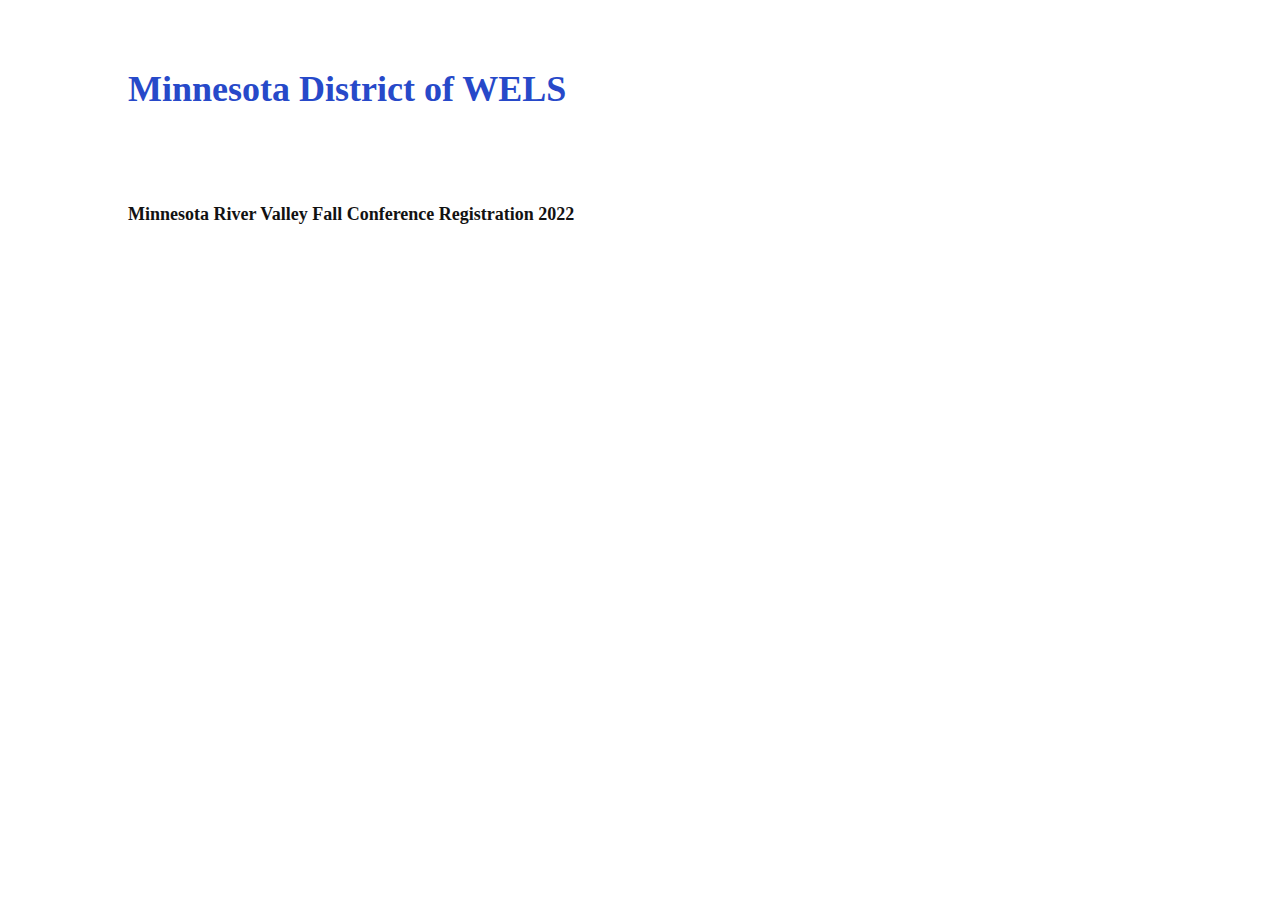
<file: mrv_conference_2022.html>
<!-- JOHN DOE’S PAGE - https://github.com/cadars/john-doe/ -->

<!DOCTYPE html>
<html lang="en">
  <head>
    <meta charset="utf-8">
    <meta name="viewport" content="width=device-width,initial-scale=1">

    <title>welsmn</title>
    <meta name="description" content="Site description">

    <!-- Recommended minimum -->
    <meta property="og:title" content="Site title">
    <meta property="og:description" content="Site description">
    <meta property="og:image" content="img/site-image.jpg">
    <meta name="twitter:card" content="summary_large_image">

    <!-- You could also inline the stylesheet -->
    <link rel="stylesheet" href="style.css">

  </head>
  <body>

    <header>
      <h1>
        <a href="index.html">Minnesota District of WELS</a>
      </h1>
    </header>

    <main>

      <section id="home"> <!-- REGISTRATION -->

        <article>
          <h1>Minnesota River Valley Fall Conference Registration 2022</h1>



          <script type="text/javascript" src="https://form.jotform.com/jsform/222009071424040"></script>
        </article>

      </section>


    </main>

  </body>
</html>
</file>
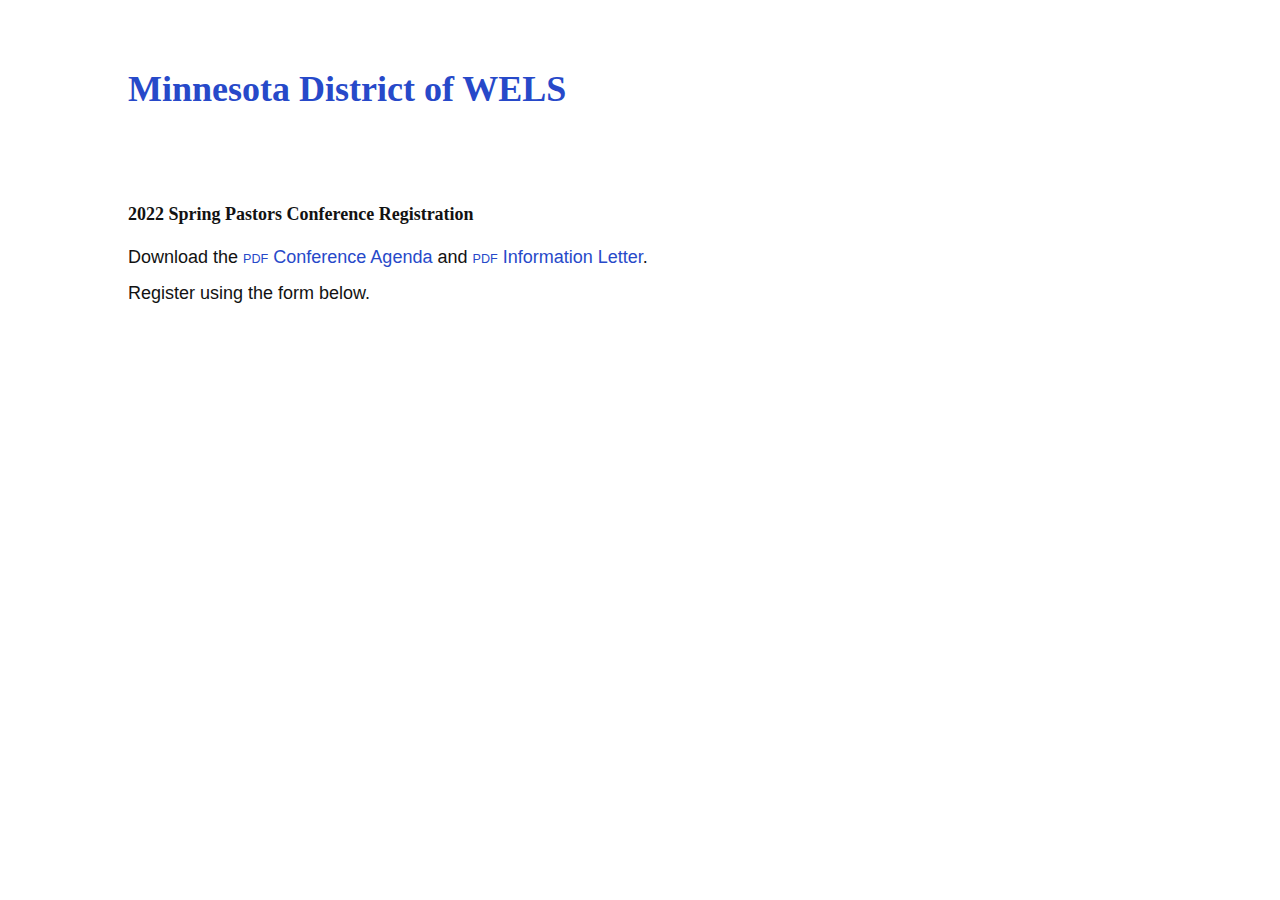
<file: spring2022.html>
<!-- JOHN DOE’S PAGE - https://github.com/cadars/john-doe/ -->

<!DOCTYPE html>
<html lang="en">
  <head>
    <meta charset="utf-8">
    <meta name="viewport" content="width=device-width,initial-scale=1">

    <title>welsmn</title>
    <meta name="description" content="Site description">

    <!-- Recommended minimum -->
    <meta property="og:title" content="Site title">
    <meta property="og:description" content="Site description">
    <meta property="og:image" content="img/site-image.jpg">
    <meta name="twitter:card" content="summary_large_image">

    <!-- You could also inline the stylesheet -->
    <link rel="stylesheet" href="style.css">

  </head>
  <body>

    <header>
      <h1>
        <a href="index.html">Minnesota District of WELS</a>
      </h1>
    </header>

    <main>

      <section id="home"> <!-- REGISTRATION -->

        <article>
          <h1>2022 Spring Pastors Conference Registration</h1>

          <p>Download the <a href="temp/2022agenda.pdf">Conference Agenda</a> and <a href="temp/2022information.pdf">Information Letter</a>. </p>
          <p>Register using the form below.</p>

          <script type="text/javascript" src="https://form.jotform.com/jsform/220124790531043"></script>
        </article>

      </section>


    </main>

  </body>
</html>
</file>
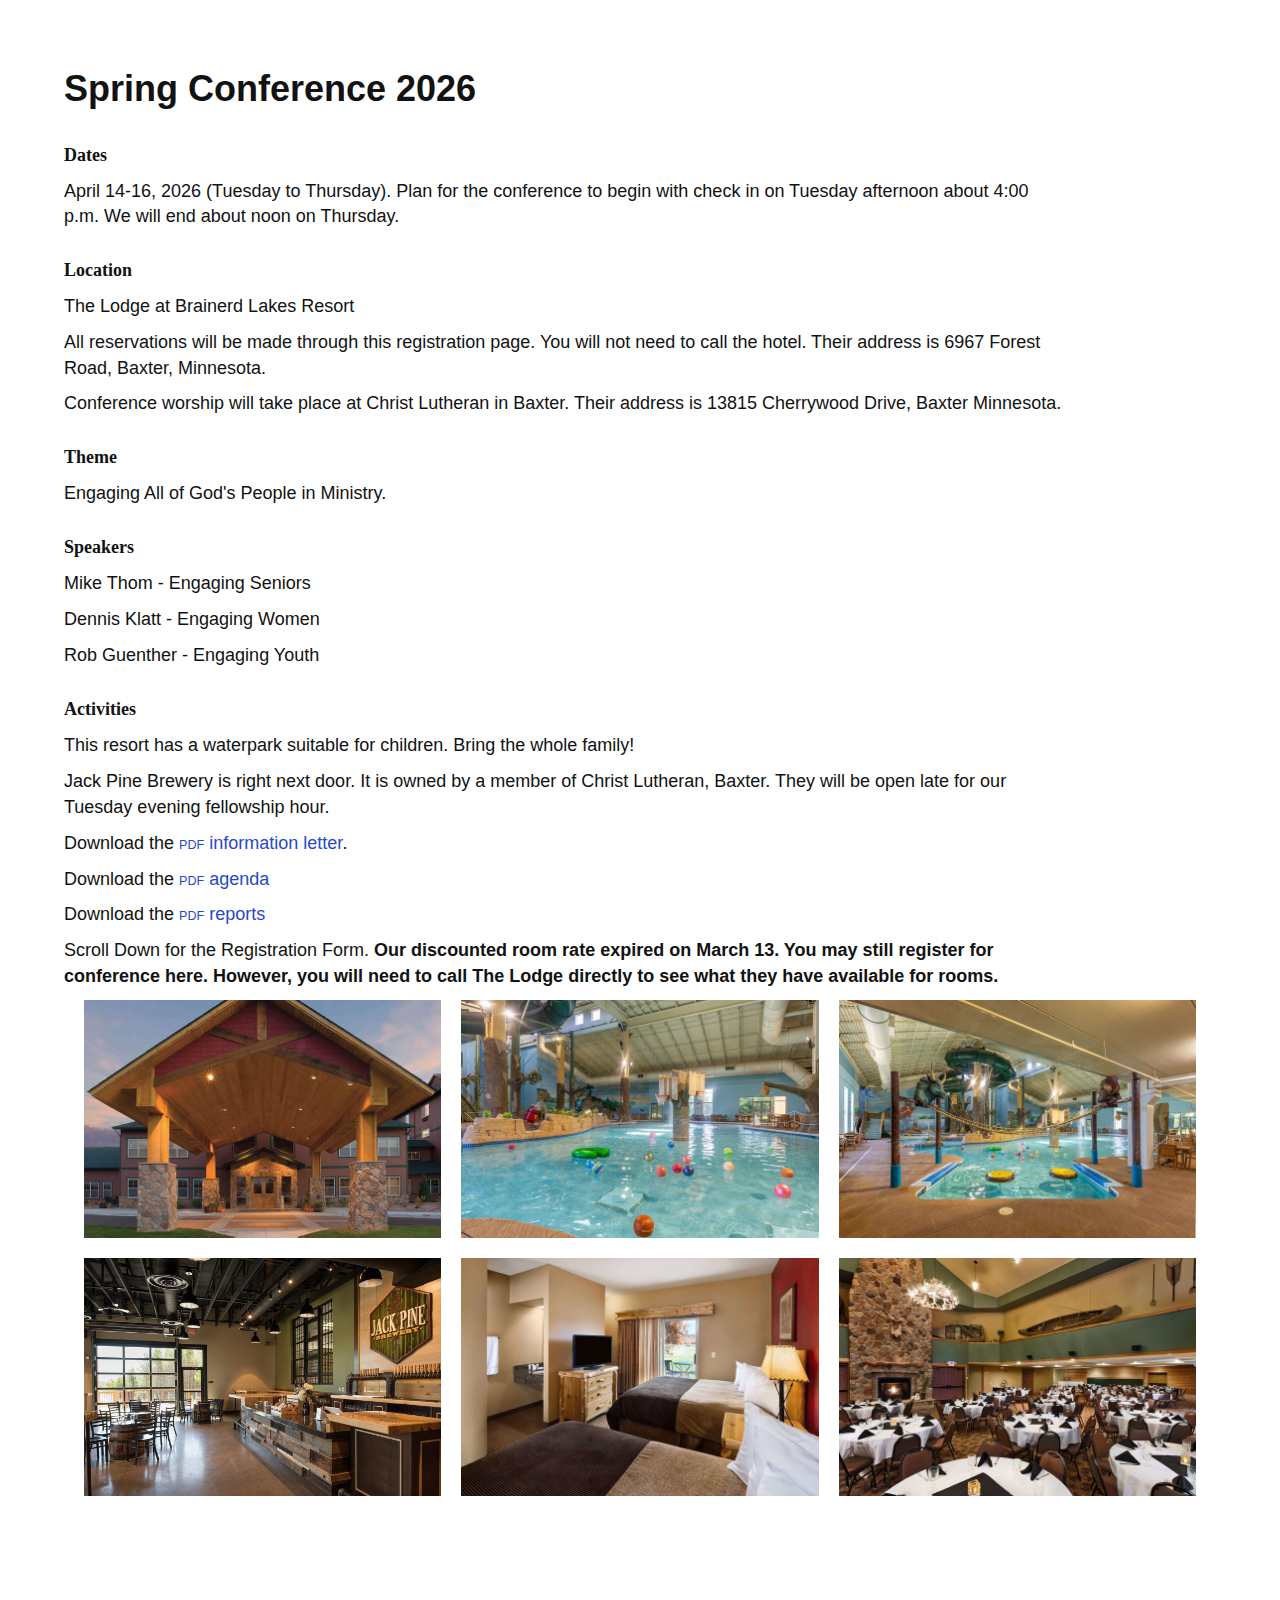
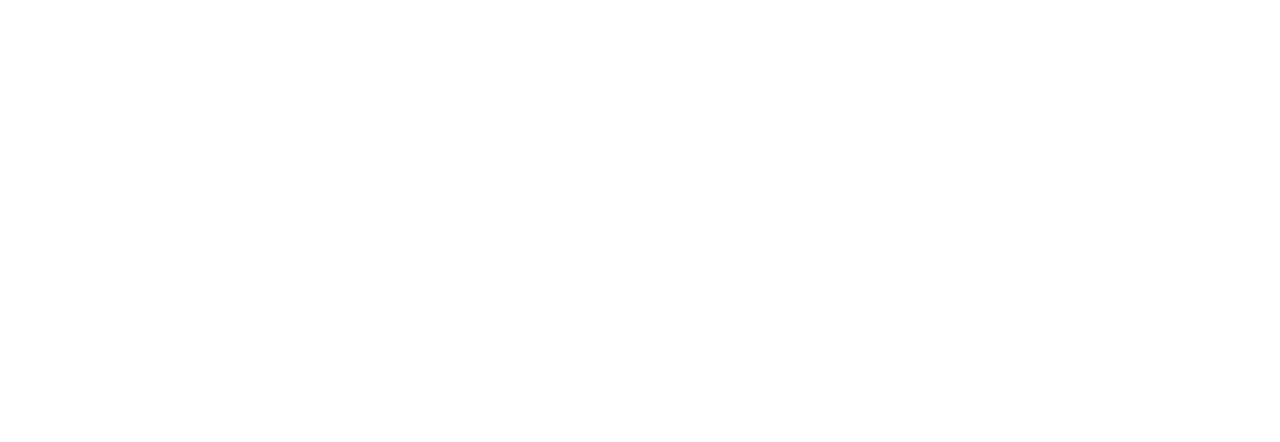
<file: spring_conf.html>
<!-- JOHN DOE’S PAGE - https://github.com/cadars/john-doe/ -->

<!DOCTYPE html>
<html lang="en">
  <head>
    <meta charset="utf-8">
    <meta name="viewport" content="width=device-width,initial-scale=1">

    <title>welsmn</title>
    <meta name="description" content="Site description">

    <!-- Recommended minimum -->
    <meta property="og:title" content="Site title">
    <meta property="og:description" content="Site description">
    <meta property="og:image" content="img/site-image.jpg">
    <meta name="twitter:card" content="summary_large_image">

    <!-- You could also inline the stylesheet -->
    <link rel="stylesheet" href="style.css">

  </head>
  <body>

    <header>


    </header>

    <main>

      <h1>Spring Conference 2026</h1>
      <h2>Dates</h2>
      <p>April 14-16, 2026 (Tuesday to Thursday). Plan for the conference to begin with check in on Tuesday afternoon about 4:00 p.m. We will end about noon on Thursday.</p>
      <h2>Location</h2>
      <p>The Lodge at Brainerd Lakes Resort</p>
      <p>All reservations will be made through this registration page. You will not need to call the hotel. Their address is  6967 Forest Road, Baxter, Minnesota.</p>
      <p> Conference worship will take place at Christ Lutheran in Baxter. Their address is 13815 Cherrywood Drive, Baxter Minnesota.</p>
      <h2>Theme</h2>
      <p>Engaging All of God's People in Ministry.</p>
      <h2>Speakers</h2>
      <p>Mike Thom - Engaging Seniors</p>
      <p>Dennis Klatt - Engaging Women</p>
      <p>Rob Guenther - Engaging Youth</p>
      <h2>Activities</h2>
      <p>This resort has a waterpark suitable for children. Bring the whole family!</p>
      <p>Jack Pine Brewery is right next door. It is owned by a member of Christ Lutheran, Baxter. They will be open late for our Tuesday evening fellowship hour.</p>
      
      <p>Download the <a href="information_letter.pdf">information letter</a>.</p>
      <p>Download the <a href="agenda.pdf">agenda</a></p>
      <p>Download the <a href="reports.pdf">reports</a></p>
      
      <p>Scroll Down for the Registration Form. <strong>Our discounted room rate expired on March 13. You may still register for conference here. However, you will need to call The Lodge directly to see what they have available for rooms.</strong></p>
      
<div class="image-grid">
  <img src="lodge_entrance.jpeg" alt="Lodge Entrance">
  <img src="lodge_waterpark1.jpeg" alt="waterpark">
  <img src="lodge_waterpark2.jpeg" alt="waterpark again">
  <img src="jack_pine.jpg" alt="Jack Pine Brewery">
  <img src="lodge_room.jpeg" alt="sample of a roome">
  <img src="lodge_dining.jpeg" alt="Lodge Dining Setup">
</div>

 <iframe
      id="JotFormIFrame-260414762125148"
      title="2026 Spring Conference Registration Form"
      onload="window.parent.scrollTo(0,0)"
      allowtransparency="true"
      allow="geolocation; microphone; camera; fullscreen; payment"
      src="https://form.jotform.com/260414762125148"
      frameborder="0"
      style="min-width:100%;max-width:100%;height:539px;border:none;"
      scrolling="no"
    >
    </iframe>
    <script src='https://cdn.jotfor.ms/s/umd/latest/for-form-embed-handler.js'></script>
    <script>window.jotformEmbedHandler("iframe[id='JotFormIFrame-260414762125148']", "https://form.jotform.com/")</script>
    
    </main>

  </body>
</html>
</file>
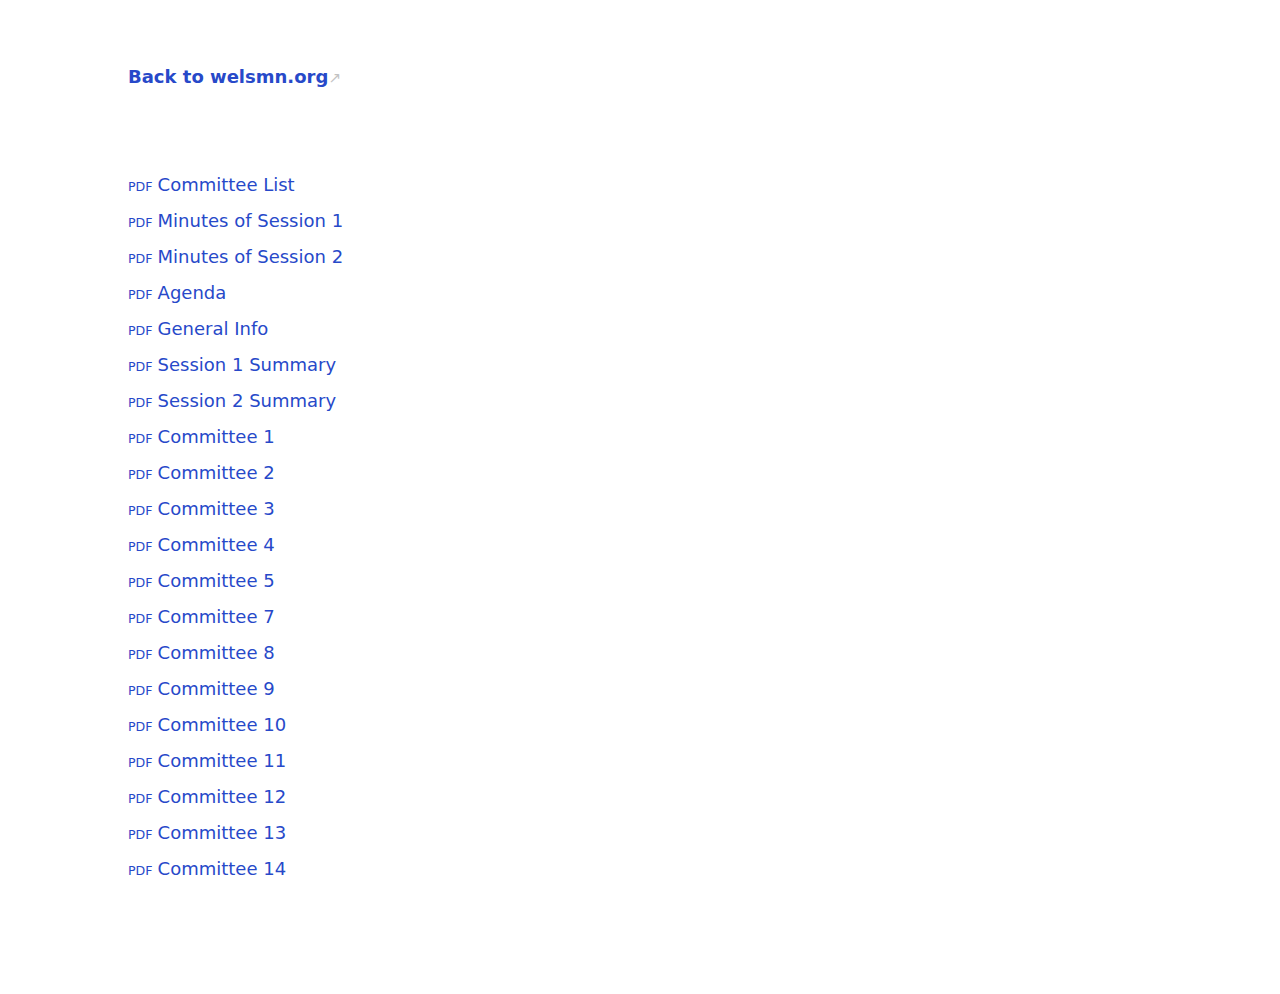
<file: convention2018/convention.html>
<!-- JOHN DOE’S PAGE - https://github.com/cadars/john-doe/ -->
<!-- 2018 convention page -->

<!DOCTYPE html>
<html lang="en">
  <head>
    <meta charset="utf-8">
    <meta name="viewport" content="width=device-width,initial-scale=1">

    <title>welsmn</title>
    <meta name="description" content="Site description">

    <!-- Recommended minimum -->
    <meta property="og:title" content="Site title">
    <meta property="og:description" content="Site description">
    <meta property="og:image" content="img/site-image.jpg">
    <meta name="twitter:card" content="summary_large_image">

    <!-- You could also inline the stylesheet -->
    <link rel="stylesheet" href="style.css">

  </head>
  <body>

    <header>
      <h1><a href="https://welsmn.org">Back to welsmn.org</a></h1>

<!---      <nav>
        <a href="#greetings">District_Greetings</a>
        <a href="#reports">Committee_Reports</a>
        <a href="#information">Informational_Pieces</a>

      </nav>      -->
    </header>

    <main>

      <section id="home"> <!-- HOME -->

        <article>
        
                  <p><a href="2018_Committee_List.pdf" target="_blank">Committee List</a></p>
          <p><a href="2018_Minutes_Session_1.pdf" target="_blank">Minutes of Session 1</a></p>
          <p><a href="2018_Minutes_Session_2.pdf" target="_blank">Minutes of Session 2</a></p>
          <p><a href="2018_MN_District_Convention_Final_Agenda.pdf" target="_blank">Agenda</a></p>
          <p><a href="2018_MN_District_Convention_General_Info.pdf" target="_blank">General Info</a></p>
          <p><a href="2018_Session_1_summary.pdf" target="_blank">Session 1 Summary</a></p>
          <p><a href="2018_Session_2_summary.pdf" target="_blank">Session 2 Summary</a></p>
          <p><a href="committee_01.pdf" target="_blank">Committee 1</a></p>
          <p><a href="committee_02.pdf" target="_blank">Committee 2</a></p>
          <p><a href="committee_03.pdf" target="_blank">Committee 3</a></p>
          <p><a href="committee_04.pdf" target="_blank">Committee 4</a></p>
          <p><a href="committee_05.pdf" target="_blank">Committee 5</a></p>
          <p><a href="committee_07.pdf" target="_blank">Committee 7</a></p>
          <p><a href="committee_08.pdf" target="_blank">Committee 8</a></p>
          <p><a href="committee_09.pdf" target="_blank">Committee 9</a></p>
          <p><a href="committee_10.pdf" target="_blank">Committee 10</a></p>
          <p><a href="committee_11.pdf" target="_blank">Committee 11</a></p>
          <p><a href="committee_12.pdf" target="_blank">Committee 12</a></p>
          <p><a href="committee_13.pdf" target="_blank">Committee 13</a></p>
          <p><a href="committee_14.pdf" target="_blank">Committee 14</a></p>

        </article>
      </section>

    </main>

  </body>
</html>
</file>
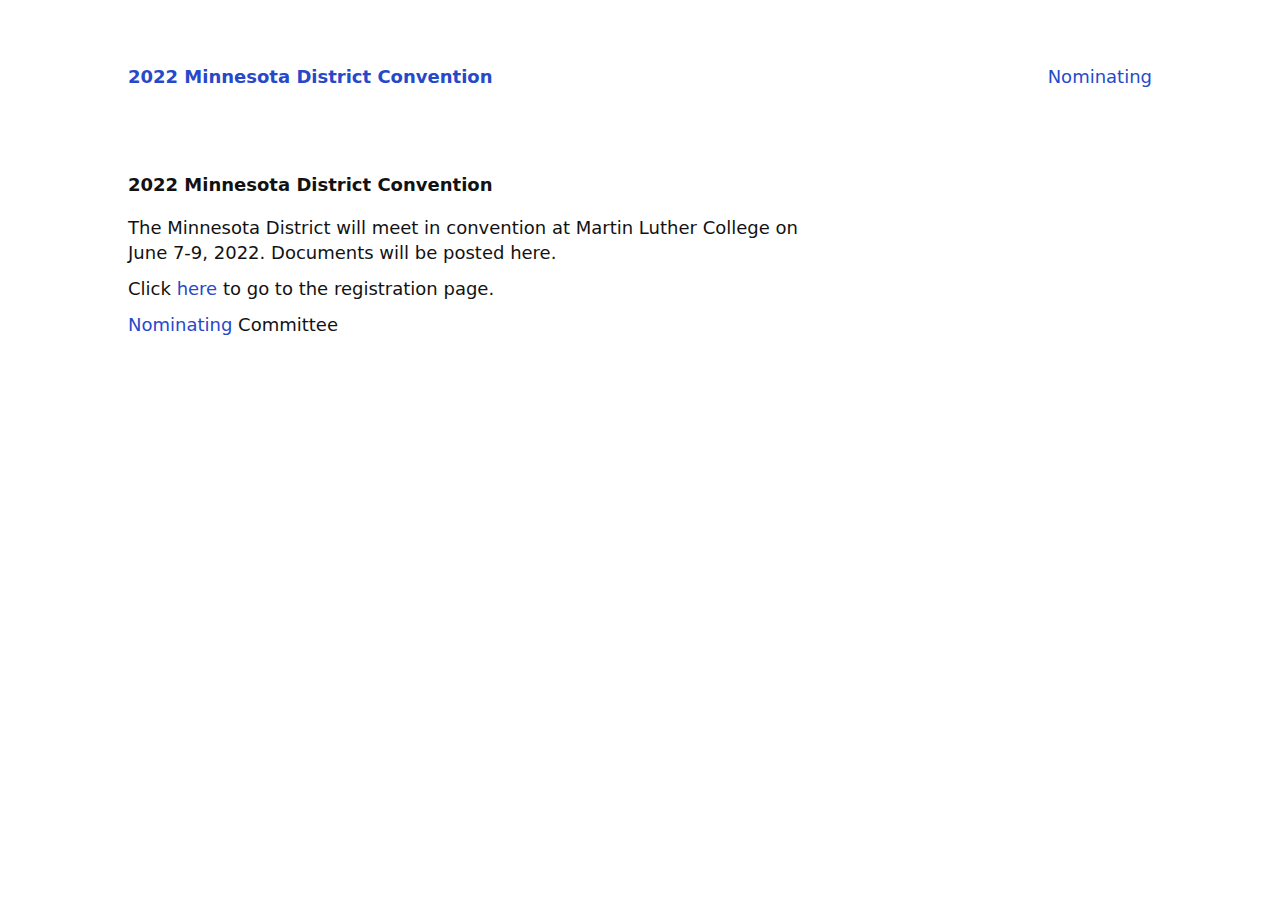
<file: convention2022/convention.html>
<!-- JOHN DOE’S PAGE - https://github.com/cadars/john-doe/ -->

<!DOCTYPE html>
<html lang="en">
  <head>
    <meta charset="utf-8">
    <meta name="viewport" content="width=device-width,initial-scale=1">

    <title>welsmn</title>
    <meta name="description" content="Site description">

    <!-- Recommended minimum -->
    <meta property="og:title" content="Site title">
    <meta property="og:description" content="Site description">
    <meta property="og:image" content="img/site-image.jpg">
    <meta name="twitter:card" content="summary_large_image">

    <!-- You could also inline the stylesheet -->
    <link rel="stylesheet" href="style.css">

  </head>
  <body>

    <header>
      <h1>
        <a href="convention.html">2022 Minnesota District Convention</a>
      </h1>
      <nav>
        <a href="#nominating">Nominating</a>
      </nav>
    </header>

    <main>

      <section id="home"> <!-- CONVENTION -->

        <article>
          <h1>2022 Minnesota District Convention</h1>



          <p>The Minnesota District will meet in convention at Martin Luther College on June 7-9, 2022. Documents will be posted here.</p>

          <p>Click <a href="../convention2022.html">here</a> to go to the registration page.</p>

          <p><a href="#nominating">Nominating</a> Committee</p>

        </article>

      </section>

      <section id="nominating"> <!-- NOMINATING -->

        <h1>Nominating Committee</h1>

      <p><a href="nominees_needed.pdf">Download this information as a pdf.</a></p>

      <p>Nominating Committee Needs</p>

      <p>Please note: The synod has gone away from having some terms last 6 years, such as Board of Appeals. Now all positions will be a uniform 4-year term length. A 12-year maximum remains. Some who are now serving a current 6-year term may be relected in 2022, 2024 or 2026 to a second, 4-year term, but will be ineligible for a third term, because they would then serve more than 12 years. We will adjust our nominations accordingly this year.</p>

      <p><strong>Board of Appeals</strong></p>

      <p>Rev. Roger Rockhoff was appointed to a term that ends in June 2022 and is eligible to be nominated. A second nominee would still be needed if Roger is willing to be renominated.</p>

      <p>Mr. Frederick Pfotenhauer is not eligible for another term, so there will be no lay incumbent. Two lay nominees needed.</p>

      <p><strong>District Nominating Committee</strong></p>

      <p>The District Nominating Committee will need a new chairman. Rev. Henry Koch is completing his final term in June. Two nominees are needed. This position has been held by a pastor.</p>

      <p>The District Council nominates the representatives for the nominating committee from each conference, though the nominating committee has traditionally offered assistance.</p>

      <p>Rev. Keith Bilitz of Mankato Conference is retiring. Two nominees from that conference are needed.</p>

      <p>Rev. Paul Marggraf of Crow River is eligible to be renominated. A second nominee would be needed.</p>

      <p>Rev. Timothy Rosenow of St. Croix completes his appointment in June and is eligible to be nominated. A second nominee from the St. Croix conference would still be needed.</p>

      <p>For the Iowa circuit of the Southern Conference, Rev. Roger Neumann’s second term ends in June, and he is eligible to be renominated. A second nominee would be needed.</p>

      <p><strong>Mission Board</strong></p>

      <p><strong> Two Laymen needed (4 nominees)</strong></p>

      <p>One of the Mission Board’s lay representatives, David Sauer, completes his final term in June. Two nominees are needed (no lay incumbent). The term for one other layman, Daryl Schulz, is also ending, but he can be renominated. If he is willing to be nominated, a second nominee would still be needed for that ballot. </p>

      <p><strong>Synodical Council</strong></p>

      <p><strong>One Layman needed (3 nominees)</strong></p>

      <p>Mr. Kurt Sames’s first term ends in June. He is eligible to be renominated. Three total nominees are needed.</p>

      <p><strong>Martin Luther College Governing Board</strong></p>

      <p>A male teacher is needed for election to this board. Three nominees needed.</p>

      <p><strong>Wisconsin Lutheran Seminary Governing Board</strong></p>

      <p>A layman will be elected to this board. Three nominees are needed.</p>


      </section>


    </main>

  </body>
</html>
</file>
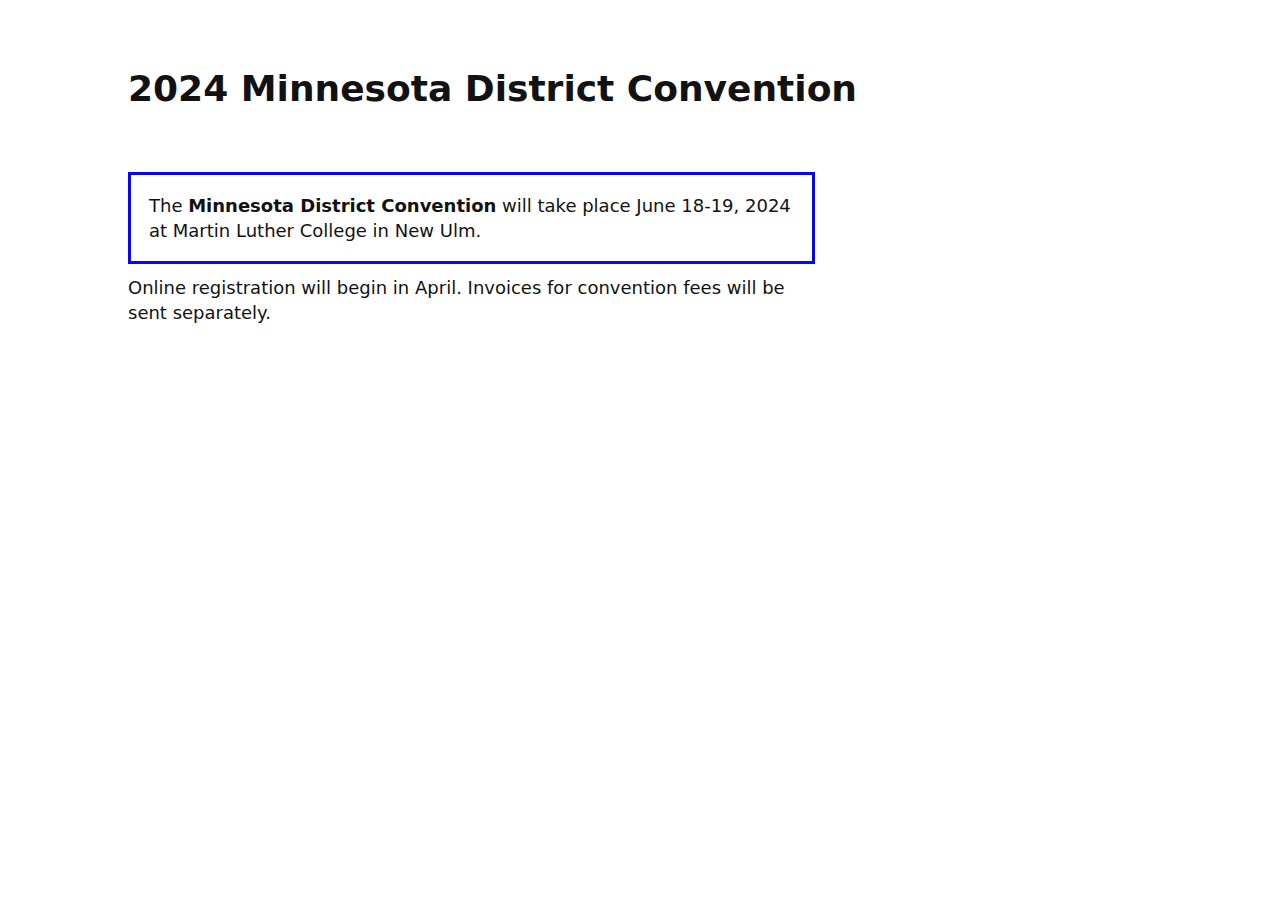
<file: convention2024/convention_home_2024.html>
<!-- JOHN DOE’S PAGE - https://github.com/cadars/john-doe/ -->

<!DOCTYPE html>
<html lang="en">
  <head>
    <meta charset="utf-8">
    <meta name="viewport" content="width=device-width,initial-scale=1">

    <title>MN Convention Home</title>
    <meta name="description" content="Site description">

    <!-- Recommended minimum -->
    <meta property="og:title" content="Site title">
    <meta property="og:description" content="Site description">
    <meta property="og:image" content="img/site-image.jpg">
    <meta name="twitter:card" content="summary_large_image">

    <!-- You could also inline the stylesheet -->
    <link rel="stylesheet" href="style.css">

  </head>
  <body>

    <header>

        <h1>2024 Minnesota District Convention</h1>

<!---      <nav>
        <a href="#greetings">District_Greetings</a>
        <a href="#reports">Committee_Reports</a>
        <a href="#information">Informational_Pieces</a>

      </nav>      -->
    </header>

    <main>

      <section id="home"> <!-- HOME -->

        <article>

          <p style="border-width:3px; border-style:solid; border-color:#0703FC; padding:1em;">
            The <strong>Minnesota District Convention</strong> will take place June 18-19, 2024 at Martin Luther College in New Ulm.
            </p>


          <p>Online registration will begin in April. Invoices for convention fees will be sent separately.</p>
        </article>


      </section>

    </main>

  </body>
</html>
</file>
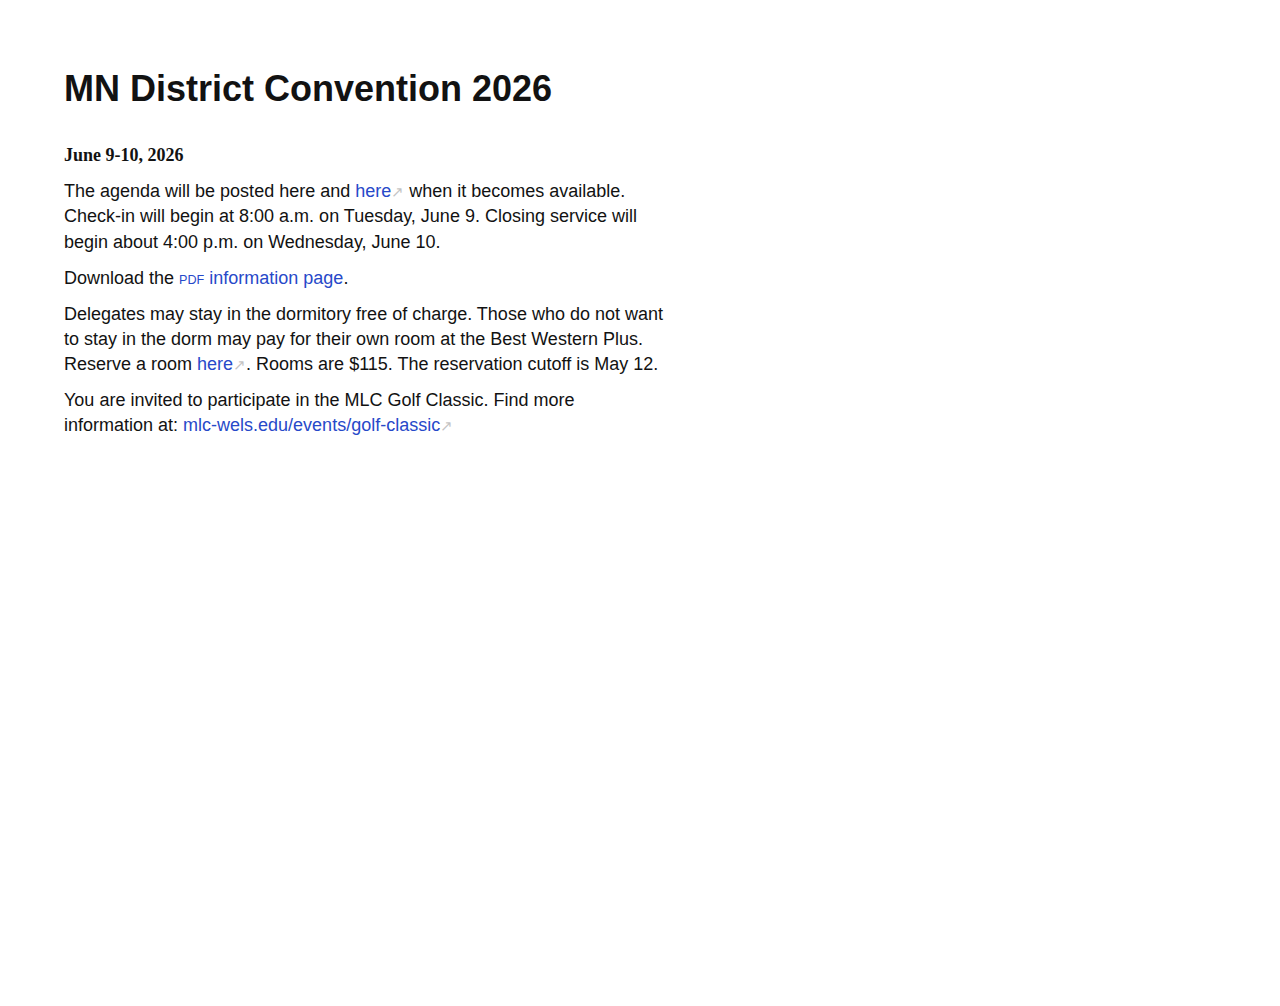
<file: convention2026/registration.html>
<!-- JOHN DOE’S PAGE - https://github.com/cadars/john-doe/ -->

<!DOCTYPE html>
<html lang="en">
  <head>
    <meta charset="utf-8">
    <meta name="viewport" content="width=device-width,initial-scale=1">

    <title>welsmn</title>
    <meta name="description" content="Site description">

    <!-- Recommended minimum -->
    <meta property="og:title" content="Site title">
    <meta property="og:description" content="Site description">
    <meta property="og:image" content="img/site-image.jpg">
    <meta name="twitter:card" content="summary_large_image">

    <!-- You could also inline the stylesheet -->
    <link rel="stylesheet" href="../style.css">

  </head>
  <body>

    <header>


    </header>

    <main>

      <h1>MN District Convention 2026</h1>
      <h2>June 9-10, 2026</h2>
      
      <p style="max-width:60ch">The agenda will be posted here and <a href="https://welsmn.org/convention2026.html">here</a> when it becomes available. Check-in will begin at 8:00 a.m. on Tuesday, June 9. Closing service will begin about 4:00 p.m. on Wednesday, June 10.</p>
      <p>Download the <a href="info_page.pdf">information page</a>.</p>
      <p style="max-width:60ch">Delegates may stay in the dormitory free of charge. Those who do not want to stay in the dorm may pay for their own room at the Best Western Plus. Reserve a room <a href="https://www.bestwestern.com/en_US/book/hotel-rooms.24142.html?groupId=6I6FE0L5">here</a>. Rooms are $115. The reservation cutoff is May 12.</p>
      <p style="max-width:60ch">You are invited to participate in the MLC Golf Classic. Find more information at: <a href="https://mlc-wels.edu/events/golf-classic/">mlc-wels.edu/events/golf-classic</a></p>
      <p>
      

    <iframe
      id="JotFormIFrame-260954486147164"
      title="2026 MN District Convention"
      onload="window.parent.scrollTo(0,0)"
      allowtransparency="true"
      allow="geolocation; microphone; camera; fullscreen; payment"
      src="https://form.jotform.com/260954486147164"
      frameborder="0"
      style="min-width:100%;max-width:100%;height:539px;border:none;"
      scrolling="no"
    >
    </iframe>
    <script src='https://cdn.jotfor.ms/s/umd/latest/for-form-embed-handler.js'></script>
    <script>window.jotformEmbedHandler("iframe[id='JotFormIFrame-260954486147164']", "https://form.jotform.com/")</script>
          

      </p>
      



    
    </main>

  </body>
</html>
</file>
<file: style.css>
* { margin: 0; padding: 0; box-sizing: border-box;

  /* Color scheme */

  --textcolor: #121212;
  --bgcolor: #fff;
  --highlight: #2749c9;

}

@media (prefers-color-scheme: dark) {
  * {
    --textcolor: #dadada;
    --bgcolor: #141414;
    --highlight: #ffc400;
  }
}

body {
  font-size: 18px;
  font-family: 'Source Sans Pro', sans-serif;
  line-height: 1.4;
  color: var(--textcolor);
  background: var(--bgcolor);
  position: relative;
  max-width: 64em;  /* remove this for a full-width layout */
  margin: 0 auto;  /* centers the layout */
}

/* ------- Sections ------- */

section {
  padding: calc(6em + 5vw) 5vw 8vw 5vw;
  /* ! Everything below is needed ! */
  display: none;
  position: absolute;
  top: 0;
  min-height: 100vh;
  width: 100%;
  background: var(--bgcolor);
  z-index: 1;
}

section:target { /* Show section */
  display: block;
}

section#home { /* Show #home by default */
  display: block;
}


/* ------- Header ------- */

header {
  padding: 5vw 5vw 0 5vw;
  display: flex
  flex-wrap: wrap;
  position: relative;
  width: 100%;
  z-index: 10;
}

header h1 {
  font-family: 'Playfair Display', serif;
  font-size: 2em;
  flex: 1;
  margin: 0 2rem 0 0;
  white-space: nowrap;
  padding: 0 5vw .5em 0;
}

/*
nav {
	display: flex !important;
	background: red;
	min-height: 50px;
	border: 5px solid yellow;
	flex-wrap: wrap;
	gap: 0.75rem 1.5rem
}   */

nav a:not(:last-of-type) {
  margin-right: 1.5vw;
}

/* ------- General ------- */

a {
  text-decoration: none;
  color: var(--highlight);
}

a:hover {
  border-bottom: 1px solid;
}

section h1 {
  font-family: 'Playfair Display', serif;
  font-size: 1em;
  margin: 30px 0 1em 0;
}

h2, h3, h4 {
  font-family: 'Playfair Display', serif;
  font-size: 1em;
  font-weight: 600;
  margin: 1.6em 0 .6em 0;
}

p, ul, ol, article {
  max-width: 100ch; /* Limit line-length to 60 characters */
  margin-bottom: .6em;
}

ul {
  list-style-type: none;
}

ul li::marker {
  content: "\2022   ";
}

li {
  margin-bottom: 0em;
}

ul, ol {
  padding-left: 2ch;
}

b, strong {
  font-weight: 600;
}

small {
  font-size: .85em;
}

hr {
  height: 1px;
  border: 0;
  background: currentColor;
  opacity: .1;
  margin: 1.2em 0;
}

abbr {
  text-decoration: none;
}

abbr[title]:hover {
  opacity: .7;
  cursor: help;
}

blockquote {
  padding-left: 2ch;
  opacity: .7;
  margin-bottom: .6em;
  position: relative;
}

blockquote:before {
  content: "";
  position:absolute;
  left: 0;
  top: .3em;
  bottom: .3em;
  background: currentColor;
  width: 1px;
  opacity: .2;
}

img, svg, video, audio {
  display: block;
  max-width: 100%;
  height: auto;
  fill: currentColor;
}

code, textarea {
  font-family: ui-monospace, SF Mono, Menlo, Monaco, Andale Mono, monospace;
  font-size: 1em;
  opacity: .7;
}

a code {
  opacity:1;
}

pre, textarea { /* for code samples */
  font-size: .9em;
  color: inherit;
  line-height:inherit;
  padding:.6em .9em;
  margin: .8em 0 1em 0;
  position: relative;
  display: block;
  width: 100%;
  white-space: pre;
  border:0;
  border-radius: 4px;
  background:rgba(255,255,100,.075);
  box-shadow: inset 1px 1px 0 rgba(0,0,0,.2), inset -1px -1px 0 rgba(0,0,0,.04) ;
}

/* text boxes */
div.text-box {
   width: 75%;
   padding: 1em;
   border: 3px solid red;
   margin: 0;
}

/* agenda table */
table {
	width: 100%;
	border-width: 1 px;
	border-style: solid;
	border-color: black;
	}

.tg tr:hover {
	background-color: #c3e6e5;}

.tg { 
	border-collapse:collapse;border-spacing:0;
	}
.tg td 
	{
border-color:black;border-style:solid;border-width:1px;font-family:Arial,sans-serif;font-size:14px;overflow:hidden;padding:10px 5px;word-break:normal; 
	}
.tg th { border-color:black;border-style:solid;border-width:1px;font-family:Arial,sans-serif;font-size:14px;font-weight:normal;overflow:hidden;padding:10px 5px;word-break:normal;
}
.tg .tg-0pky { border-color:inherit;text-align:left;vertical-align:top 
}

/* Inline footnotes */

label {
  cursor: pointer;
  vertical-align: super;
  line-height: 1;
  font-size: .75em;
  padding-left: .1em;
}

label:hover {
  color: var(--highlight);
}

label:before {content:"[";}
label:after {content:"]";}

label + input,
label + input + small {
  display: none;
}

input:checked + small {
  display: block;
  padding: .8em 0 1em 2.5vw;;
}

/* Figures */

figure {
  margin: 2em 0 1.5em 0;
}

figure figcaption {
  margin: 0.8em 0 0 0;
  font-size: .85em;
  opacity: .7;
}

/* Responsive video embeds */

figure.video {
  position: relative;
  padding-bottom: 56.25%; /* 16:9 */
  height: 0;
  overflow: hidden;
}

figure.video iframe, figure.video object, figure.video embed {
  position: absolute;
  top: 0;
  left: 0;
  width: 100%;
  height: 100%;
  border: 0;
  visibility: hidden; /* so loading="lazy" should work? */
}

section:target iframe {
  visibility: visible;
}

/* External links */

a[href*="//"]:after {
  font-weight: 300;
  font-size: .85em;
  content: "\2197"; /* top right arrow: ↗ */
  color: var(--textcolor);
  opacity: .25;
}

a[href*="//"]:hover:after {
  color: var(--highlight);
  opacity: 1;
}

/* File links */

a:before {
  font-size: .7em;
  margin-right: .4em;
}

/* Add more filetypes here if you want */

a[href$=".pdf"]:before { content: "PDF"; }
a[href$=".txt"]:before { content: "TXT"; }
a[href$=".mp3"]:before { content: "MP3"; }
a[href$=".zip"]:before { content: "ZIP"; }
a[href$=".rar"]:before { content: "RAR"; }
a[href$=".jpeg"]:before,
a[href$=".jpg"]:before,
a[href$=".gif"]:before,
a[href$=".png"]:before { content: "IMG"; }

/* ------- News ------- */

article + article {
  margin-top: 4.5em;
}

article h2 {
  font-weight: 700;
  margin-top: 25px;
  margin-bottom: 5px;
}

article time {
  margin-left: .6em;
  font-size: .8em;
  font-weight: 400;
  opacity: .7;
}

/* ------- Images Grid ------- */

.grid {
  display: grid;
  grid-gap: 5vmin;
  grid-template-columns: repeat(auto-fill, minmax(150px, 1fr)); /* 150px = minimum image size */
  grid-auto-flow: dense;
  padding: 2em 0;
}

.grid a {
  position: relative;
  border: 0;
}

.grid a:hover {
  transform: scale(.975);
}

/* For a square ratio */
.grid a:before {
  content: "";
  display: block;
  padding-top: 100%;
}

.grid a img {
  position: absolute;
  top: 0;
  width: 100%;
  height: 100%;
  object-fit: contain;
}

/* 2×3 image grid – no borders, clean & responsive */
.image-grid {
  max-width: 1200px;           /* or match your content width, e.g. 1000px */
  margin: 0 auto;              /* centers the grid */
  padding: 0 20px;             /* optional side breathing room – adjust or remove */
  
  display: grid;
  grid-template-columns: repeat(3, 1fr);   /* 3 equal columns */
  gap: 20px;                               /* space between images */
}

.image-grid img {
  width: 100%;
  height: auto;
  display: block;
  border: none;
  outline: none;
  border-radius: 0;
  object-fit: cover;          /* crops nicely if images have different ratios */
}

/* Optional: subtle hover effect */
.image-grid img:hover {
  opacity: 0.92;
  transition: opacity 0.25s ease;
}

/* Responsive adjustments – stack on smaller screens */
@media (max-width: 900px) {
  .image-grid {
    grid-template-columns: repeat(2, 1fr);   /* 2 columns on tablets */
  }
}

@media (max-width: 600px) {
  .image-grid {
    grid-template-columns: 1fr;              /* 1 column on phones */
    gap: 16px;
  }
}

/* ------- Slideshow ------- */

.slides {
  position: fixed;
  top: 0;
  left: 0;
  right: 0;
  height: 100vh;
  overflow-y: scroll;
  scroll-snap-type: y mandatory;
}

.slides figure {
  height: 100vh;
  padding: 0 5vw;
  margin: 0;
  display: grid;
  place-items: center;
  align-content: center;
  scroll-snap-align: center;
}

.slides figure img {
  max-height: 88vh; /* Adjust if needed */
}

.slides figure.cover {
  padding: 0;
}

.slides figure.cover img {
  max-height: none;
  position: absolute;
  z-index: -1;
  width: 100vw;
  height: 100vh;
  object-fit: cover;
}

/* ------- Lightbox ------- */

.lightbox {
  display: none;
  color: var(--textcolor);
}

.lightbox:target {
  position: fixed;
  top: 0;
  right: 0;
  bottom: 0;
  left: 0;
  display: grid;
  place-items: center;
  align-content: center;
  background: var(--bgcolor);
  border: 0;
  z-index: 3;
}

.lightbox img {
  max-height: 100vh;
  z-index: 4;
}

.lightbox:target:before { /* Loading spinner */
  content:"";
  height: 2em;
  width: 2em;
  animation: spin .8s infinite linear;
  border: 1px solid;
  border-right-color: transparent;
  border-radius: 50%;
  display: block;
  position: absolute;
  transform: translateX(-50%);
  opacity: .25;
}

@keyframes spin {
  0% { transform: rotate(0deg); }
  100% { transform: rotate(360deg); }
}

.lightbox:target:after { /* × to close */
  content: "\00D7";
  position: fixed;
  font-size: 2em;
  font-weight: 200;
  line-height: 0;
  top: .75em;
  right: .5em;
  z-index: 4;
}

/* ------- Smaller screens ------- */

@media only screen and (max-width: 680px) {
	body {
		font-size: 16px;
	}
}

@media only screen and (max-width: 540px) {
  nav { width: 100%; } /* Fix for older webkit versions */
}

/* ------- Print ------- */

@media print {

  nav, .lightbox:target:after { display: none; }

  article, figure, img {
    page-break-inside: avoid;
    break-inside: avoid;
  }

  /* Inline footnotes */

  label + input + small { display: inline; }
  label + input + small:before { content: "["; }
  label + input + small:after { content: "]"; }

  /* Slides */

  .slides, .slides figure {
    position: relative;
    height: auto;
    padding: 0;
  }

  .slides figure img, .slides figure.cover img {
    max-height: auto;
    position: relative;
    z-index: 1;
    width: auto;
    height: 100vh;
    object-fit: contain;
  }

}
</file>
<file: convention2018/style.css>
* { margin: 0; padding: 0; box-sizing: border-box;

  /* Color scheme */

  --textcolor: #121212;
  --bgcolor: #fff;
  --highlight: #2749c9;

}

@media (prefers-color-scheme: dark) {
  * {
    --textcolor: #dadada;
    --bgcolor: #141414;
    --highlight: #ffc400;
  }
}

body {
  font-size: 18px;
  font-family: system-ui, sans-serif;
  line-height: 1.4;
  color: var(--textcolor);
  background: var(--bgcolor);
  position: relative;
  max-width: 64em;  /* remove this for a full-width layout */
  margin: 0 auto;  /* centers the layout */
}

/* ------- Sections ------- */

section {
  padding: calc(6em + 5vw) 5vw 8vw 5vw;
  /* ! Everything below is needed ! */
  display: none;
  position: absolute;
  top: 0;
  min-height: 100vh;
  width: 100%;
  background: var(--bgcolor);
}

section:target { /* Show section */
  display: block;
}

section#home { /* Show #home by default */
  display: block;
}

/* ------- Header ------- */

header {
  padding: 5vw 5vw 0 5vw;
  display: flex;
  flex-wrap: wrap;
  position: absolute;
  width: 100%;
  z-index: 2;
}

header h1 {
  font-size: 1em;
  flex: 1; /* pushes nav to the right */
  white-space: nowrap;
  padding: 0 5vw .5em 0;
}

nav a:not(:last-of-type) {
  margin-right: 1.5vw;
}

/* ------- General ------- */

a {
  text-decoration: none;
  color: var(--highlight);
}

a:hover {
  border-bottom: 1px solid;
}

section h1 {
  font-size: 1em;
  margin: 0 0 1em 0;
}

h2, h3, h4 {
  font-size: 1em;
  font-weight: 600;
  margin: 1.6em 0 .6em 0;
}

p, ul, ol, article {
  max-width: 60ch; /* Limit line-length to 60 characters */
  margin-bottom: .6em;
}

ul {
  list-style-type: none;
}

ul li::marker {
  content: "\2022   ";
}

li {
  margin-bottom: .2em;
}

ul, ol {
  padding-left: 2ch;
}

b, strong {
  font-weight: 600;
}

small {
  font-size: .85em;
}

hr {
  height: 1px;
  border: 0;
  background: currentColor;
  opacity: .1;
  margin: 1.2em 0;
}

abbr {
  text-decoration: none;
}

abbr[title]:hover {
  opacity: .7;
  cursor: help;
}

blockquote {
  padding-left: 2ch;
  opacity: .7;
  margin-bottom: .6em;
  position: relative;
}

blockquote:before {
  content: "";
  position:absolute;
  left: 0;
  top: .3em;
  bottom: .3em;
  background: currentColor;
  width: 1px;
  opacity: .2;
}

img, svg, video, audio {
  display: block;
  max-width: 100%;
  height: auto;
  fill: currentColor;
}

code, textarea {
  font-family: ui-monospace, SF Mono, Menlo, Monaco, Andale Mono, monospace;
  font-size: 1em;
  opacity: .7;
}

a code {
  opacity:1;
}

pre, textarea { /* for code samples */
  font-size: .9em;
  color: inherit;
  line-height:inherit;
  padding:.6em .9em;
  margin: .8em 0 1em 0;
  position: relative;
  display: block;
  width: 100%;
  white-space: pre;
  border:0;
  border-radius: 4px;
  background:rgba(255,255,100,.075);
  box-shadow: inset 1px 1px 0 rgba(0,0,0,.2), inset -1px -1px 0 rgba(0,0,0,.04) ;
}

/* Inline footnotes */

label {
  cursor: pointer;
  vertical-align: super;
  line-height: 1;
  font-size: .75em;
  padding-left: .1em;
}

label:hover {
  color: var(--highlight);
}

label:before {content:"[";}
label:after {content:"]";}

label + input,
label + input + small {
  display: none;
}

input:checked + small {
  display: block;
  padding: .8em 0 1em 2.5vw;;
}

/* Figures */

figure {
  margin: 2em 0 1.5em 0;
}

figure figcaption {
  margin: 0.8em 0 0 0;
  font-size: .85em;
  opacity: .7;
}

/* Responsive video embeds */

figure.video {
  position: relative;
  padding-bottom: 56.25%; /* 16:9 */
  height: 0;
  overflow: hidden;
}

figure.video iframe, figure.video object, figure.video embed {
  position: absolute;
  top: 0;
  left: 0;
  width: 100%;
  height: 100%;
  border: 0;
  visibility: hidden; /* so loading="lazy" should work? */
}

section:target iframe {
  visibility: visible;
}

/* External links */

a[href*="//"]:after {
  font-weight: 300;
  font-size: .85em;
  content: "\2197"; /* top right arrow: ↗ */
  color: var(--textcolor);
  opacity: .25;
}

a[href*="//"]:hover:after {
  color: var(--highlight);
  opacity: 1;
}

/* File links */

a:before {
  font-size: .7em;
  margin-right: .4em;
}

/* Add more filetypes here if you want */

a[href$=".pdf"]:before { content: "PDF"; }
a[href$=".txt"]:before { content: "TXT"; }
a[href$=".mp3"]:before { content: "MP3"; }
a[href$=".zip"]:before { content: "ZIP"; }
a[href$=".rar"]:before { content: "RAR"; }
a[href$=".jpeg"]:before,
a[href$=".jpg"]:before,
a[href$=".gif"]:before,
a[href$=".png"]:before { content: "IMG"; }

/* ------- News ------- */

article + article {
  margin-top: 4.5em;
}

article h2 {
  font-weight: 700;
  margin: 0 0 1em 0;
}

article time {
  margin-left: .6em;
  font-size: .8em;
  font-weight: 400;
  opacity: .7;
}

/* ------- Images Grid ------- */

.grid {
  display: grid;
  grid-gap: 5vmin;
  grid-template-columns: repeat(auto-fill, minmax(150px, 1fr)); /* 150px = minimum image size */
  grid-auto-flow: dense;
  padding: 2em 0;
}

.grid a {
  position: relative;
  border: 0;
}

.grid a:hover {
  transform: scale(.975);
}

/* For a square ratio */
.grid a:before {
  content: "";
  display: block;
  padding-top: 100%;
}

.grid a img {
  position: absolute;
  top: 0;
  width: 100%;
  height: 100%;
  object-fit: contain;
}

/* ------- Slideshow ------- */

.slides {
  position: fixed;
  top: 0;
  left: 0;
  right: 0;
  height: 100vh;
  overflow-y: scroll;
  scroll-snap-type: y mandatory;
}

.slides figure {
  height: 100vh;
  padding: 0 5vw;
  margin: 0;
  display: grid;
  place-items: center;
  align-content: center;
  scroll-snap-align: center;
}

.slides figure img {
  max-height: 88vh; /* Adjust if needed */
}

.slides figure.cover {
  padding: 0;
}

.slides figure.cover img {
  max-height: none;
  position: absolute;
  z-index: -1;
  width: 100vw;
  height: 100vh;
  object-fit: cover;
}

/* ------- Lightbox ------- */

.lightbox {
  display: none;
  color: var(--textcolor);
}

.lightbox:target {
  position: fixed;
  top: 0;
  right: 0;
  bottom: 0;
  left: 0;
  display: grid;
  place-items: center;
  align-content: center;
  background: var(--bgcolor);
  border: 0;
  z-index: 3;
}

.lightbox img {
  max-height: 100vh;
  z-index: 4;
}

.lightbox:target:before { /* Loading spinner */
  content:"";
  height: 2em;
  width: 2em;
  animation: spin .8s infinite linear;
  border: 1px solid;
  border-right-color: transparent;
  border-radius: 50%;
  display: block;
  position: absolute;
  transform: translateX(-50%);
  opacity: .25;
}

@keyframes spin {
  0% { transform: rotate(0deg); }
  100% { transform: rotate(360deg); }
}

.lightbox:target:after { /* × to close */
  content: "\00D7";
  position: fixed;
  font-size: 2em;
  font-weight: 200;
  line-height: 0;
  top: .75em;
  right: .5em;
  z-index: 4;
}

/* ------- Smaller screens ------- */

@media only screen and (max-width: 680px) {
  body { font-size: 16px; }
}

@media only screen and (max-width: 540px) {
  nav { width: 100%; } /* Fix for older webkit versions */
}

/* ------- Print ------- */

@media print {

  nav, .lightbox:target:after { display: none; }

  article, figure, img {
    page-break-inside: avoid;
    break-inside: avoid;
  }

  /* Inline footnotes */

  label + input + small { display: inline; }
  label + input + small:before { content: "["; }
  label + input + small:after { content: "]"; }

  /* Slides */

  .slides, .slides figure {
    position: relative;
    height: auto;
    padding: 0;
  }

  .slides figure img, .slides figure.cover img {
    max-height: auto;
    position: relative;
    z-index: 1;
    width: auto;
    height: 100vh;
    object-fit: contain;
  }

}
</file>
<file: convention2022/style.css>
* { margin: 0; padding: 0; box-sizing: border-box;
  
  /* Color scheme */
  
  --textcolor: #121212;
  --bgcolor: #fff;
  --highlight: #2749c9;

}

@media (prefers-color-scheme: dark) {
  * {
    --textcolor: #dadada;
    --bgcolor: #141414;
    --highlight: #ffc400;
  }
}

body {
  font-size: 18px;
  font-family: system-ui, sans-serif;
  line-height: 1.4;
  color: var(--textcolor);
  background: var(--bgcolor);
  position: relative;
  max-width: 64em;  /* remove this for a full-width layout */
  margin: 0 auto;  /* centers the layout */
}

/* ------- Sections ------- */

section {
  padding: calc(6em + 5vw) 5vw 8vw 5vw;
  /* ! Everything below is needed ! */
  display: none;
  position: absolute;
  top: 0;
  min-height: 100vh;
  width: 100%;
  background: var(--bgcolor);
}

section:target { /* Show section */
  display: block;
}

section#home { /* Show #home by default */
  display: block;
}

/* ------- Header ------- */

header {
  padding: 5vw 5vw 0 5vw;
  display: flex;
  flex-wrap: wrap;
  position: absolute;
  width: 100%;
  z-index: 2;
}

header h1 {
  font-size: 1em;
  flex: 1; /* pushes nav to the right */
  white-space: nowrap;
  padding: 0 5vw .5em 0;
}

nav a:not(:last-of-type) {
  margin-right: 1.5vw;
}

/* ------- General ------- */

a {
  text-decoration: none;
  color: var(--highlight);
}

a:hover {
  border-bottom: 1px solid;
}

section h1 {
  font-size: 1em;
  margin: 0 0 1em 0;
}

h2, h3, h4 {
  font-size: 1em;
  font-weight: 600;
  margin: 1.6em 0 .6em 0;
}

p, ul, ol, article {
  max-width: 60ch; /* Limit line-length to 60 characters */
  margin-bottom: .6em;
}

ul {
  list-style-type: none;
}

ul li::marker {
  content: "\2022   ";
}

li {
  margin-bottom: .2em;
}

ul, ol {
  padding-left: 2ch;
}

b, strong {
  font-weight: 600;
}

small {
  font-size: .85em;
}

hr {
  height: 1px;
  border: 0;
  background: currentColor;
  opacity: .1;
  margin: 1.2em 0;
}

abbr {
  text-decoration: none;
}

abbr[title]:hover {
  opacity: .7;
  cursor: help;
}

blockquote {
  padding-left: 2ch;
  opacity: .7;
  margin-bottom: .6em;
  position: relative;
}

blockquote:before {
  content: "";
  position:absolute;
  left: 0;
  top: .3em;
  bottom: .3em;
  background: currentColor;
  width: 1px;
  opacity: .2;
}

img, svg, video, audio {
  display: block;
  max-width: 100%;
  height: auto;
  fill: currentColor;
}
  
code, textarea {
  font-family: ui-monospace, SF Mono, Menlo, Monaco, Andale Mono, monospace;
  font-size: 1em;
  opacity: .7;
}

a code {
  opacity:1;
}

pre, textarea { /* for code samples */
  font-size: .9em;
  color: inherit;
  line-height:inherit;
  padding:.6em .9em;
  margin: .8em 0 1em 0;
  position: relative;
  display: block;
  width: 100%;
  white-space: pre;
  border:0;
  border-radius: 4px;
  background:rgba(255,255,100,.075);
  box-shadow: inset 1px 1px 0 rgba(0,0,0,.2), inset -1px -1px 0 rgba(0,0,0,.04) ;
}

/* Inline footnotes */

label {
  cursor: pointer;
  vertical-align: super;
  line-height: 1;
  font-size: .75em;
  padding-left: .1em;
}

label:hover {
  color: var(--highlight);
}

label:before {content:"[";}
label:after {content:"]";}

label + input,
label + input + small {
  display: none;
}

input:checked + small {
  display: block;
  padding: .8em 0 1em 2.5vw;;
}

/* Figures */

figure {
  margin: 2em 0 1.5em 0;
}

figure figcaption {
  margin: 0.8em 0 0 0;
  font-size: .85em;
  opacity: .7;
}

/* Responsive video embeds */

figure.video {
  position: relative;
  padding-bottom: 56.25%; /* 16:9 */
  height: 0;
  overflow: hidden;
}

figure.video iframe, figure.video object, figure.video embed {
  position: absolute;
  top: 0;
  left: 0;
  width: 100%;
  height: 100%;
  border: 0;
  visibility: hidden; /* so loading="lazy" should work? */
}

section:target iframe {
  visibility: visible;
}

/* External links */

a[href*="//"]:after { 
  font-weight: 300;
  font-size: .85em;
  content: "\2197"; /* top right arrow: ↗ */
  color: var(--textcolor);
  opacity: .25;
}

a[href*="//"]:hover:after {
  color: var(--highlight);
  opacity: 1;
}

/* File links */

a:before { 
  font-size: .7em;
  margin-right: .4em;
}

/* Add more filetypes here if you want */

a[href$=".pdf"]:before { content: "PDF"; }
a[href$=".txt"]:before { content: "TXT"; }
a[href$=".mp3"]:before { content: "MP3"; }
a[href$=".zip"]:before { content: "ZIP"; }
a[href$=".rar"]:before { content: "RAR"; }
a[href$=".jpeg"]:before,
a[href$=".jpg"]:before,
a[href$=".gif"]:before,
a[href$=".png"]:before { content: "IMG"; }

/* ------- News ------- */

article + article {
  margin-top: 4.5em;
}

article h2 {
  font-weight: 700;
  margin: 0 0 1em 0;
}

article time {
  margin-left: .6em;
  font-size: .8em;
  font-weight: 400;
  opacity: .7;
}

/* ------- Images Grid ------- */

.grid {
  display: grid;
  grid-gap: 5vmin;
  grid-template-columns: repeat(auto-fill, minmax(150px, 1fr)); /* 150px = minimum image size */
  grid-auto-flow: dense;
  padding: 2em 0;
}

.grid a {
  position: relative;
  border: 0;
}

.grid a:hover {
  transform: scale(.975);
}

/* For a square ratio */
.grid a:before {
  content: "";
  display: block;
  padding-top: 100%;
}

.grid a img {
  position: absolute;
  top: 0;
  width: 100%;
  height: 100%;
  object-fit: contain;
}

/* ------- Slideshow ------- */

.slides {
  position: fixed;
  top: 0;
  left: 0;
  right: 0;
  height: 100vh;
  overflow-y: scroll;
  scroll-snap-type: y mandatory;
}

.slides figure {
  height: 100vh;
  padding: 0 5vw;
  margin: 0;
  display: grid;
  place-items: center;
  align-content: center;
  scroll-snap-align: center;
}

.slides figure img {
  max-height: 88vh; /* Adjust if needed */
}

.slides figure.cover {
  padding: 0;
}

.slides figure.cover img {
  max-height: none;
  position: absolute;
  z-index: -1;
  width: 100vw;
  height: 100vh;
  object-fit: cover;
}

/* ------- Lightbox ------- */

.lightbox {
  display: none;
  color: var(--textcolor);
}

.lightbox:target {
  position: fixed;
  top: 0;
  right: 0;
  bottom: 0;
  left: 0;
  display: grid;
  place-items: center;
  align-content: center;
  background: var(--bgcolor);
  border: 0;
  z-index: 3;
}

.lightbox img {
  max-height: 100vh;
  z-index: 4;
}

.lightbox:target:before { /* Loading spinner */
  content:"";
  height: 2em;
  width: 2em;
  animation: spin .8s infinite linear;
  border: 1px solid;
  border-right-color: transparent;
  border-radius: 50%;
  display: block;
  position: absolute;
  transform: translateX(-50%);
  opacity: .25;
}

@keyframes spin {
  0% { transform: rotate(0deg); }
  100% { transform: rotate(360deg); }
}

.lightbox:target:after { /* × to close */
  content: "\00D7";
  position: fixed;
  font-size: 2em;
  font-weight: 200;
  line-height: 0;
  top: .75em;
  right: .5em;
  z-index: 4;
}

/* ------- Smaller screens ------- */

@media only screen and (max-width: 680px) {
  body { font-size: 16px; }
}

@media only screen and (max-width: 540px) {
  nav { width: 100%; } /* Fix for older webkit versions */
}

/* ------- Print ------- */

@media print {
  
  nav, .lightbox:target:after { display: none; }
  
  article, figure, img {
    page-break-inside: avoid;
    break-inside: avoid;
  }
  
  /* Inline footnotes */
  
  label + input + small { display: inline; }
  label + input + small:before { content: "["; }
  label + input + small:after { content: "]"; }
  
  /* Slides */
  
  .slides, .slides figure {
    position: relative;
    height: auto;
    padding: 0;
  }

  .slides figure img, .slides figure.cover img {
    max-height: auto;
    position: relative;
    z-index: 1;
    width: auto;
    height: 100vh;
    object-fit: contain;
  }
    
}
</file>
<file: convention2024/style.css>
* { margin: 0; padding: 0; box-sizing: border-box;

  /* Color scheme */

  --textcolor: #121212;
  --bgcolor: #fff;
  --highlight: #2749c9;

}

@media (prefers-color-scheme: dark) {
  * {
    --textcolor: #dadada;
    --bgcolor: #141414;
    --highlight: #ffc400;
  }
}

body {
  font-size: 18px;
  font-family: system-ui, sans-serif;
  line-height: 1.4;
  color: var(--textcolor);
  background: var(--bgcolor);
  position: relative;
  max-width: 64em;  /* remove this for a full-width layout */
  margin: 0 auto;  /* centers the layout */
}

/* ------- Sections ------- */

section {
  padding: calc(6em + 5vw) 5vw 8vw 5vw;
  /* ! Everything below is needed ! */
  display: none;
  position: absolute;
  top: 0;
  min-height: 100vh;
  width: 100%;
  background: var(--bgcolor);
}

section:target { /* Show section */
  display: block;
}

section#home { /* Show #home by default */
  display: block;
}

/* ------- Header ------- */

header {
  padding: 5vw 5vw 0 5vw;
  display: flex;
  flex-wrap: wrap;
  position: absolute;
  width: 100%;
  z-index: 2;
}

header h1 {
  font-size: 2em;
  flex: 1; /* pushes nav to the right */
  white-space: nowrap;
  padding: 0 5vw .5em 0;
}

nav a:not(:last-of-type) {
  margin-right: 1.5vw;
}

/* ------- General ------- */

a {
  text-decoration: none;
  color: var(--highlight);
}

a:hover {
  border-bottom: 1px solid;
}

section h1 {
  font-size: 1em;
  margin: 0 0 1em 0;
}

h2, h3, h4 {
  font-size: 1em;
  font-weight: 600;
  margin: 1.6em 0 .6em 0;
}

p, ul, ol, article {
  max-width: 60ch; /* Limit line-length to 60 characters */
  margin-bottom: .6em;
}

ul {
  list-style-type: none;
}

ul li::marker {
  content: "\2022   ";
}

li {
  margin-bottom: .2em;
}

ul, ol {
  padding-left: 2ch;
}

b, strong {
  font-weight: 600;
}

small {
  font-size: .85em;
}

hr {
  height: 1px;
  border: 0;
  background: currentColor;
  opacity: .1;
  margin: 1.2em 0;
}

abbr {
  text-decoration: none;
}

abbr[title]:hover {
  opacity: .7;
  cursor: help;
}

blockquote {
  padding-left: 2ch;
  opacity: .7;
  margin-bottom: .6em;
  position: relative;
}

blockquote:before {
  content: "";
  position:absolute;
  left: 0;
  top: .3em;
  bottom: .3em;
  background: currentColor;
  width: 1px;
  opacity: .2;
}

img, svg, video, audio {
  display: block;
  max-width: 100%;
  height: auto;
  fill: currentColor;
}

code, textarea {
  font-family: ui-monospace, SF Mono, Menlo, Monaco, Andale Mono, monospace;
  font-size: 1em;
  opacity: .7;
}

a code {
  opacity:1;
}

pre, textarea { /* for code samples */
  font-size: .9em;
  color: inherit;
  line-height:inherit;
  padding:.6em .9em;
  margin: .8em 0 1em 0;
  position: relative;
  display: block;
  width: 100%;
  white-space: pre;
  border:0;
  border-radius: 4px;
  background:rgba(255,255,100,.075);
  box-shadow: inset 1px 1px 0 rgba(0,0,0,.2), inset -1px -1px 0 rgba(0,0,0,.04) ;
}

/* Inline footnotes */

label {
  cursor: pointer;
  vertical-align: super;
  line-height: 1;
  font-size: .75em;
  padding-left: .1em;
}

label:hover {
  color: var(--highlight);
}

label:before {content:"[";}
label:after {content:"]";}

label + input,
label + input + small {
  display: none;
}

input:checked + small {
  display: block;
  padding: .8em 0 1em 2.5vw;;
}

/* Figures */

figure {
  margin: 2em 0 1.5em 0;
}

figure figcaption {
  margin: 0.8em 0 0 0;
  font-size: .85em;
  opacity: .7;
}

/* Responsive video embeds */

figure.video {
  position: relative;
  padding-bottom: 56.25%; /* 16:9 */
  height: 0;
  overflow: hidden;
}

figure.video iframe, figure.video object, figure.video embed {
  position: absolute;
  top: 0;
  left: 0;
  width: 100%;
  height: 100%;
  border: 0;
  visibility: hidden; /* so loading="lazy" should work? */
}

section:target iframe {
  visibility: visible;
}

/* External links */

a[href*="//"]:after {
  font-weight: 300;
  font-size: .85em;
  content: "\2197"; /* top right arrow: ↗ */
  color: var(--textcolor);
  opacity: .25;
}

a[href*="//"]:hover:after {
  color: var(--highlight);
  opacity: 1;
}

/* File links */

a:before {
  font-size: .7em;
  margin-right: .4em;
}

/* Add more filetypes here if you want */

a[href$=".pdf"]:before { content: "PDF"; }
a[href$=".txt"]:before { content: "TXT"; }
a[href$=".mp3"]:before { content: "MP3"; }
a[href$=".zip"]:before { content: "ZIP"; }
a[href$=".rar"]:before { content: "RAR"; }
a[href$=".jpeg"]:before,
a[href$=".jpg"]:before,
a[href$=".gif"]:before,
a[href$=".png"]:before { content: "IMG"; }

/* ------- News ------- */

article + article {
  margin-top: 4.5em;
}

article h2 {
  font-weight: 700;
  margin: 0 0 1em 0;
}

article time {
  margin-left: .6em;
  font-size: .8em;
  font-weight: 400;
  opacity: .7;
}

/* ------- Images Grid ------- */

.grid {
  display: grid;
  grid-gap: 5vmin;
  grid-template-columns: repeat(auto-fill, minmax(150px, 1fr)); /* 150px = minimum image size */
  grid-auto-flow: dense;
  padding: 2em 0;
}

.grid a {
  position: relative;
  border: 0;
}

.grid a:hover {
  transform: scale(.975);
}

/* For a square ratio */
.grid a:before {
  content: "";
  display: block;
  padding-top: 100%;
}

.grid a img {
  position: absolute;
  top: 0;
  width: 100%;
  height: 100%;
  object-fit: contain;
}

/* ------- Slideshow ------- */

.slides {
  position: fixed;
  top: 0;
  left: 0;
  right: 0;
  height: 100vh;
  overflow-y: scroll;
  scroll-snap-type: y mandatory;
}

.slides figure {
  height: 100vh;
  padding: 0 5vw;
  margin: 0;
  display: grid;
  place-items: center;
  align-content: center;
  scroll-snap-align: center;
}

.slides figure img {
  max-height: 88vh; /* Adjust if needed */
}

.slides figure.cover {
  padding: 0;
}

.slides figure.cover img {
  max-height: none;
  position: absolute;
  z-index: -1;
  width: 100vw;
  height: 100vh;
  object-fit: cover;
}

/* ------- Lightbox ------- */

.lightbox {
  display: none;
  color: var(--textcolor);
}

.lightbox:target {
  position: fixed;
  top: 0;
  right: 0;
  bottom: 0;
  left: 0;
  display: grid;
  place-items: center;
  align-content: center;
  background: var(--bgcolor);
  border: 0;
  z-index: 3;
}

.lightbox img {
  max-height: 100vh;
  z-index: 4;
}

.lightbox:target:before { /* Loading spinner */
  content:"";
  height: 2em;
  width: 2em;
  animation: spin .8s infinite linear;
  border: 1px solid;
  border-right-color: transparent;
  border-radius: 50%;
  display: block;
  position: absolute;
  transform: translateX(-50%);
  opacity: .25;
}

@keyframes spin {
  0% { transform: rotate(0deg); }
  100% { transform: rotate(360deg); }
}

.lightbox:target:after { /* × to close */
  content: "\00D7";
  position: fixed;
  font-size: 2em;
  font-weight: 200;
  line-height: 0;
  top: .75em;
  right: .5em;
  z-index: 4;
}

/* ------- Smaller screens ------- */

@media only screen and (max-width: 680px) {
  body { font-size: 16px; }
}

@media only screen and (max-width: 540px) {
  nav { width: 100%; } /* Fix for older webkit versions */
}

/* ------- Print ------- */

@media print {

  nav, .lightbox:target:after { display: none; }

  article, figure, img {
    page-break-inside: avoid;
    break-inside: avoid;
  }

  /* Inline footnotes */

  label + input + small { display: inline; }
  label + input + small:before { content: "["; }
  label + input + small:after { content: "]"; }

  /* Slides */

  .slides, .slides figure {
    position: relative;
    height: auto;
    padding: 0;
  }

  .slides figure img, .slides figure.cover img {
    max-height: auto;
    position: relative;
    z-index: 1;
    width: auto;
    height: 100vh;
    object-fit: contain;
  }

}
</file>
